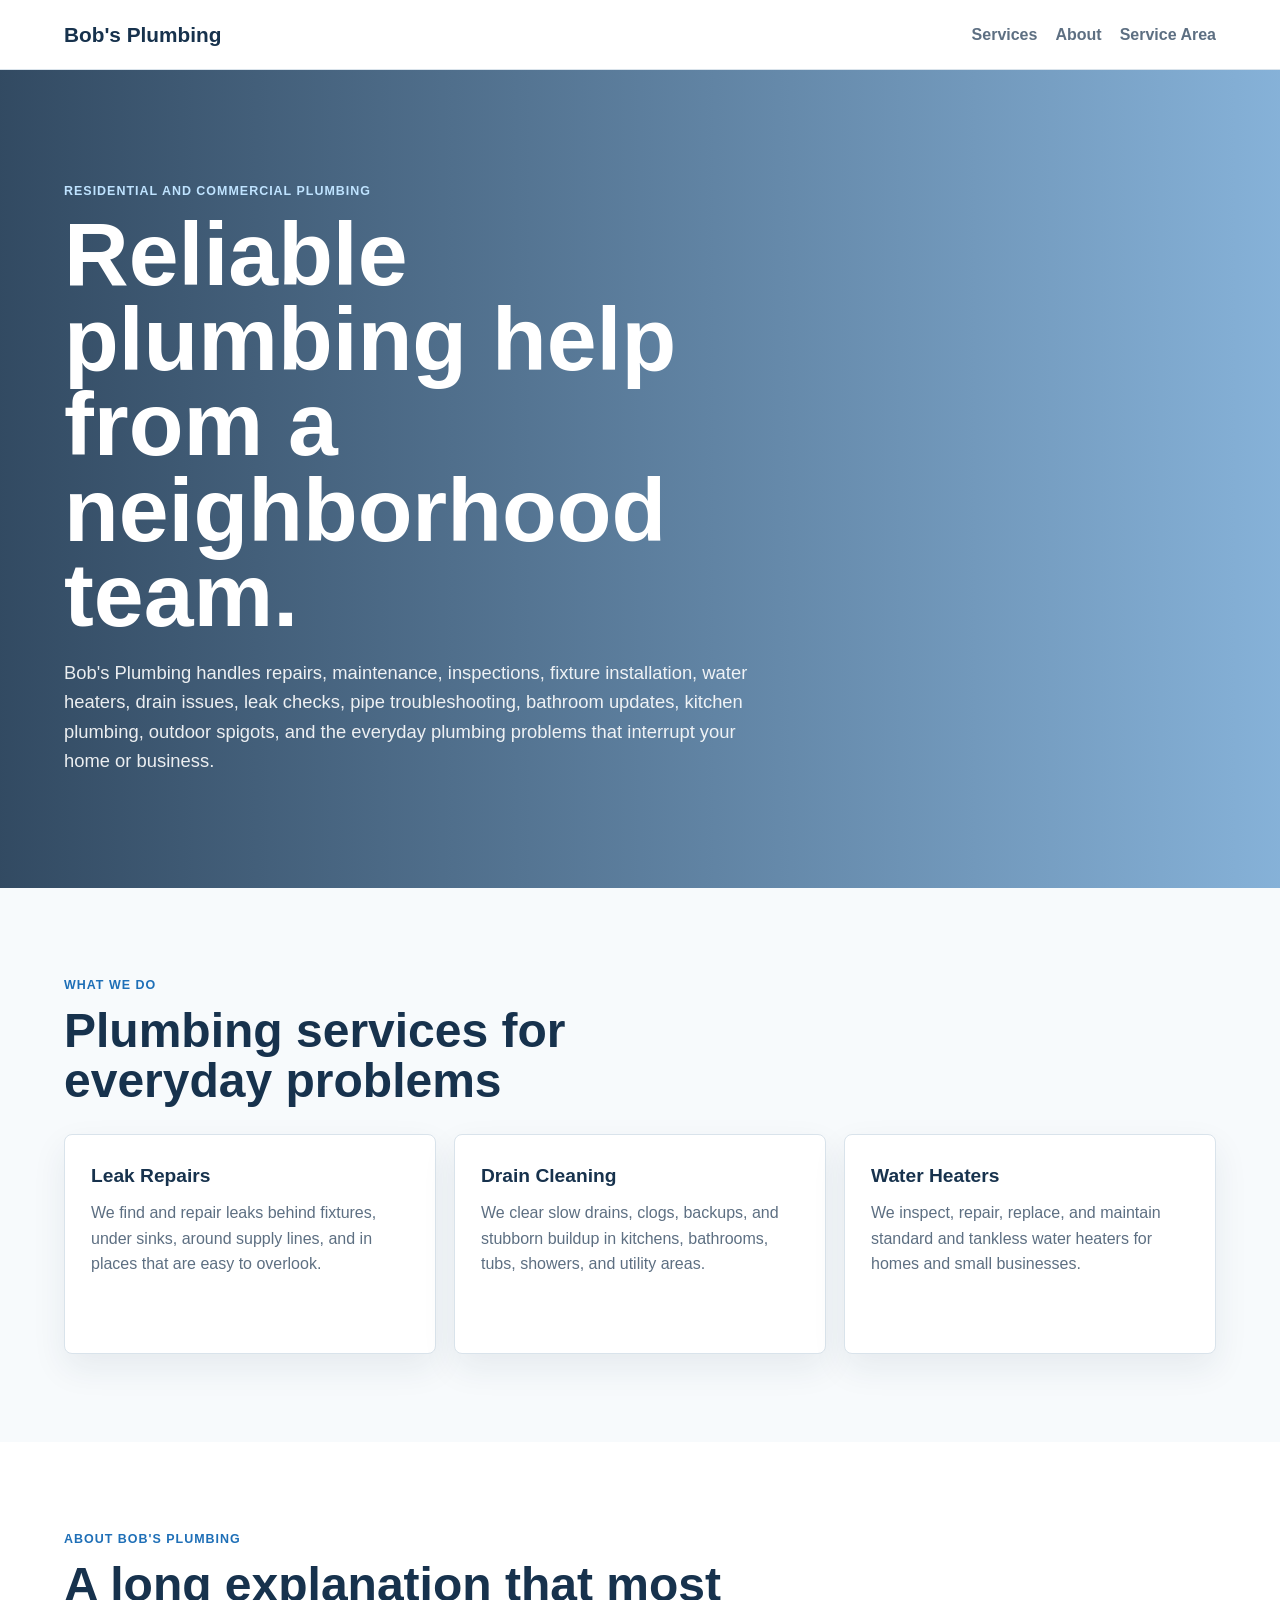
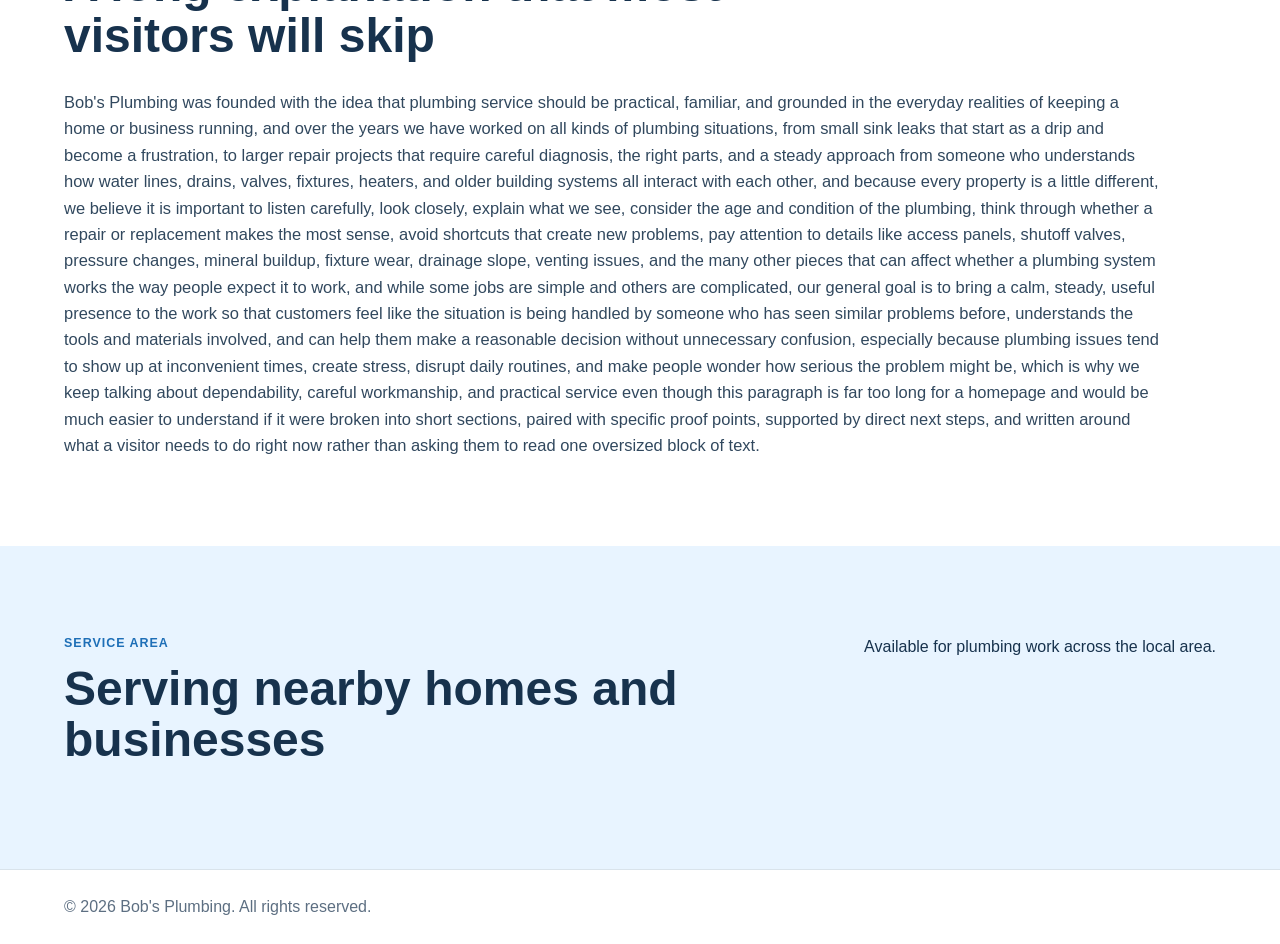
<file: bob-plumbing/broken/index.html>
<!DOCTYPE html>
<html lang="en">
<head>
  <meta charset="UTF-8">
  <meta name="viewport" content="width=device-width, initial-scale=1.0">
  <title>Bob's Plumbing</title>
  <link rel="stylesheet" href="styles.css">
</head>
<body>
  <header class="site-header">
    <a class="brand" href="#">Bob's Plumbing</a>
    <nav aria-label="Primary navigation">
      <a href="#services">Services</a>
      <a href="#about">About</a>
      <a href="#service-area">Service Area</a>
    </nav>
  </header>

  <main>
    <section class="hero">
      <div class="hero-content">
        <p class="eyebrow">Residential and commercial plumbing</p>
        <h1>Reliable plumbing help from a neighborhood team.</h1>
        <p class="lead">Bob's Plumbing handles repairs, maintenance, inspections, fixture installation, water heaters, drain issues, leak checks, pipe troubleshooting, bathroom updates, kitchen plumbing, outdoor spigots, and the everyday plumbing problems that interrupt your home or business.</p>
      </div>
    </section>

    <section class="section" id="services">
      <div class="section-heading">
        <p class="eyebrow">What we do</p>
        <h2>Plumbing services for everyday problems</h2>
      </div>

      <div class="service-grid">
        <article class="service-card">
          <h3>Leak Repairs</h3>
          <p>We find and repair leaks behind fixtures, under sinks, around supply lines, and in places that are easy to overlook.</p>
        </article>
        <article class="service-card">
          <h3>Drain Cleaning</h3>
          <p>We clear slow drains, clogs, backups, and stubborn buildup in kitchens, bathrooms, tubs, showers, and utility areas.</p>
        </article>
        <article class="service-card">
          <h3>Water Heaters</h3>
          <p>We inspect, repair, replace, and maintain standard and tankless water heaters for homes and small businesses.</p>
        </article>
      </div>
    </section>

    <section class="section about" id="about">
      <div class="section-heading">
        <p class="eyebrow">About Bob's Plumbing</p>
        <h2>A long explanation that most visitors will skip</h2>
      </div>

      <p class="wall-of-text">Bob's Plumbing was founded with the idea that plumbing service should be practical, familiar, and grounded in the everyday realities of keeping a home or business running, and over the years we have worked on all kinds of plumbing situations, from small sink leaks that start as a drip and become a frustration, to larger repair projects that require careful diagnosis, the right parts, and a steady approach from someone who understands how water lines, drains, valves, fixtures, heaters, and older building systems all interact with each other, and because every property is a little different, we believe it is important to listen carefully, look closely, explain what we see, consider the age and condition of the plumbing, think through whether a repair or replacement makes the most sense, avoid shortcuts that create new problems, pay attention to details like access panels, shutoff valves, pressure changes, mineral buildup, fixture wear, drainage slope, venting issues, and the many other pieces that can affect whether a plumbing system works the way people expect it to work, and while some jobs are simple and others are complicated, our general goal is to bring a calm, steady, useful presence to the work so that customers feel like the situation is being handled by someone who has seen similar problems before, understands the tools and materials involved, and can help them make a reasonable decision without unnecessary confusion, especially because plumbing issues tend to show up at inconvenient times, create stress, disrupt daily routines, and make people wonder how serious the problem might be, which is why we keep talking about dependability, careful workmanship, and practical service even though this paragraph is far too long for a homepage and would be much easier to understand if it were broken into short sections, paired with specific proof points, supported by direct next steps, and written around what a visitor needs to do right now rather than asking them to read one oversized block of text.</p>
    </section>

    <section class="section service-area" id="service-area">
      <div>
        <p class="eyebrow">Service area</p>
        <h2>Serving nearby homes and businesses</h2>
      </div>
      <p>Available for plumbing work across the local area.</p>
    </section>
  </main>

  <footer class="site-footer">
    <p>&copy; 2026 Bob's Plumbing. All rights reserved.</p>
  </footer>
</body>
</html>
</file>
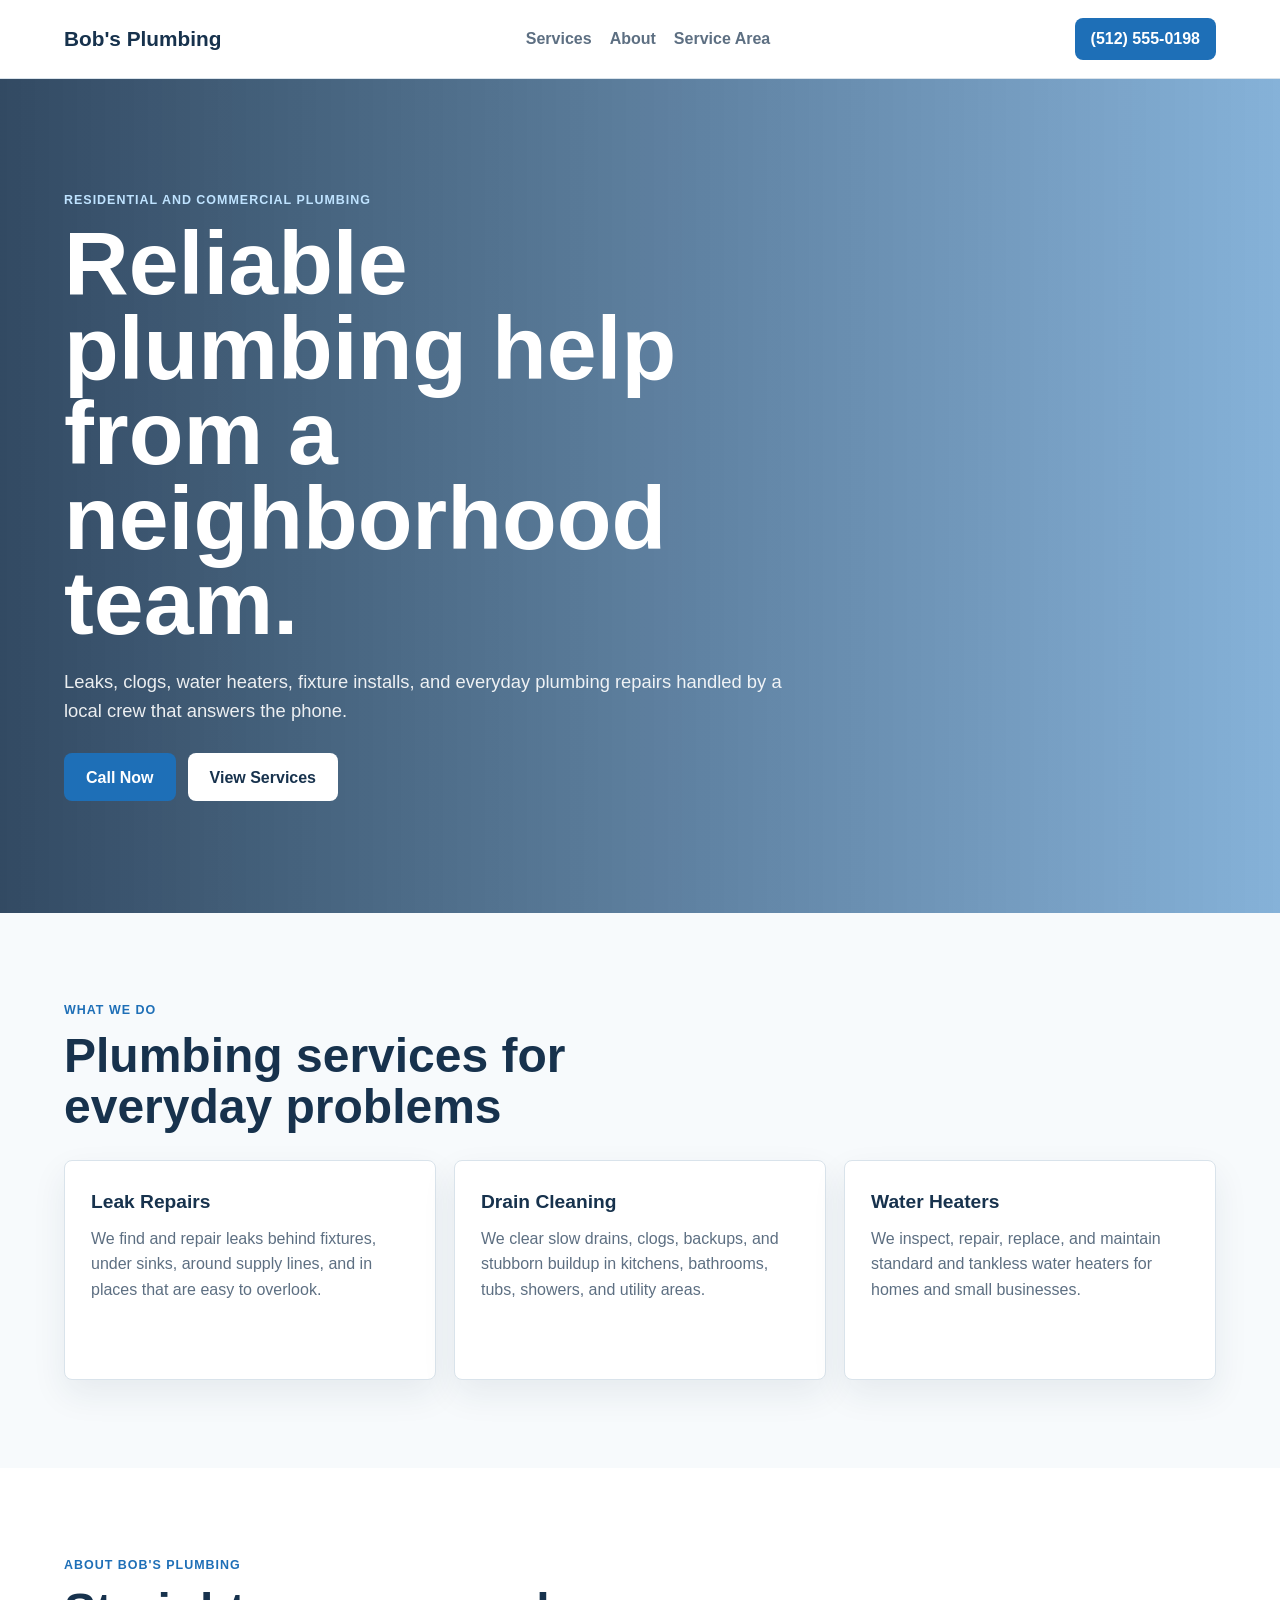
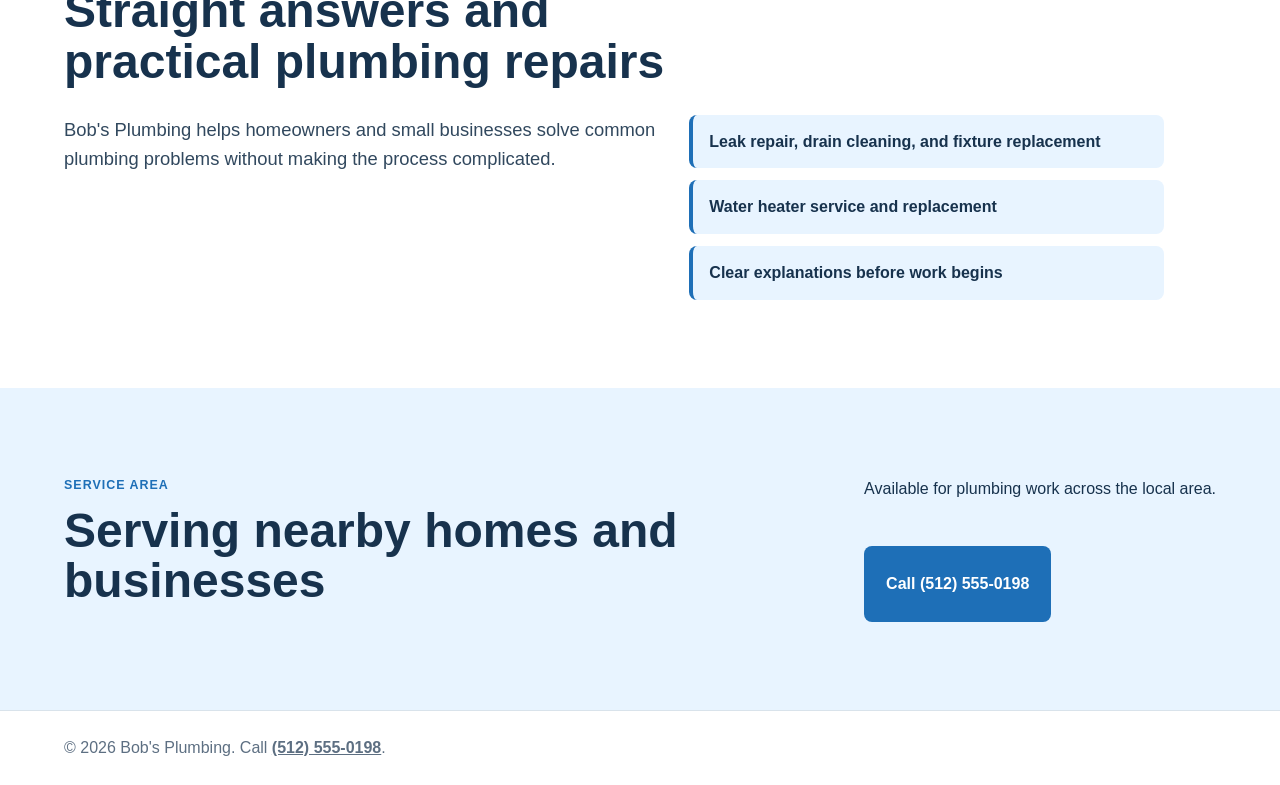
<file: bob-plumbing/fixed/index.html>
<!DOCTYPE html>
<html lang="en">
<head>
  <meta charset="UTF-8">
  <meta name="viewport" content="width=device-width, initial-scale=1.0">
  <title>Bob's Plumbing</title>
  <link rel="stylesheet" href="styles.css">
</head>
<body>
  <header class="site-header">
    <a class="brand" href="#">Bob's Plumbing</a>
    <nav aria-label="Primary navigation">
      <a href="#services">Services</a>
      <a href="#about">About</a>
      <a href="#service-area">Service Area</a>
    </nav>
    <a class="header-phone" href="tel:5125550198">(512) 555-0198</a>
  </header>

  <main>
    <section class="hero">
      <div class="hero-content">
        <p class="eyebrow">Residential and commercial plumbing</p>
        <h1>Reliable plumbing help from a neighborhood team.</h1>
        <p class="lead">Leaks, clogs, water heaters, fixture installs, and everyday plumbing repairs handled by a local crew that answers the phone.</p>
        <div class="hero-actions">
          <a class="button primary" href="tel:5125550198">Call Now</a>
          <a class="button secondary" href="#services">View Services</a>
        </div>
      </div>
    </section>

    <section class="section" id="services">
      <div class="section-heading">
        <p class="eyebrow">What we do</p>
        <h2>Plumbing services for everyday problems</h2>
      </div>

      <div class="service-grid">
        <article class="service-card">
          <h3>Leak Repairs</h3>
          <p>We find and repair leaks behind fixtures, under sinks, around supply lines, and in places that are easy to overlook.</p>
        </article>
        <article class="service-card">
          <h3>Drain Cleaning</h3>
          <p>We clear slow drains, clogs, backups, and stubborn buildup in kitchens, bathrooms, tubs, showers, and utility areas.</p>
        </article>
        <article class="service-card">
          <h3>Water Heaters</h3>
          <p>We inspect, repair, replace, and maintain standard and tankless water heaters for homes and small businesses.</p>
        </article>
      </div>
    </section>

    <section class="section about" id="about">
      <div class="section-heading">
        <p class="eyebrow">About Bob's Plumbing</p>
        <h2>Straight answers and practical plumbing repairs</h2>
      </div>

      <div class="about-grid">
        <p>Bob's Plumbing helps homeowners and small businesses solve common plumbing problems without making the process complicated.</p>
        <ul class="proof-list">
          <li>Leak repair, drain cleaning, and fixture replacement</li>
          <li>Water heater service and replacement</li>
          <li>Clear explanations before work begins</li>
        </ul>
      </div>
    </section>

    <section class="section service-area" id="service-area">
      <div>
        <p class="eyebrow">Service area</p>
        <h2>Serving nearby homes and businesses</h2>
      </div>
      <div class="contact-panel">
        <p>Available for plumbing work across the local area.</p>
        <a class="button primary" href="tel:5125550198">Call (512) 555-0198</a>
      </div>
    </section>
  </main>

  <footer class="site-footer">
    <p>&copy; 2026 Bob's Plumbing. Call <a href="tel:5125550198">(512) 555-0198</a>.</p>
  </footer>
</body>
</html>
</file>
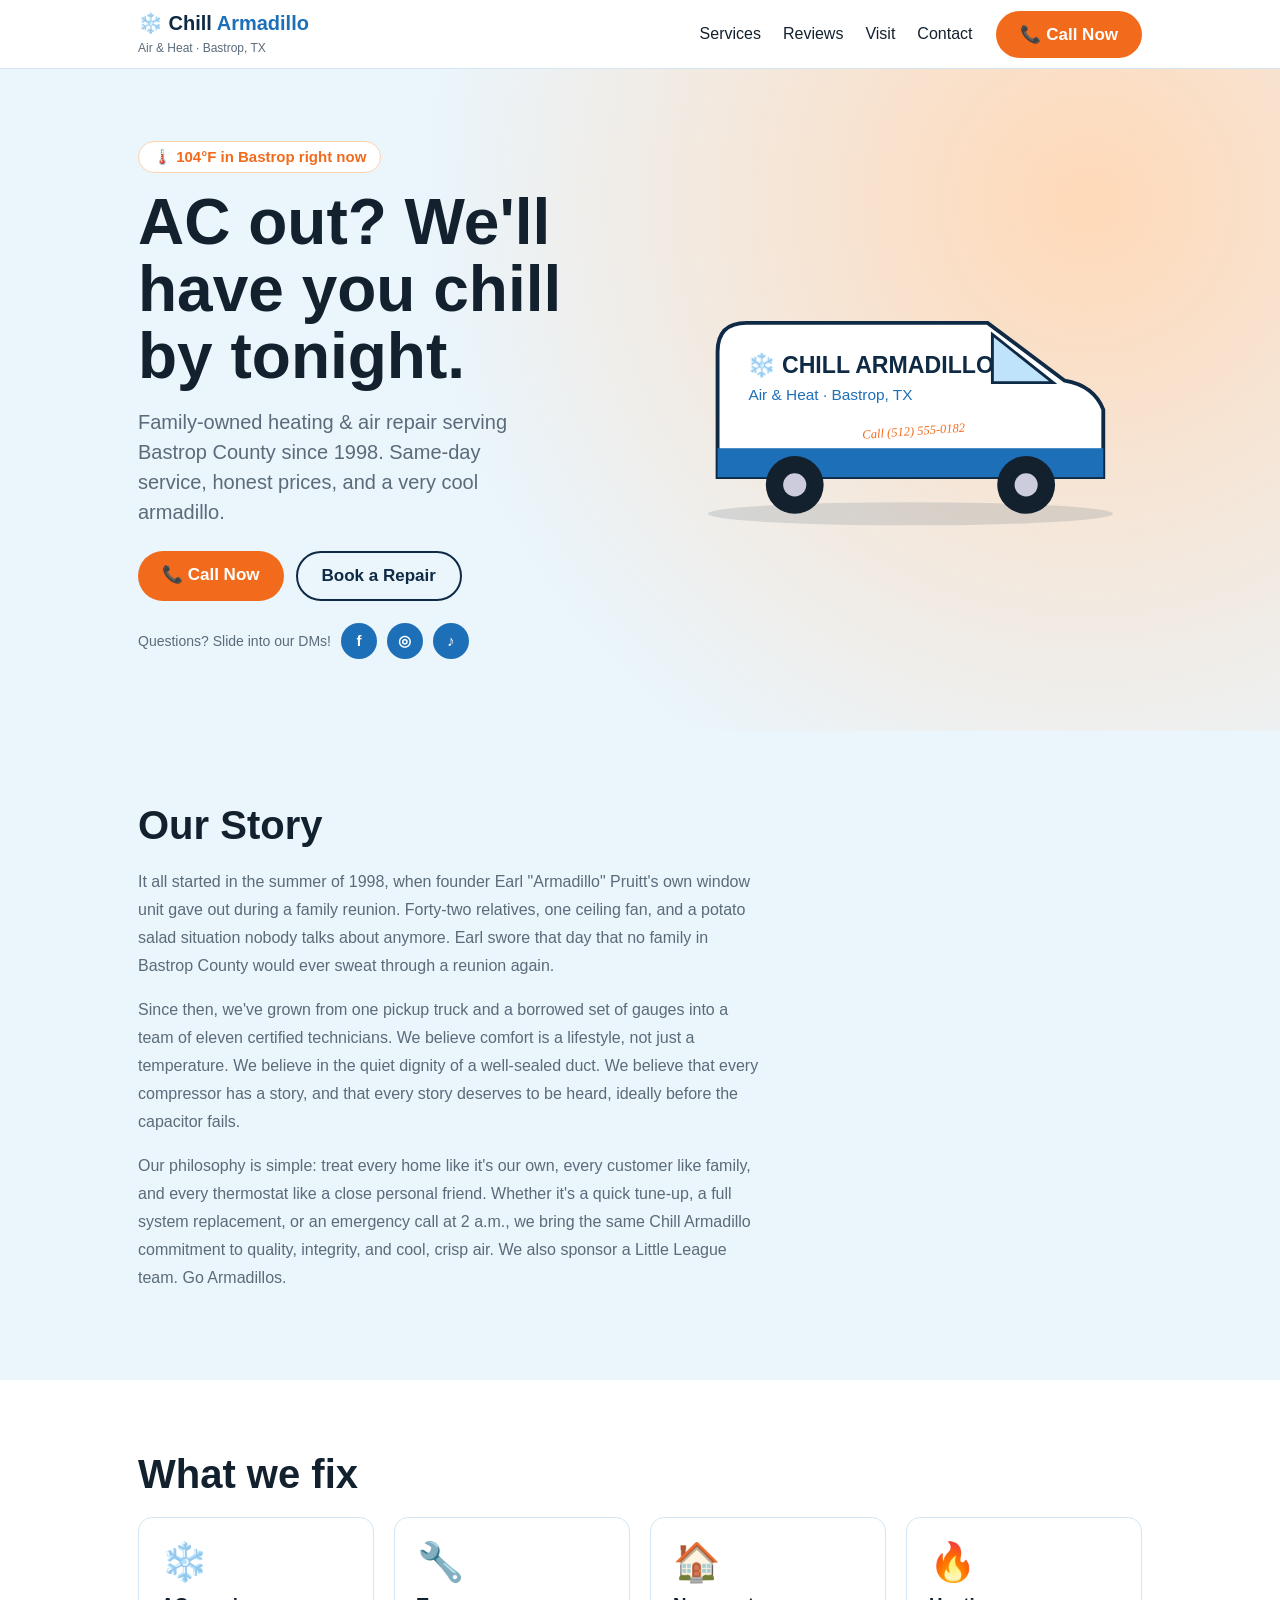
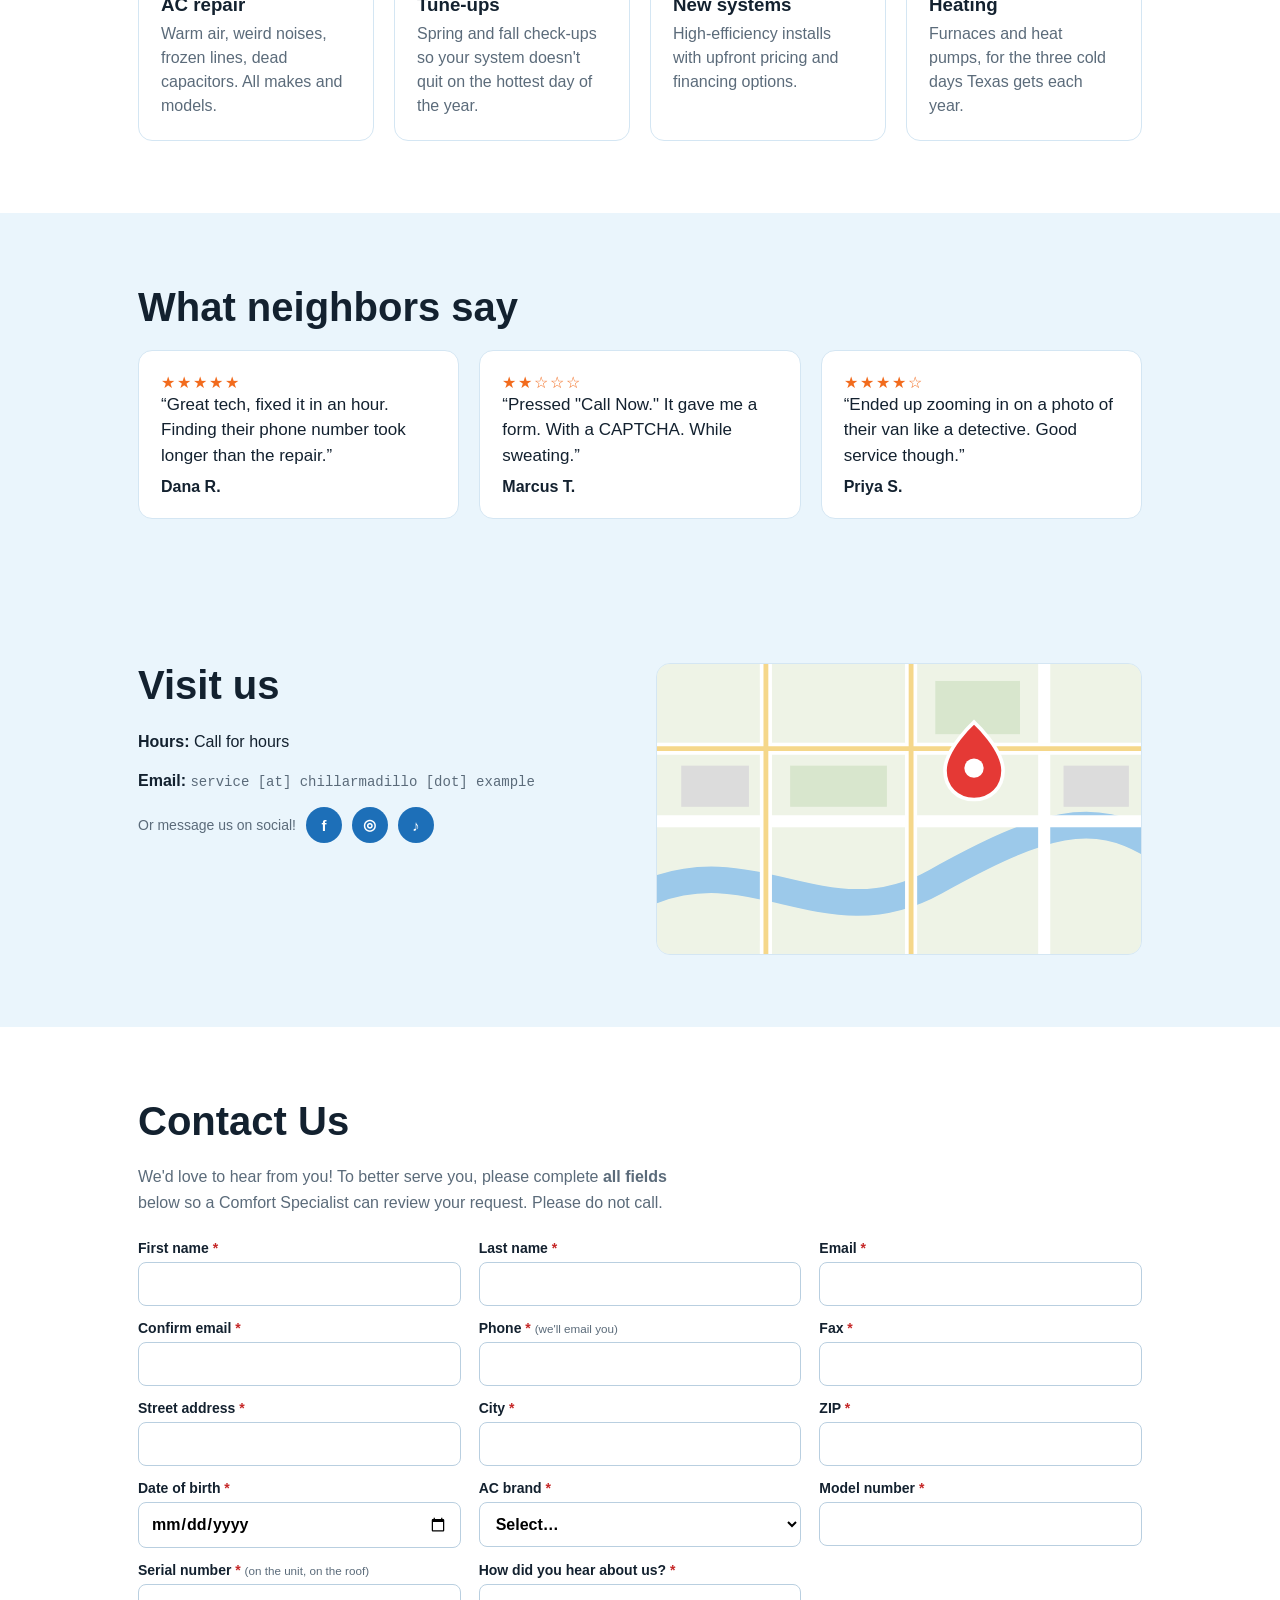
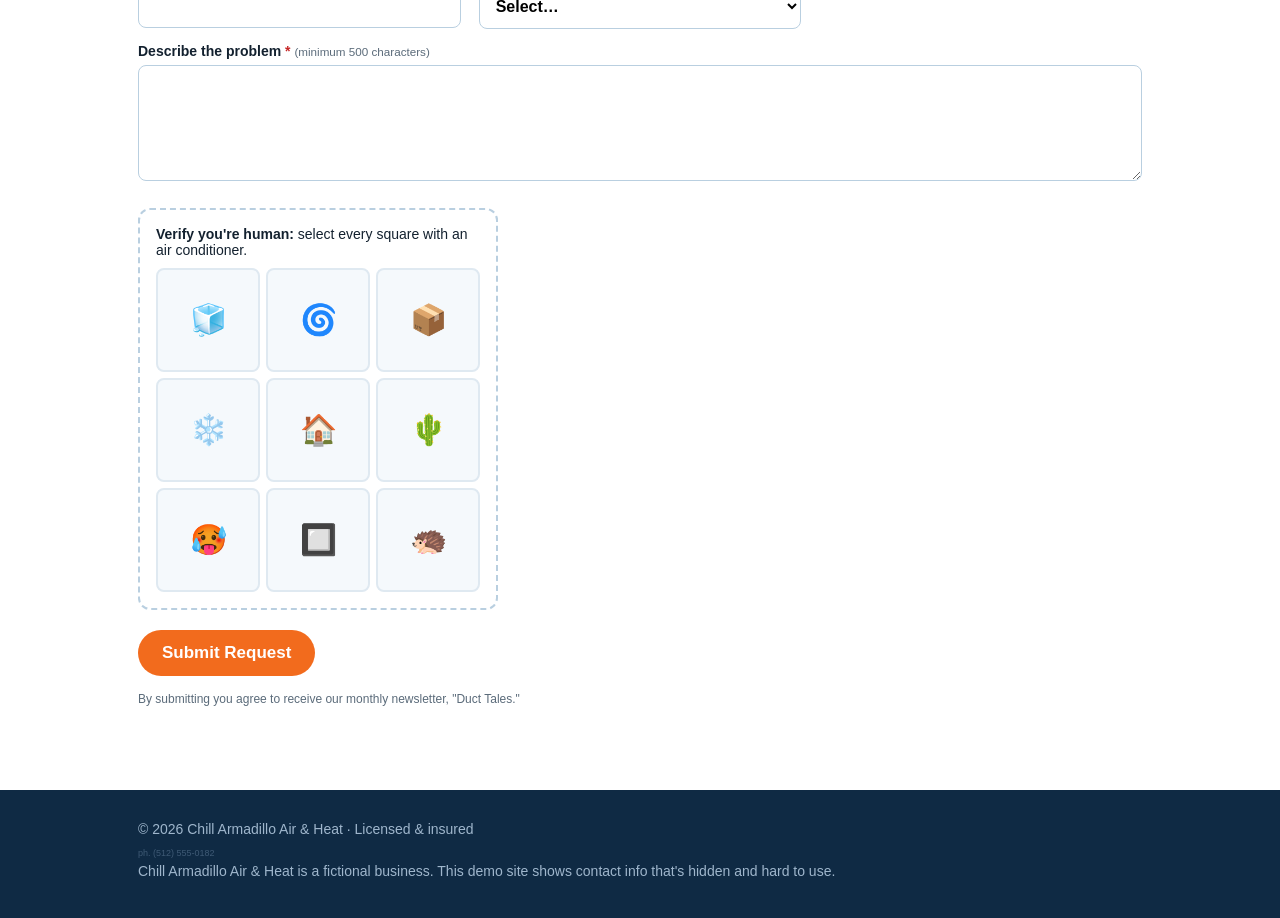
<file: ReelSites/contact-info/index.html>
<!DOCTYPE html>
<html lang="en">
<head>
<meta charset="UTF-8">
<meta name="viewport" content="width=device-width, initial-scale=1.0">
<title>Chill Armadillo Air &amp; Heat</title>
<style>
  /* ============================================================
     INTENTIONALLY BAD CONTACT INFO — DEMO ONLY
     The site looks fine. Actually reaching the business does not:
       - phone number only appears inside a picture (painted on the van, drawn in SVG)
       - the other copy of the number is tiny, low-contrast, canvas-drawn text in the footer
       - no tap-to-call anywhere: nothing can be tapped, selected, or copied
       - "Call Now" buttons are really links to the contact form
       - hours say "Call for hours" (with what number?)
       - address is only a static picture of a map, no text, no link
       - email obfuscated as "service [at] ... [dot] ..."
       - social icons offered as the main way to get in touch
       - contact section buried at the very bottom, after the long "Our Story" copy
       - the form has 15 required fields plus a CAPTCHA puzzle
       - submitting promises a reply in 3–5 business days (it's 104°F)
     ============================================================ */

  *, *::before, *::after { box-sizing: border-box; }

  :root {
    --navy: #0f2a44;
    --blue: #1d6fb8;
    --ice: #eaf5fc;
    --frost: #ffffff;
    --sun: #f26b1d;
    --ink: #13212f;
    --muted: #5b6b7a;
    --line: #d4e6f3;
  }

  html { scroll-behavior: smooth; }
  body {
    margin: 0;
    font-family: "Trebuchet MS", "Segoe UI", sans-serif;
    background: var(--ice);
    color: var(--ink);
  }

  .wrap { max-width: 1100px; margin: 0 auto; padding-inline: clamp(16px, 5vw, 48px); }
  h2 { font-size: clamp(28px, 4vw, 40px); margin: 0 0 20px; }
  section { padding: clamp(48px, 8vw, 72px) 0; scroll-margin-top: 68px; }

  /* ---------- Header ---------- */
  .topbar { background: var(--frost); border-bottom: 1px solid var(--line); position: sticky; top: 0; z-index: 20; }
  .topbar .wrap { display: flex; align-items: center; gap: 24px; min-height: 68px; }
  .logo { font-weight: bold; font-size: 20px; color: var(--navy); margin-right: auto; line-height: 1.1; }
  .logo span { color: var(--blue); }
  .nav { display: flex; gap: 22px; }
  .nav a { color: var(--ink); text-decoration: none; }
  @media (max-width: 760px) { .nav { display: none; } }
  .btn {
    display: inline-block; background: var(--sun); color: #fff; text-decoration: none; text-align: center;
    padding: 13px 24px; border-radius: 999px; font-weight: bold; font-size: 17px; border: 0; cursor: pointer;
  }
  .btn.ghost { background: transparent; color: var(--navy); border: 2px solid var(--navy); }

  /* ---------- Hero ---------- */
  .hero { background: radial-gradient(circle at 85% 20%, #ffd9b8, var(--ice) 55%); }
  .hero .wrap { display: grid; grid-template-columns: 1.1fr 1fr; gap: 32px; align-items: center; }
  @media (max-width: 800px) { .hero .wrap { grid-template-columns: 1fr; } }
  .temp { display: inline-block; background: #fff; border: 1px solid #ffd2b0; color: var(--sun); font-weight: bold; padding: 6px 14px; border-radius: 999px; font-size: 15px; }
  .hero h1 { font-size: clamp(36px, 6.5vw, 64px); line-height: 1.05; margin: 16px 0; }
  .hero p { font-size: clamp(17px, 2vw, 20px); line-height: 1.5; color: var(--muted); margin: 0 0 24px; max-width: 36ch; }
  .actions { display: flex; flex-wrap: wrap; gap: 12px; }
  .van { width: 100%; max-width: 480px; height: auto; display: block; margin-inline: auto; }

  /* ---------- Content ---------- */
  .story p { line-height: 1.75; max-width: 70ch; color: var(--muted); }
  .grid { display: grid; grid-template-columns: repeat(auto-fit, minmax(220px, 1fr)); gap: 20px; }
  .card { background: var(--frost); border: 1px solid var(--line); border-radius: 14px; padding: 22px; }
  .card .emoji { font-size: 38px; }
  .card h3 { margin: 10px 0 6px; }
  .card p { margin: 0; color: var(--muted); line-height: 1.5; }
  .services { background: var(--frost); }
  .review q { display: block; font-size: 17px; line-height: 1.5; margin-bottom: 10px; }
  .review .stars { color: var(--sun); letter-spacing: 2px; }

  footer { background: var(--navy); color: #9fb6cc; font-size: 14px; padding: 28px 0 36px; line-height: 1.6; }

  /* ============================================================
     THE BAD STUFF
     ============================================================ */
  .van text { user-select: none; -webkit-user-select: none; pointer-events: none; }   /* it's "just an image" */

  .social-only { display: flex; align-items: center; gap: 10px; font-size: 14px; color: var(--muted); flex-wrap: wrap; }
  .social-only a {
    width: 36px; height: 36px; border-radius: 50%; display: grid; place-items: center; text-decoration: none;
    color: #fff; font-weight: bold; font-size: 15px; background: var(--blue);
  }

  .visit .wrap { display: grid; grid-template-columns: repeat(auto-fit, minmax(260px, 1fr)); gap: 32px; align-items: start; }
  .visit p { line-height: 1.7; margin: 0 0 12px; }
  .map { border-radius: 14px; overflow: hidden; border: 1px solid var(--line); display: block; }
  .map svg { display: block; width: 100%; height: auto; }
  .obfuscated { font-family: monospace; font-size: 14px; color: var(--muted); }

  .contact { background: var(--frost); }
  .contact .intro { color: var(--muted); max-width: 60ch; line-height: 1.6; }
  .form-grid { display: grid; grid-template-columns: repeat(auto-fit, minmax(240px, 1fr)); gap: 14px 18px; margin: 24px 0; }
  .form-grid label { display: block; font-size: 14px; font-weight: bold; }
  .form-grid label small { font-weight: normal; color: var(--muted); }
  .form-grid input, .form-grid select, .form-grid textarea {
    width: 100%; margin-top: 6px; padding: 12px; font: inherit; font-size: 16px; border: 1px solid #b9cfe0; border-radius: 8px; background: #fff;
  }
  .form-grid .full { grid-column: 1 / -1; }
  .req { color: #c62828; }
  .captcha { border: 2px dashed #b9cfe0; border-radius: 12px; padding: 16px; max-width: 360px; }
  .captcha p { margin: 0 0 10px; font-size: 14px; }
  .tiles { display: grid; grid-template-columns: repeat(3, 1fr); gap: 6px; }
  .tiles button { font-size: 30px; aspect-ratio: 1; border: 2px solid #dfe9f1; border-radius: 8px; background: #f5f9fc; cursor: pointer; }
  .tiles button.on { border-color: var(--blue); background: #d6ebfa; }
  .fine { font-size: 12px; color: var(--muted); margin-top: 10px; }
  .result { display: none; margin-top: 18px; padding: 18px; border-radius: 12px; background: #fff4e5; border: 1px solid #ffd2b0; font-size: 17px; line-height: 1.5; }
  .result.show { display: block; }
  #footer-phone { display: block; margin-top: 6px; }
</style>
</head>
<body>

  <div class="topbar">
    <div class="wrap">
      <div class="logo">❄️ Chill <span>Armadillo</span><br><small style="font-weight:normal;font-size:12px;color:var(--muted)">Air &amp; Heat &middot; Bastrop, TX</small></div>
      <nav class="nav">
        <a href="#services">Services</a>
        <a href="#reviews">Reviews</a>
        <a href="#visit">Visit</a>
        <a href="#contact">Contact</a>
      </nav>
      <a class="btn" href="#contact">📞 Call Now</a>   <!-- not a phone link. it's the form. -->
    </div>
  </div>

  <section class="hero">
    <div class="wrap">
      <div>
        <span class="temp">🌡️ 104°F in Bastrop right now</span>
        <h1>AC out? We'll have you chill by tonight.</h1>
        <p>Family-owned heating &amp; air repair serving Bastrop County since 1998. Same-day service, honest prices, and a very cool armadillo.</p>
        <div class="actions">
          <a class="btn" href="#contact">📞 Call Now</a>
          <a class="btn ghost" href="#contact">Book a Repair</a>
        </div>
        <div class="social-only" style="margin-top:22px">
          Questions? Slide into our DMs!
          <a href="#" aria-label="Facebook">f</a><a href="#" aria-label="Instagram">◎</a><a href="#" aria-label="TikTok">♪</a>
        </div>
      </div>
      <!-- The ONLY readable phone number on the page... painted on a picture of the van. -->
      <svg class="van" viewBox="0 0 480 280" role="img" aria-label="Our service van">
        <ellipse cx="240" cy="258" rx="210" ry="12" fill="#0f2a44" opacity=".12"/>
        <path d="M40 90 Q40 60 70 60 H320 L400 120 Q430 125 440 150 V220 H40 Z" fill="#fff" stroke="#0f2a44" stroke-width="4"/>
        <path d="M325 72 L388 122 H325 Z" fill="#bfe3fa" stroke="#0f2a44" stroke-width="3"/>
        <rect x="40" y="190" width="400" height="30" fill="#1d6fb8"/>
        <circle cx="120" cy="228" r="30" fill="#13212f"/><circle cx="120" cy="228" r="12" fill="#ccd"/>
        <circle cx="360" cy="228" r="30" fill="#13212f"/><circle cx="360" cy="228" r="12" fill="#ccd"/>
        <text x="70" y="112" font-size="24" font-weight="bold" fill="#0f2a44" font-family="Trebuchet MS, sans-serif">❄️ CHILL ARMADILLO</text>
        <text x="72" y="140" font-size="16" fill="#1d6fb8" font-family="Trebuchet MS, sans-serif">Air &amp; Heat · Bastrop, TX</text>
        <text x="190" y="176" font-size="13" fill="#f26b1d" font-style="italic" font-family="Georgia, serif" transform="rotate(-4 250 172)">Call (512) 555-0182</text>
      </svg>
    </div>
  </section>

  <section class="story">
    <div class="wrap">
      <h2>Our Story</h2>
      <p>It all started in the summer of 1998, when founder Earl "Armadillo" Pruitt's own window unit gave out during a family reunion. Forty-two relatives, one ceiling fan, and a potato salad situation nobody talks about anymore. Earl swore that day that no family in Bastrop County would ever sweat through a reunion again.</p>
      <p>Since then, we've grown from one pickup truck and a borrowed set of gauges into a team of eleven certified technicians. We believe comfort is a lifestyle, not just a temperature. We believe in the quiet dignity of a well-sealed duct. We believe that every compressor has a story, and that every story deserves to be heard, ideally before the capacitor fails.</p>
      <p>Our philosophy is simple: treat every home like it's our own, every customer like family, and every thermostat like a close personal friend. Whether it's a quick tune-up, a full system replacement, or an emergency call at 2&nbsp;a.m., we bring the same Chill Armadillo commitment to quality, integrity, and cool, crisp air. We also sponsor a Little League team. Go Armadillos.</p>
    </div>
  </section>

  <section class="services" id="services">
    <div class="wrap">
      <h2>What we fix</h2>
      <div class="grid">
        <div class="card"><div class="emoji">❄️</div><h3>AC repair</h3><p>Warm air, weird noises, frozen lines, dead capacitors. All makes and models.</p></div>
        <div class="card"><div class="emoji">🔧</div><h3>Tune-ups</h3><p>Spring and fall check-ups so your system doesn't quit on the hottest day of the year.</p></div>
        <div class="card"><div class="emoji">🏠</div><h3>New systems</h3><p>High-efficiency installs with upfront pricing and financing options.</p></div>
        <div class="card"><div class="emoji">🔥</div><h3>Heating</h3><p>Furnaces and heat pumps, for the three cold days Texas gets each year.</p></div>
      </div>
    </div>
  </section>

  <section id="reviews">
    <div class="wrap">
      <h2>What neighbors say</h2>
      <div class="grid">
        <div class="card review"><div class="stars">★★★★★</div><q>Great tech, fixed it in an hour. Finding their phone number took longer than the repair.</q><b>Dana R.</b></div>
        <div class="card review"><div class="stars">★★☆☆☆</div><q>Pressed "Call Now." It gave me a form. With a CAPTCHA. While sweating.</q><b>Marcus T.</b></div>
        <div class="card review"><div class="stars">★★★★☆</div><q>Ended up zooming in on a photo of their van like a detective. Good service though.</q><b>Priya S.</b></div>
      </div>
    </div>
  </section>

  <section class="visit" id="visit">
    <div class="wrap">
      <div>
        <h2>Visit us</h2>
        <p><b>Hours:</b> Call for hours</p>
        <p><b>Email:</b> <span class="obfuscated">service [at] chillarmadillo [dot] example</span></p>
        <div class="social-only">Or message us on social! <a href="#" aria-label="Facebook">f</a><a href="#" aria-label="Instagram">◎</a><a href="#" aria-label="TikTok">♪</a></div>
      </div>
      <!-- A picture of a map. No address, no link, no directions. -->
      <div class="map" aria-hidden="true">
        <svg viewBox="0 0 400 240">
          <rect width="400" height="240" fill="#eef3e6"/>
          <path d="M-10 190 C 80 150, 140 230, 230 180 S 360 120, 410 150" stroke="#9cc9ea" stroke-width="22" fill="none"/>
          <path d="M0 70 H400 M0 130 H400 M90 0 V240 M210 0 V240 M320 0 V240" stroke="#fff" stroke-width="10"/>
          <path d="M0 70 H400 M90 0 V240 M210 0 V240" stroke="#f5d78a" stroke-width="4"/>
          <rect x="110" y="84" width="80" height="34" fill="#d8e6cd"/><rect x="230" y="14" width="70" height="44" fill="#d8e6cd"/>
          <rect x="336" y="84" width="54" height="34" fill="#dcdcdc"/><rect x="20" y="84" width="56" height="34" fill="#dcdcdc"/>
          <path d="M262 112 c-14 0 -24 -10 -24 -24 c0 -18 24 -40 24 -40 s24 22 24 40 c0 14 -10 24 -24 24z" fill="#e53935" stroke="#fff" stroke-width="3"/>
          <circle cx="262" cy="86" r="8" fill="#fff"/>
        </svg>
      </div>
    </div>
  </section>

  <section class="contact" id="contact">
    <div class="wrap">
      <h2>Contact Us</h2>
      <p class="intro">We'd love to hear from you! To better serve you, please complete <b>all fields</b> below so a Comfort Specialist can review your request. Please do not call.</p>
      <form id="form" novalidate>
        <div class="form-grid">
          <label>First name <span class="req">*</span><input required></label>
          <label>Last name <span class="req">*</span><input required></label>
          <label>Email <span class="req">*</span><input type="email" required></label>
          <label>Confirm email <span class="req">*</span><input type="email" required></label>
          <label>Phone <span class="req">*</span> <small>(we'll email you)</small><input type="tel" required></label>
          <label>Fax <span class="req">*</span><input type="tel" required></label>
          <label>Street address <span class="req">*</span><input required></label>
          <label>City <span class="req">*</span><input required></label>
          <label>ZIP <span class="req">*</span><input inputmode="numeric" required></label>
          <label>Date of birth <span class="req">*</span><input type="date" required></label>
          <label>AC brand <span class="req">*</span><select required><option>Select…</option><option>Carrier</option><option>Trane</option><option>Lennox</option><option>No idea, it's in the attic</option></select></label>
          <label>Model number <span class="req">*</span><input required></label>
          <label>Serial number <span class="req">*</span> <small>(on the unit, on the roof)</small><input required></label>
          <label>How did you hear about us? <span class="req">*</span><select required><option>Select…</option><option>Our van</option><option>A friend</option><option>Desperation</option></select></label>
          <label class="full">Describe the problem <span class="req">*</span> <small>(minimum 500 characters)</small><textarea rows="5" required></textarea></label>
        </div>
        <div class="captcha">
          <p><b>Verify you're human:</b> select every square with an air conditioner.</p>
          <div class="tiles" id="tiles">
            <button type="button">🧊</button><button type="button">🌀</button><button type="button">📦</button>
            <button type="button">❄️</button><button type="button">🏠</button><button type="button">🌵</button>
            <button type="button">🥵</button><button type="button">🔲</button><button type="button">🦔</button>
          </div>
        </div>
        <p style="margin-top:20px"><button class="btn" type="submit">Submit Request</button></p>
        <p class="fine">By submitting you agree to receive our monthly newsletter, "Duct Tales."</p>
        <div class="result" id="result">✅ <b>Thanks!</b> A Comfort Specialist will get back to you in <b>3–5 business days</b>.<br>Stay cool out there! 🥵</div>
      </form>
    </div>
  </section>

  <footer>
    <div class="wrap">
      &copy; 2026 Chill Armadillo Air &amp; Heat &middot; Licensed &amp; insured
      <canvas id="footer-phone" width="150" height="14" aria-hidden="true"></canvas>
      Chill Armadillo Air &amp; Heat is a fictional business. This demo site shows contact info that's hidden and hard to use.
    </div>
  </footer>

<script>
  // Everything below makes getting in touch harder. Demo only.

  // The footer phone number is drawn on a canvas: tiny, dim, and impossible to tap, select, or copy.
  const c = document.getElementById('footer-phone');
  const dpr = window.devicePixelRatio || 1;
  c.width = 150 * dpr; c.height = 14 * dpr;
  c.style.width = '150px'; c.style.height = '14px';
  const ctx = c.getContext('2d');
  ctx.scale(dpr, dpr);
  ctx.font = '9px "Trebuchet MS", sans-serif';
  ctx.fillStyle = '#3f5a75';
  ctx.fillText('ph. (512) 555-0182', 0, 10);

  // CAPTCHA tiles toggle. None of them is really an AC unit.
  document.querySelectorAll('#tiles button').forEach(b => b.onclick = () => b.classList.toggle('on'));

  // Submitting does... this.
  document.getElementById('form').addEventListener('submit', e => {
    e.preventDefault();
    const r = document.getElementById('result');
    r.classList.add('show');
    r.scrollIntoView({ behavior: 'smooth', block: 'center' });
  });
</script>

</body>
</html>
</file>
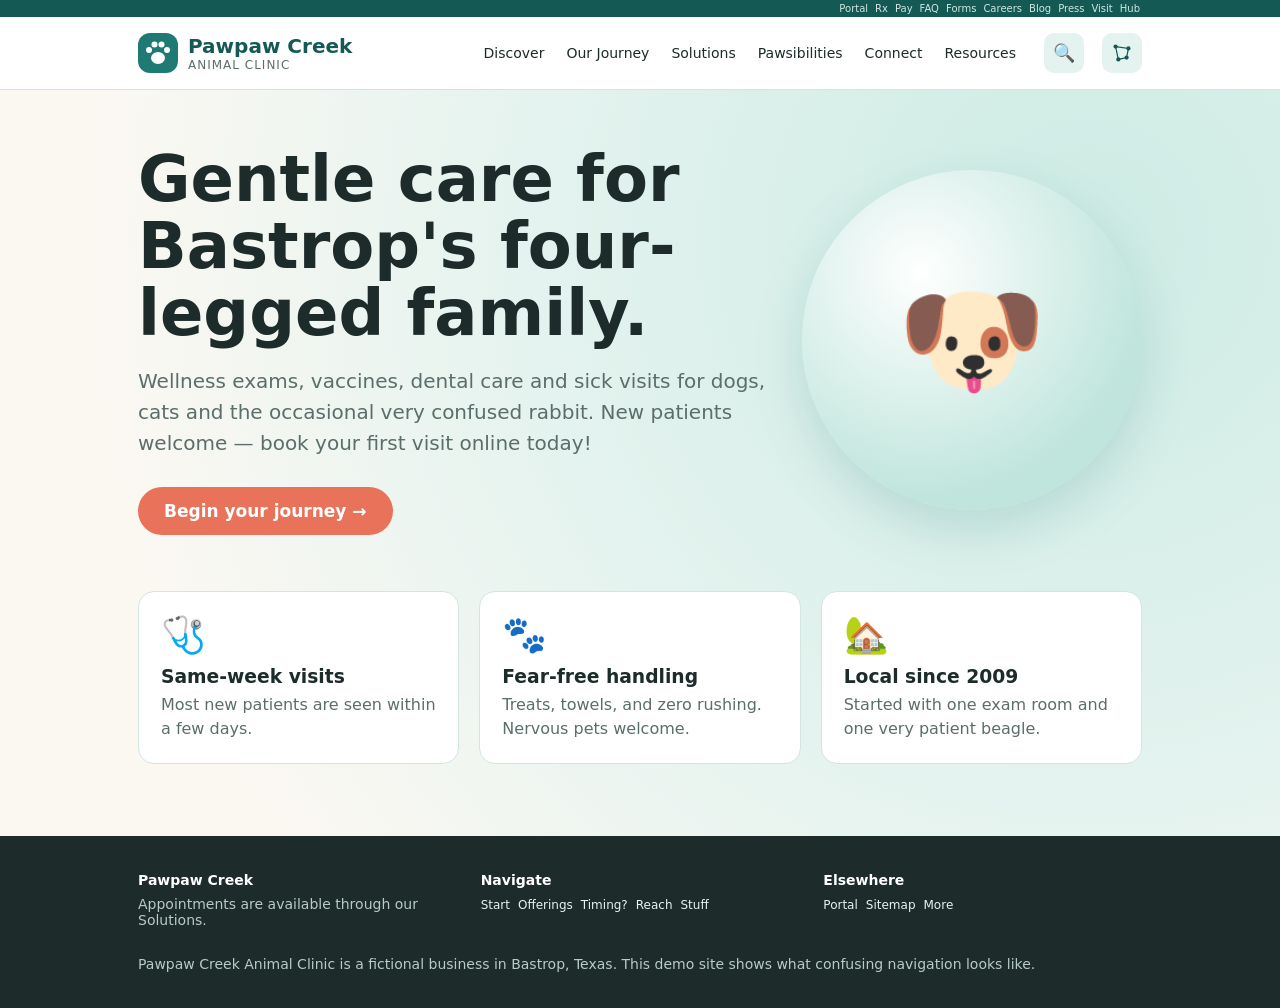
<file: ReelSites/navigation/index.html>
<!DOCTYPE html>
<html lang="en">
<head>
<meta charset="UTF-8">
<meta name="viewport" content="width=device-width, initial-scale=1.0">
<title>Pawpaw Creek Animal Clinic</title>
<style>
  /* ============================================================
     INTENTIONALLY BAD NAVIGATION — DEMO ONLY
     The pages are fine. Finding them is not:
       - unlabeled "mystery" icon menu, even on desktop
       - vague, clever labels: Discover, Our Journey, Solutions, Pawsibilities, Connect, Resources
       - "Book appointment" is buried: Solutions > Wellness > Services > Scheduling
       - hover-only mega menu, 3 levels deep, closes the instant the mouse slips off
       - clicking a top-level label goes to "Coming soon" instead of opening its menu
       - three menus (top, side drawer, footer) with different, contradicting labels
       - side drawer submenus only open from a tiny caret; tapping the label dead-ends
       - logo doesn't go home (it goes to "Our Journey"), and no "Home" link up top
       - no current-page indicator, no URL change, Back button leaves the site
       - hero button says "Begin your journey" and goes to... the history page
       - a row of tiny, packed-together utility links that all lead to "Coming soon"
     ============================================================ */

  *, *::before, *::after { box-sizing: border-box; }

  :root {
    --teal: #1f7a74;
    --teal-dark: #155955;
    --mint: #e4f3ef;
    --cream: #fbf8f2;
    --coral: #e8735a;
    --ink: #1d2b2a;
    --muted: #5b6e6b;
    --line: #d3e5e0;
  }

  body {
    margin: 0;
    font-family: "Segoe UI", system-ui, -apple-system, sans-serif;
    background: var(--cream);
    color: var(--ink);
  }

  .wrap { max-width: 1100px; margin: 0 auto; padding-inline: clamp(16px, 5vw, 48px); }
  h2 { font-size: clamp(28px, 4vw, 40px); margin: 0 0 16px; }
  a { color: var(--teal); }

  .btn {
    display: inline-block; background: var(--coral); color: #fff; text-decoration: none;
    padding: 14px 26px; border-radius: 999px; font-weight: bold; font-size: 17px; border: 0; cursor: pointer;
  }
  .btn.ghost { background: #fff; color: var(--teal); border: 2px solid var(--teal); }

  /* ---------- Header ---------- */
  .topbar { position: sticky; top: 0; z-index: 40; background: #fff; border-bottom: 1px solid var(--line); }
  .topbar .wrap { display: flex; align-items: center; gap: 18px; min-height: 72px; }
  .logo { display: flex; align-items: center; gap: 10px; text-decoration: none; color: var(--teal-dark); font-weight: bold; font-size: 20px; margin-right: auto; }
  .logo small { display: block; font-size: 12px; font-weight: normal; color: var(--muted); letter-spacing: 1px; text-transform: uppercase; }
  .logo svg { flex: none; }

  /* ---------- Panels ("pages") ---------- */
  .panel { padding: 56px 0 72px; min-height: 60vh; }
  .panel[hidden] { display: none; }
  .lead { font-size: clamp(17px, 2vw, 20px); line-height: 1.55; color: var(--muted); max-width: 52ch; margin: 0 0 28px; }

  .hero { background: radial-gradient(circle at 85% 20%, #cdebe4, var(--mint) 45%, var(--cream) 80%); }
  .hero-inner { display: grid; grid-template-columns: 1.3fr .7fr; gap: 32px; align-items: center; }
  .hero h1 { font-size: clamp(36px, 6.5vw, 64px); line-height: 1.05; margin: 0 0 18px; max-width: 14ch; }
  .art {
    aspect-ratio: 1; border-radius: 50%; display: grid; place-items: center; font-size: clamp(64px, 11vw, 120px);
    background: radial-gradient(circle at 35% 30%, #fff, #bfe5dc 70%); box-shadow: 0 20px 50px rgba(31,122,116,.18);
  }
  @media (max-width: 700px) { .hero-inner { grid-template-columns: 1fr; } .art { width: 180px; } }

  .grid { display: grid; grid-template-columns: repeat(auto-fit, minmax(220px, 1fr)); gap: 20px; }
  .card { background: #fff; border: 1px solid var(--line); border-radius: 16px; padding: 22px; }
  .card .emoji { font-size: 36px; }
  .card h3 { margin: 10px 0 6px; }
  .card p { margin: 0; color: var(--muted); line-height: 1.5; }

  .hours { width: 100%; border-collapse: collapse; font-size: 17px; }
  .hours td { padding: 12px 0; border-bottom: 1px solid var(--line); }
  .hours td:last-child { text-align: right; font-weight: bold; }
  .map {
    min-height: 240px; border-radius: 16px; position: relative; overflow: hidden; border: 1px solid var(--line);
    background:
      linear-gradient(90deg, transparent 46%, #fff 46% 50%, transparent 50%),
      linear-gradient(0deg, transparent 58%, #fff 58% 62%, transparent 62%),
      linear-gradient(135deg, #cfe9e2, #e9f5f1 60%, #d7eee8);
  }
  .map .pin { position: absolute; left: 48%; top: 60%; transform: translate(-50%, -100%); text-align: center; font-weight: bold; }
  .map .pin span { display: block; font-size: 40px; }
  .map .river { position: absolute; left: -10%; right: -10%; bottom: 14%; height: 26px; background: #9fd0e6; transform: rotate(-6deg); }

  form.book { display: grid; grid-template-columns: repeat(2, minmax(0, 1fr)); gap: 16px; max-width: 720px; }
  form.book label { display: grid; gap: 6px; font-weight: bold; font-size: 15px; }
  form.book input, form.book select { font: inherit; font-weight: normal; padding: 12px 14px; border: 1px solid #b9d6cf; border-radius: 10px; background: #fff; min-width: 0; }
  form.book .full { grid-column: 1 / -1; }
  @media (max-width: 600px) { form.book { grid-template-columns: 1fr; } }
  .done { background: var(--mint); border-radius: 16px; padding: 24px; font-size: 18px; max-width: 720px; }

  footer { background: var(--ink); color: #b7cbc7; font-size: 14px; padding: 36px 0; }
  footer a { color: #e7f3f0; }

  /* ============================================================
     THE BAD STUFF
     ============================================================ */

  /* Tiny, packed utility links */
  .util { background: var(--teal-dark); }
  .util .wrap { display: flex; justify-content: flex-end; flex-wrap: wrap; gap: 0 3px; padding-block: 2px; }
  .util a { color: #cfe7e2; font-size: 10px; text-decoration: none; padding: 1px 2px; }

  /* Hover-only mega menu */
  .mega ul { list-style: none; margin: 0; padding: 0; }
  .mega > ul { display: flex; gap: 2px; }
  .mega li { position: relative; }
  .mega a { display: block; padding: 8px 10px; font-size: 14px; color: var(--ink); text-decoration: none; white-space: nowrap; cursor: pointer; }
  .mega .sub {
    display: none; position: absolute; left: 0; top: 100%; min-width: 150px; background: #fff;
    border: 1px solid var(--line); box-shadow: 0 10px 24px rgba(0,0,0,.12); z-index: 50;
  }
  .mega .sub .sub { left: 100%; top: -1px; }
  .mega li.open > .sub { display: block; }
  .mega .sub a { font-size: 12px; padding: 5px 10px; }
  .mega .sub .more > a::after { content: " ›"; color: var(--muted); }
  .mega .sub a:hover { background: var(--mint); }
  @media (max-width: 900px) { .mega { display: none; } }

  /* Unlabeled icon buttons */
  .icon-btn { width: 40px; height: 40px; border: 0; border-radius: 10px; background: var(--mint); color: var(--teal-dark); display: grid; place-items: center; cursor: pointer; font-size: 18px; }

  /* Side drawer with *different* labels */
  .scrim { position: fixed; inset: 0; background: rgba(15, 30, 28, .45); z-index: 60; display: none; }
  .drawer {
    position: fixed; top: 0; right: 0; bottom: 0; width: min(300px, 86vw); background: #fff; z-index: 70;
    padding: 34px 18px 18px; overflow: auto; transform: translateX(calc(100% + 40px)); transition: transform .25s ease;
    box-shadow: -10px 0 30px rgba(0,0,0,.2);
  }
  body.drawer-open .drawer { transform: none; }
  body.drawer-open .scrim { display: block; }
  .drawer-x { position: absolute; top: 6px; right: 8px; border: 0; background: none; font-size: 13px; color: #aaa; cursor: pointer; padding: 0; }
  .drawer ul { list-style: none; margin: 0; padding: 0; }
  .drawer ul ul { display: none; padding-left: 12px; border-left: 2px solid var(--mint); margin: 2px 0 4px 4px; }
  .drawer li.open > ul { display: block; }
  .drawer .row { display: flex; align-items: center; }
  .drawer a { display: block; padding: 5px 0; font-size: 14px; color: var(--ink); text-decoration: none; cursor: pointer; }
  .drawer ul ul a { font-size: 12px; padding: 3px 0; }
  .caret { border: 0; background: none; color: var(--muted); font-size: 10px; width: 16px; height: 16px; padding: 0; cursor: pointer; margin-left: 2px; }
  .drawer li.open > .row .caret { transform: rotate(90deg); }

  .crumbs { font-size: 13px; color: var(--muted); margin: 0 0 12px; }
  .soon { text-align: center; }
  .soon .emoji { font-size: 72px; }

  .fgrid { display: grid; grid-template-columns: repeat(auto-fit, minmax(200px, 1fr)); gap: 24px; }
  .fgrid b { color: #fff; display: block; margin-bottom: 8px; }
  .fgrid a { margin-right: 8px; font-size: 12px; }
  footer .fine { margin: 28px 0 0; }
</style>
</head>
<body>

  <!-- ============ Tiny utility links (all dead ends) ============ -->
  <div class="util">
    <div class="wrap">
      <a data-go="soon">Portal</a><a data-go="soon">Rx</a><a data-go="soon">Pay</a><a data-go="soon">FAQ</a><a data-go="soon">Forms</a><a data-go="soon">Careers</a><a data-go="soon">Blog</a><a data-go="soon">Press</a><a data-go="soon">Visit</a><a data-go="soon">Hub</a>
    </div>
  </div>

  <!-- ============ Header ============ -->
  <header class="topbar">
    <div class="wrap">
      <!-- Logo goes to "Our Journey", not home -->
      <a class="logo" data-go="journey">
        <svg width="40" height="40" viewBox="0 0 40 40" aria-hidden="true"><rect width="40" height="40" rx="12" fill="#1f7a74"/><g fill="#fff"><ellipse cx="20" cy="25" rx="7" ry="6"/><circle cx="11" cy="17" r="3"/><circle cx="16.5" cy="11.5" r="3"/><circle cx="23.5" cy="11.5" r="3"/><circle cx="29" cy="17" r="3"/></g></svg>
        <span>Pawpaw Creek<small>Animal Clinic</small></span>
      </a>

      <nav class="mega">
        <ul>
          <li><a data-go="soon">Discover</a>
            <ul class="sub">
              <li><a data-go="hours">Where &amp; When</a></li>
              <li><a data-go="journey">Meet the Pack</a></li>
              <li><a data-go="soon">Our Philosophy</a></li>
            </ul>
          </li>
          <li><a data-go="journey">Our Journey</a></li>
          <li><a data-go="soon">Solutions</a>
            <ul class="sub">
              <li class="more"><a data-go="services">Wellness</a>
                <ul class="sub">
                  <li><a data-go="soon">Preventive</a></li>
                  <li class="more"><a data-go="services">Services</a>
                    <ul class="sub">
                      <li><a data-go="services">Vaccines</a></li>
                      <li><a data-go="services">Dental</a></li>
                      <li><a data-go="book" id="scheduling">Scheduling</a></li>
                    </ul>
                  </li>
                  <li><a data-go="soon">Holistic</a></li>
                </ul>
              </li>
              <li class="more"><a data-go="soon">Specialty</a>
                <ul class="sub">
                  <li><a data-go="services">Surgery</a></li>
                  <li><a data-go="soon">Imaging</a></li>
                </ul>
              </li>
              <li class="more"><a data-go="soon">Beyond</a>
                <ul class="sub"><li><a data-go="soon">Coming soon</a></li></ul>
              </li>
            </ul>
          </li>
          <li><a data-go="soon">Pawsibilities</a>
            <ul class="sub">
              <li><a data-go="soon">Pet Portal</a></li>
              <li><a data-go="soon">Pawdcast</a></li>
              <li><a data-go="soon">Merch</a></li>
            </ul>
          </li>
          <li><a data-go="soon">Connect</a></li>
          <li><a data-go="soon">Resources</a>
            <ul class="sub">
              <li><a data-go="soon">FAQ</a></li>
              <li><a data-go="soon">Forms</a></li>
              <li><a data-go="soon">Blog</a></li>
            </ul>
          </li>
        </ul>
      </nav>

      <button class="icon-btn" data-go="soon">🔍</button>
      <!-- Mystery icon. What is it? Nobody knows. -->
      <button class="icon-btn" id="mystery" onclick="openDrawer()">
        <svg width="22" height="22" viewBox="0 0 24 24" aria-hidden="true"><path d="M5 5L19 7L17 17L8 19Z" fill="none" stroke="currentColor" stroke-width="1.3"/><g fill="currentColor"><circle cx="5" cy="5" r="2.3"/><circle cx="19" cy="7" r="2.3"/><circle cx="8" cy="19" r="2.3"/><circle cx="17" cy="17" r="2.3"/></g></svg>
      </button>
    </div>
  </header>

  <!-- ============ Side drawer: a second menu, different labels ============ -->
  <div class="scrim" onclick="closeDrawer()"></div>
  <aside class="drawer" id="drawer">
    <button class="drawer-x" onclick="closeDrawer()">✕</button>
    <ul>
      <li><a data-go="home">Hub</a></li>
      <li class="more"><div class="row"><a data-go="soon">Explore</a><button class="caret">▶</button></div>
        <ul>
          <li><a data-go="hours">Where &amp; When</a></li>
          <li><a data-go="journey">The Pack</a></li>
        </ul>
      </li>
      <li class="more"><div class="row"><a data-go="soon">Care Solutions</a><button class="caret" id="d-solutions">▶</button></div>
        <ul>
          <li class="more"><div class="row"><a data-go="soon">Wellness</a><button class="caret" id="d-wellness">▶</button></div>
            <ul>
              <li><a data-go="soon">Preventive</a></li>
              <li class="more"><div class="row"><a data-go="services">Services</a><button class="caret" id="d-services">▶</button></div>
                <ul>
                  <li><a data-go="services">Vaccines</a></li>
                  <li><a data-go="book" id="d-scheduling">Scheduling</a></li>
                </ul>
              </li>
            </ul>
          </li>
          <li><a data-go="soon">Specialty</a></li>
        </ul>
      </li>
      <li><a data-go="contact">Get in Touch</a></li>
      <li class="more"><div class="row"><a data-go="soon">Pawsibilities</a><button class="caret">▶</button></div>
        <ul>
          <li><a data-go="soon">Pet Portal</a></li>
          <li><a data-go="soon">Pawdcast</a></li>
        </ul>
      </li>
      <li><a data-go="soon">Resources Hub</a></li>
    </ul>
  </aside>

  <main>
    <!-- HOME -->
    <section class="panel hero" id="p-home">
      <div class="wrap hero-inner">
        <div>
          <h1>Gentle care for Bastrop's four-legged family.</h1>
          <p class="lead">Wellness exams, vaccines, dental care and sick visits for dogs, cats and the occasional very confused rabbit. New patients welcome &mdash; book your first visit online today!</p>
          <a class="btn" data-go="journey">Begin your journey &rarr;</a>
        </div>
        <div class="art" aria-hidden="true">🐶</div>
      </div>
      <div class="wrap" style="margin-top:56px">
        <div class="grid">
          <div class="card"><div class="emoji">🩺</div><h3>Same-week visits</h3><p>Most new patients are seen within a few days.</p></div>
          <div class="card"><div class="emoji">🐾</div><h3>Fear-free handling</h3><p>Treats, towels, and zero rushing. Nervous pets welcome.</p></div>
          <div class="card"><div class="emoji">🏡</div><h3>Local since 2009</h3><p>Started with one exam room and one very patient beagle.</p></div>
        </div>
      </div>
    </section>

    <!-- OUR JOURNEY (about) -->
    <section class="panel" id="p-journey" hidden>
      <div class="wrap">
        <h2>Our Journey</h2>
        <p class="lead">It started in 2009 with one exam room, one borrowed stethoscope, and a beagle named Biscuit who refused to leave. Dr. Marisol Pruitt has been caring for Bastrop's pets ever since, now with a team of four vets and a clinic cat named Invoice.</p>
        <p class="lead">Our mission is to pawsitively reimagine the pet-care journey. (You were probably looking for something else.)</p>
      </div>
    </section>

    <!-- SERVICES -->
    <section class="panel" id="p-services" hidden>
      <div class="wrap">
        <h2>Services</h2>
        <p class="lead">Everything your pet needs under one roof.</p>
        <div class="grid">
          <div class="card"><div class="emoji">🩺</div><h3>Wellness exams</h3><p>Nose-to-tail checkups, weight and diet advice.</p></div>
          <div class="card"><div class="emoji">💉</div><h3>Vaccines</h3><p>Core and lifestyle vaccines on a schedule that fits.</p></div>
          <div class="card"><div class="emoji">🦷</div><h3>Dental</h3><p>Cleanings, X-rays and extractions, under gentle anesthesia.</p></div>
          <div class="card"><div class="emoji">🤒</div><h3>Sick visits</h3><p>Same-day slots held every morning for pets who feel crummy.</p></div>
          <div class="card"><div class="emoji">🔬</div><h3>Surgery</h3><p>Spay, neuter and soft-tissue surgery with overnight monitoring.</p></div>
          <div class="card"><div class="emoji">🐇</div><h3>Pocket pets</h3><p>Rabbits, guinea pigs and ferrets seen by appointment.</p></div>
        </div>
      </div>
    </section>

    <!-- HOURS & LOCATION -->
    <section class="panel" id="p-hours" hidden>
      <div class="wrap grid" style="gap:40px">
        <div>
          <h2>Hours &amp; Location</h2>
          <table class="hours">
            <tr><td>Monday &ndash; Friday</td><td>7:30 a.m. &ndash; 6 p.m.</td></tr>
            <tr><td>Saturday</td><td>8 a.m. &ndash; noon</td></tr>
            <tr><td>Sunday</td><td>Closed</td></tr>
          </table>
          <p class="lead" style="margin-top:20px">East side of Bastrop, Texas. Look for the big blue dog statue out front.</p>
        </div>
        <div class="map" aria-hidden="true"><div class="river"></div><div class="pin"><span>📍</span>Pawpaw Creek</div></div>
      </div>
    </section>

    <!-- BOOK -->
    <section class="panel" id="p-book" hidden>
      <div class="wrap">
        <p class="crumbs">Solutions &rsaquo; Wellness &rsaquo; Services &rsaquo; Scheduling</p>
        <h2>Book an appointment</h2>
        <p class="lead">Tell us a little about your pet and we'll call you to confirm a time.</p>
        <form class="book" id="book-form">
          <label>Your name<input autocomplete="name"></label>
          <label>Phone<input type="tel" autocomplete="tel" placeholder="(512) 555-0100"></label>
          <label>Pet's name<input></label>
          <label>Species<select><option>Dog</option><option>Cat</option><option>Rabbit</option><option>Other</option></select></label>
          <label>Reason<select><option>Wellness exam</option><option>Vaccines</option><option>Sick visit</option><option>Dental</option><option>Something else</option></select></label>
          <label>Preferred day<input type="date"></label>
          <div class="full"><button class="btn">Request appointment</button></div>
        </form>
        <div class="done" id="book-done" hidden>✅ <b>Request sent!</b> We'll call you within one business day to confirm your time.</div>
      </div>
    </section>

    <!-- CONTACT -->
    <section class="panel" id="p-contact" hidden>
      <div class="wrap">
        <h2>Contact</h2>
        <div class="grid">
          <div class="card"><div class="emoji">📞</div><h3>Call or text</h3><p>(512) 555-0162</p></div>
          <div class="card"><div class="emoji">✉️</div><h3>Email</h3><p>hello@pawpawcreek.example</p></div>
          <div class="card"><div class="emoji">🚨</div><h3>After-hours emergency</h3><p>(512) 555-0199, answered 24/7</p></div>
        </div>
      </div>
    </section>

    <!-- COMING SOON (where most links go) -->
    <section class="panel soon" id="p-soon" hidden>
      <div class="wrap">
        <div class="emoji">🚧</div>
        <h2>Pawsibly coming soon!</h2>
        <p class="lead" style="margin-inline:auto">This part of our digital journey is still being reimagined. In the meantime, feel free to Discover more Solutions.</p>
      </div>
    </section>
  </main>

  <!-- ============ Footer: a third menu, with yet more labels ============ -->
  <footer>
    <div class="wrap">
      <div class="fgrid">
        <div><b>Pawpaw Creek</b>Appointments are available through our Solutions.</div>
        <div><b>Navigate</b><a data-go="home">Start</a><a data-go="services">Offerings</a><a data-go="hours">Timing?</a><a data-go="soon">Reach</a><a data-go="soon">Stuff</a></div>
        <div><b>Elsewhere</b><a data-go="soon">Portal</a><a data-go="soon">Sitemap</a><a data-go="soon">More</a></div>
      </div>
      <p class="fine">Pawpaw Creek Animal Clinic is a fictional business in Bastrop, Texas. This demo site shows what confusing navigation looks like.</p>
    </div>
  </footer>

<script>
  // Everything below "works". It just doesn't help. Demo only.

  const panels = document.querySelectorAll('.panel');

  // Swap "pages" without touching the URL, so Back leaves the site.
  function go(id) {
    panels.forEach(p => (p.hidden = p.id !== 'p-' + id));
    document.querySelectorAll('.mega li.open').forEach(li => li.classList.remove('open'));
    closeDrawer();
    window.scrollTo(0, 0);
  }
  document.addEventListener('click', e => {
    const link = e.target.closest('[data-go]');
    if (!link) return;
    e.preventDefault();
    go(link.dataset.go);
  });

  // Hover-only mega menu. No delay: slip off by one pixel and it's gone.
  document.querySelectorAll('.mega li').forEach(li => {
    if (!li.querySelector(':scope > .sub')) return;
    li.addEventListener('mouseenter', () => li.classList.add('open'));
    li.addEventListener('mouseleave', () => li.classList.remove('open'));
  });

  // Drawer: submenus only open from the tiny caret. Tap the label and you leave.
  function openDrawer() { document.body.classList.add('drawer-open'); }
  function closeDrawer() { document.body.classList.remove('drawer-open'); }
  document.querySelectorAll('.drawer .caret').forEach(c =>
    c.addEventListener('click', () => c.closest('li').classList.toggle('open'))
  );

  document.getElementById('book-form').addEventListener('submit', e => {
    e.preventDefault();
    e.target.hidden = true;
    document.getElementById('book-done').hidden = false;
  });
</script>

</body>
</html>
</file>
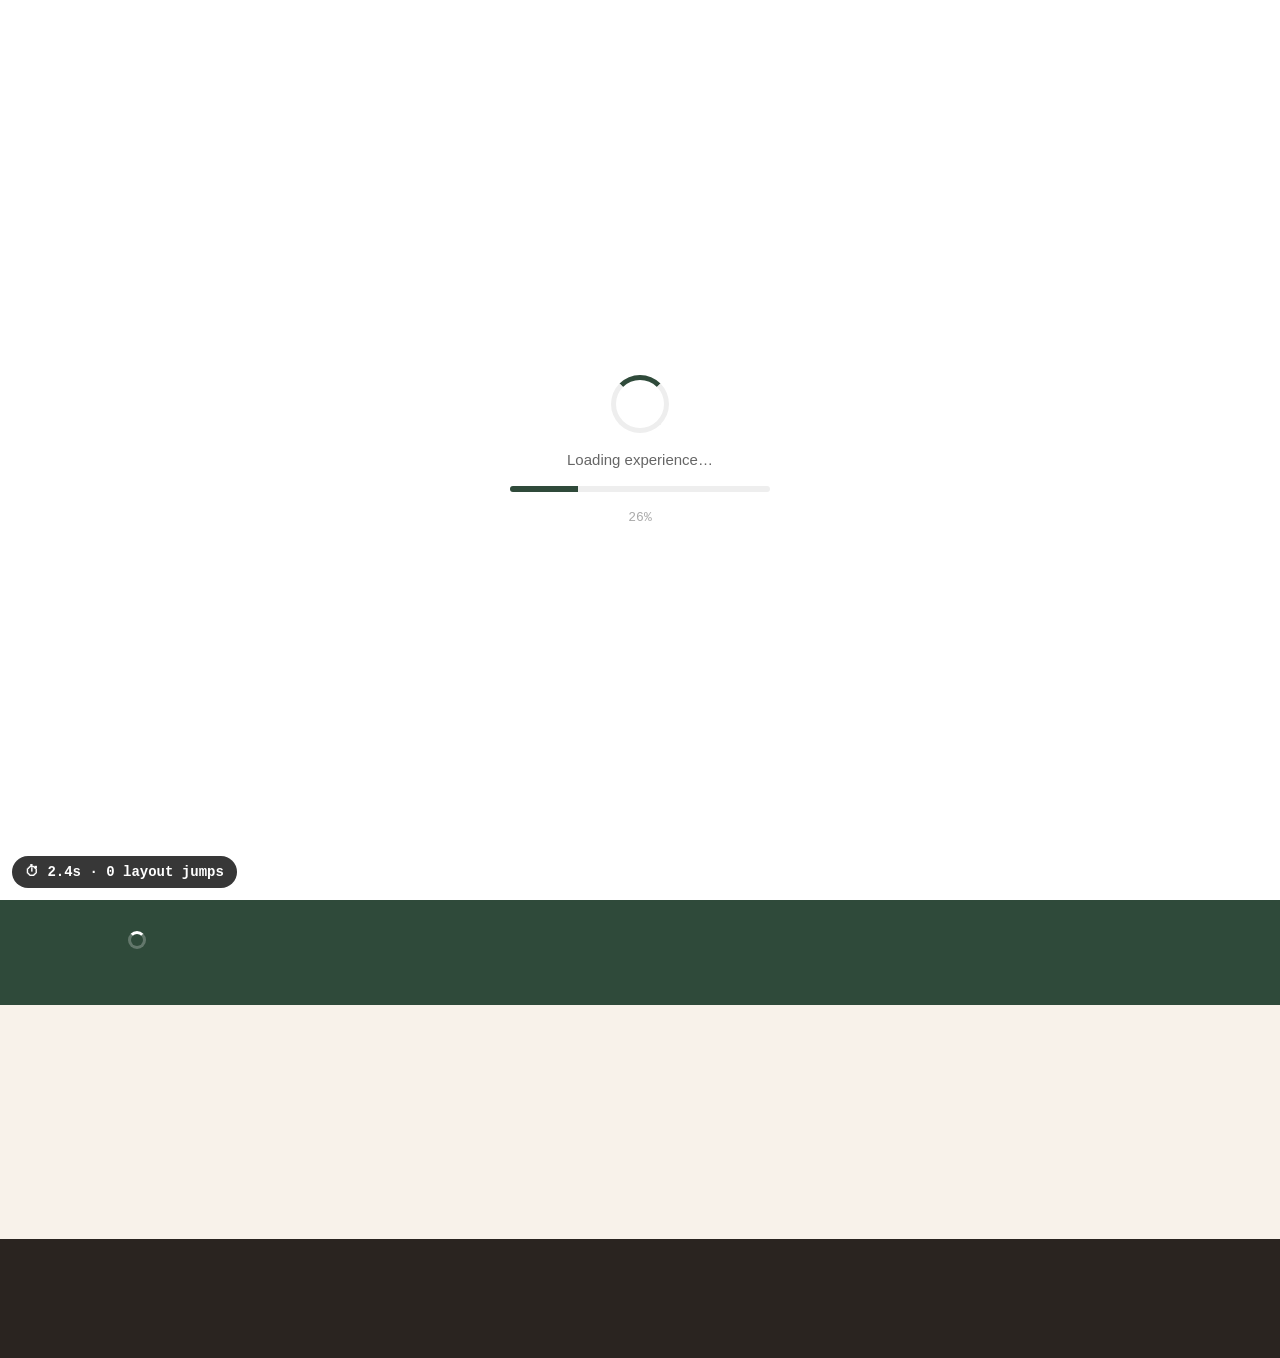
<file: ReelSites/page-speed/index.html>
<!DOCTYPE html>
<html lang="en" class="blank foit">
<head>
<meta charset="UTF-8">
<meta name="viewport" content="width=device-width, initial-scale=1.0">
<title>Loblolly &amp; Lace Boutique</title>
<style>
  /* ============================================================
     INTENTIONALLY BAD PAGE SPEED & LAYOUT SHIFT — DEMO ONLY
     The design is fine. The way it loads is not (simulated with JS
     so it plays out the same on every refresh, ~11 seconds):
       - page hidden until a giant "render-blocking" script finishes
       - that script freezes the tab (synchronous busy-wait)
       - full-screen "Loading experience..." splash that sticks at 99%
       - invisible text while the "web font" loads (FOIT, font-display: block)
       - hero image has no width/height, so it pops in and shoves everything down
       - images paint top-to-bottom, blurry, one at a time
       - a sponsored banner injects above "Shop now" right as you tap it
       - product photos with no reserved space push the grid around
       - the carousel loads last and pushes the footer down again
     ============================================================ */

  *, *::before, *::after { box-sizing: border-box; }

  :root {
    --cream: #f8f2ea;
    --linen: #fffaf4;
    --pine: #2f4a3a;
    --blush: #e9b8a8;
    --clay: #b8643f;
    --mustard: #d9a441;
    --ink: #2a2420;
    --muted: #7a6d62;
    --line: #eadfd2;
  }

  html { background: #fff; }
  body {
    margin: 0;
    font-family: -apple-system, BlinkMacSystemFont, "Segoe UI", Roboto, Helvetica, Arial, sans-serif;
    background: var(--cream);
    color: var(--ink);
  }
  h1, h2, h3, .logo { font-family: "Didot", "Bodoni 72", Georgia, "Times New Roman", serif; }

  .wrap { max-width: 1120px; margin: 0 auto; padding-inline: clamp(16px, 5vw, 48px); }

  /* ---------- Header ---------- */
  .topbar { background: var(--linen); border-bottom: 1px solid var(--line); }
  .topbar .wrap { display: flex; align-items: center; gap: 24px; min-height: 64px; }
  .logo { font-size: 22px; font-weight: bold; color: var(--pine); margin-right: auto; }
  .logo span { color: var(--clay); font-style: italic; }
  .nav { display: flex; gap: 22px; }
  .nav a { color: var(--ink); text-decoration: none; }
  .bag { color: var(--pine); font-weight: bold; text-decoration: none; white-space: nowrap; }
  @media (max-width: 640px) { .nav { display: none; } }

  /* ---------- Hero ---------- */
  .hero { padding: 20px 0 48px; }
  .hero-img {
    border-radius: 20px; overflow: hidden; aspect-ratio: 16 / 9;
    background: #efe2d6;
  }
  .hero-img svg { display: block; width: 100%; height: 100%; }
  .hero-copy { padding-top: 24px; }
  .eyebrow { text-transform: uppercase; letter-spacing: 2px; font-size: 13px; font-weight: bold; color: var(--clay); margin: 0 0 10px; }
  .hero h1 { font-size: clamp(36px, 6vw, 60px); line-height: 1.05; margin: 0 0 14px; max-width: 18ch; }
  .lede { font-size: clamp(16px, 2vw, 20px); line-height: 1.5; color: var(--muted); max-width: 46ch; margin: 0 0 24px; }
  .cta { display: flex; gap: 12px; flex-wrap: wrap; }
  .btn {
    display: inline-block; background: var(--pine); color: #fff; text-decoration: none;
    padding: 15px 28px; border-radius: 999px; font-weight: bold; font-size: 17px; border: 0; cursor: pointer;
  }
  .btn.ghost { background: transparent; color: var(--pine); box-shadow: inset 0 0 0 2px var(--pine); }
  @media (min-width: 800px) {
    .hero-img { aspect-ratio: 4 / 1; }
    .hero h1 { max-width: none; }
    .lede { max-width: 62ch; }
  }

  /* ---------- Products ---------- */
  .section { padding: 56px 0; }
  .section h2 { font-size: clamp(28px, 4vw, 40px); margin: 0 0 6px; }
  .sub { color: var(--muted); margin: 0 0 24px; line-height: 1.5; }
  .grid { display: grid; grid-template-columns: repeat(2, minmax(0, 1fr)); gap: 16px; }
  @media (min-width: 800px) { .grid { grid-template-columns: repeat(3, minmax(0, 1fr)); gap: 24px; } }
  .card { background: var(--linen); border: 1px solid var(--line); border-radius: 16px; overflow: hidden; }
  .pic { aspect-ratio: 4 / 5; background: #efe2d6; }
  .art { width: 100%; height: 100%; display: grid; place-items: center; font-size: clamp(56px, 13vw, 104px); }
  .info { padding: 12px 14px 16px; }
  .info h3 { font-size: 17px; margin: 0 0 4px; }
  .price { color: var(--clay); font-weight: bold; }
  .p1 { background: linear-gradient(160deg, #f6d6ca, #e9a994); }
  .p2 { background: linear-gradient(160deg, #cfdccf, #7f9f86); }
  .p3 { background: linear-gradient(160deg, #f5e3bd, #d9a441); }
  .p4 { background: linear-gradient(160deg, #e6cdb8, #9c6a4a); }
  .p5 { background: linear-gradient(160deg, #d9e2ea, #8ea3b5); }
  .p6 { background: linear-gradient(160deg, #f3d0d6, #c9727f); }

  /* ---------- Lookbook carousel ---------- */
  .lookbook { background: var(--pine); color: var(--linen); }
  .lookbook .sub { color: #c9d6cc; }
  .track {
    display: flex; gap: 16px; overflow-x: auto; scroll-snap-type: x mandatory;
    scrollbar-width: none; padding-bottom: 4px;
  }
  .track::-webkit-scrollbar { display: none; }
  .slide {
    flex: 0 0 min(78%, 340px); scroll-snap-align: start; aspect-ratio: 4 / 3; border-radius: 18px;
    padding: 18px; display: flex; flex-direction: column; color: var(--ink);
  }
  .slide .em { font-size: 60px; margin-bottom: auto; }
  .slide b { font-family: Georgia, serif; font-size: 22px; }
  .slide span { font-size: 14px; color: #5b4f46; }
  .s1 { background: linear-gradient(135deg, #f8e0a8, #e9b27a); }
  .s2 { background: linear-gradient(135deg, #f3d6cb, #d98f7e); }
  .s3 { background: linear-gradient(135deg, #d8e4d3, #93b39a); }
  .s4 { background: linear-gradient(135deg, #f7ccb4, #e08e5f); }
  .s5 { background: linear-gradient(135deg, #e0d7ee, #a894c9); }

  /* ---------- Visit + footer ---------- */
  .visit .wrap { display: grid; grid-template-columns: repeat(auto-fit, minmax(220px, 1fr)); gap: 28px; }
  .visit h2 { font-size: 26px; margin: 0 0 10px; color: var(--pine); }
  .visit p { margin: 0; line-height: 1.7; }
  .visit a { color: var(--clay); font-weight: bold; }
  footer { background: var(--ink); color: #bfb2a5; font-size: 14px; padding: 28px 0 70px; line-height: 1.5; }

  /* ---------- Demo stopwatch (same in both files) ---------- */
  .clock {
    position: fixed; left: 12px; bottom: 12px; z-index: 1000; pointer-events: none;
    font: 600 14px/1 ui-monospace, Menlo, Consolas, monospace; color: #fff;
    background: rgba(20, 20, 20, .85); padding: 9px 13px; border-radius: 999px;
  }

  /* ============================================================
     THE BAD STUFF
     ============================================================ */

  /* Nothing paints until the "render-blocking" bundle is done */
  html.blank body { visibility: hidden; }

  /* FOIT: text is invisible until the "web font" arrives */
  html.foit .site * { color: transparent !important; }

  /* Images have no reserved dimensions: they take up 0px until they "load" */
  .hero-img, .pic { display: none; }
  .hero-img.loaded, .pic.loaded { display: block; }
  .scan { animation: scan 1.1s steps(7, end) both, sharpen 1.5s ease-out both; }
  @keyframes scan { from { clip-path: inset(0 0 100% 0); } to { clip-path: inset(0 0 0 0); } }
  @keyframes sharpen { from { filter: blur(12px) saturate(.3); } 70% { filter: blur(4px) saturate(.8); } to { filter: none; } }

  /* Carousel isn't there at all until the very end */
  .track { display: none; }
  .track.loaded { display: flex; }
  .wait { display: flex; align-items: center; gap: 10px; color: #c9d6cc; font-size: 15px; }
  .wait[hidden] { display: none; }
  .mini-spin { width: 18px; height: 18px; border-radius: 50%; border: 3px solid rgba(255,255,255,.25); border-top-color: #fff; animation: spin .8s linear infinite; }

  /* Full-screen splash */
  .splash {
    position: fixed; inset: 0; z-index: 500; background: #fff; display: none;
    flex-direction: column; align-items: center; justify-content: center; gap: 18px; color: #666; font-size: 15px;
  }
  .splash.show { display: flex; }
  .splash .spinner { width: 58px; height: 58px; border-radius: 50%; border: 5px solid #eee; border-top-color: var(--pine); animation: spin .8s linear infinite; }
  .splash .bar { width: min(260px, 70vw); height: 6px; background: #eee; border-radius: 6px; overflow: hidden; }
  .splash .bar i { display: block; height: 100%; width: 0; background: var(--pine); transition: width .25s; }
  .splash .pct { font: 13px ui-monospace, Menlo, Consolas, monospace; color: #aaa; }
  @keyframes spin { to { transform: rotate(360deg); } }

  /* The late ad that lands exactly where "Shop now" was */
  .ad {
    display: flex; align-items: center; gap: 12px; margin: 0 0 16px; min-height: 100px; padding: 14px 16px;
    border-radius: 14px; border: 2px dashed #c99a00; cursor: pointer; text-decoration: none; color: #3a2e00;
    background: repeating-linear-gradient(45deg, #fff4c2 0 14px, #ffe98a 14px 28px); animation: adIn .15s ease-out;
  }
  .ad .tag { display: block; font-size: 11px; letter-spacing: 1px; color: #8a7300; }
  .ad .get { margin-left: auto; background: #1a73e8; color: #fff; border-radius: 999px; padding: 10px 16px; font-weight: bold; white-space: nowrap; }
  @keyframes adIn { from { opacity: .3; } to { opacity: 1; } }

  /* Simulated thumb going for the button */
  .finger {
    position: fixed; z-index: 900; font-size: 46px; line-height: 1; pointer-events: none; opacity: 0;
    transform: translate(40px, 140px); transition: transform .45s ease-out, opacity .25s;
  }
  .finger.go { opacity: 1; transform: translate(-16px, -2px); }
  .ripple {
    position: fixed; z-index: 899; width: 26px; height: 26px; margin: -13px 0 0 -13px; border-radius: 50%;
    background: rgba(26, 115, 232, .45); pointer-events: none; animation: ripple .6s ease-out forwards;
  }
  @keyframes ripple { to { transform: scale(3.2); opacity: 0; } }
  .toast {
    position: fixed; left: 50%; bottom: 64px; transform: translateX(-50%); z-index: 950; width: max-content;
    max-width: calc(100% - 32px); background: #222; color: #fff; padding: 12px 16px; border-radius: 12px;
    font-size: 15px; line-height: 1.4; opacity: 0; transition: opacity .2s; pointer-events: none;
  }
  .toast.show { opacity: 1; }
  .clock.done { background: #b3261e; }
</style>
<script>
  // Pretend this is "tag-manager-bundle.js" (2.3 MB), loaded without async/defer.
</script>
</head>
<body>

<div class="site">
  <header class="topbar">
    <div class="wrap">
      <div class="logo">Loblolly <span>&amp;</span> Lace</div>
      <nav class="nav">
        <a href="#new">New in</a>
        <a href="#lookbook">Lookbook</a>
        <a href="#visit">Visit</a>
      </nav>
      <a class="bag" href="#">🛍 Bag (0)</a>
    </div>
  </header>

  <section class="hero">
    <div class="wrap">
      <div class="hero-img" id="heroImg" role="img" aria-label="A clothing rack of fall dresses under the Lost Pines">
        <svg class="art" viewBox="0 0 1200 500" preserveAspectRatio="xMidYMid slice" aria-hidden="true">
          <defs>
            <linearGradient id="sky" x1="0" y1="0" x2="0" y2="1"><stop offset="0" stop-color="#f7e1d2"/><stop offset="1" stop-color="#e6ae97"/></linearGradient>
            <symbol id="pine" viewBox="0 0 100 200"><path d="M50 0 80 60H65l25 60H72l28 60H56v20H44v-20H0l28-60H10l25-60H20Z"/></symbol>
          </defs>
          <rect width="1200" height="500" fill="url(#sky)"/>
          <circle cx="930" cy="120" r="70" fill="#fcefe2"/>
          <g fill="#6f8b76" opacity=".6"><use href="#pine" x="-10" y="200" width="120" height="260"/><use href="#pine" x="180" y="230" width="100" height="230"/><use href="#pine" x="960" y="210" width="110" height="250"/><use href="#pine" x="1110" y="240" width="100" height="220"/></g>
          <g fill="#2f4a3a"><use href="#pine" x="70" y="170" width="140" height="300"/><use href="#pine" x="1010" y="180" width="140" height="290"/></g>
          <rect y="455" width="1200" height="45" fill="#c98a6b"/>
          <g stroke="#3b2f28" stroke-width="10" stroke-linecap="round" fill="none"><path d="M390 150H810M410 150 385 455M790 150 815 455"/></g>
          <g stroke="#3b2f28" stroke-width="4" fill="none"><path d="M460 150v14M430 184l30-20 30 20M550 150v14M520 184l30-20 30 20M640 150v14M610 184l30-20 30 20M730 150v14M700 184l30-20 30 20"/></g>
          <path d="M434 184h52l-6 56 38 160H402l38-160Z" fill="#b8643f"/>
          <path d="M520 184h60l30 36-15 15-13-15v100h-64V220l-13 15-15-15Z" fill="#fffaf4"/>
          <path d="M614 184h52l-6 56 30 120H590l30-120Z" fill="#2f4a3a"/>
          <path d="M700 184h60l30 36-15 15-13-15v120h-64V220l-13 15-15-15Z" fill="#d9a441"/>
        </svg>
      </div>
      <div class="hero-copy" id="heroCopy">
        <p class="eyebrow">New for fall · Main Street, Bastrop</p>
        <h1>Fall looks, fresh off the rack.</h1>
        <p class="lede">A tiny boutique in Bastrop, Texas with soft flannels, easy dresses, and boots made for Main Street. New pieces every Thursday.</p>
        <div class="cta" id="cta">
          <a class="btn" id="shopNow" href="#new">Shop now</a>
          <a class="btn ghost" href="#visit">Visit the shop</a>
        </div>
      </div>
    </div>
  </section>

  <section class="section" id="new">
    <div class="wrap">
      <h2>New this week</h2>
      <p class="sub">Small batches, so when it's gone, it's gone.</p>
      <div class="grid">
        <div class="card"><div class="pic"><div class="art p1">👗</div></div><div class="info"><h3>Riverwalk Midi Dress</h3><span class="price">$68</span></div></div>
        <div class="card"><div class="pic"><div class="art p2">🧥</div></div><div class="info"><h3>Lost Pines Shacket</h3><span class="price">$54</span></div></div>
        <div class="card"><div class="pic"><div class="art p3">👒</div></div><div class="info"><h3>Wide-Brim Felt Hat</h3><span class="price">$42</span></div></div>
        <div class="card"><div class="pic"><div class="art p4">👢</div></div><div class="info"><h3>Main Street Boots</h3><span class="price">$128</span></div></div>
        <div class="card"><div class="pic"><div class="art p5">👜</div></div><div class="info"><h3>Colorado River Tote</h3><span class="price">$36</span></div></div>
        <div class="card"><div class="pic"><div class="art p6">🧣</div></div><div class="info"><h3>Firefly Knit Scarf</h3><span class="price">$24</span></div></div>
      </div>
    </div>
  </section>

  <section class="section lookbook" id="lookbook">
    <div class="wrap">
      <h2>The Lookbook</h2>
      <p class="sub">How Bastrop wears it. Swipe for ideas.</p>
      <div class="wait" id="wait"><span class="mini-spin"></span> Loading lookbook…</div>
      <div class="track" id="track">
        <div class="slide s1"><div class="em">🌻</div><b>Sunday on Main</b><span>Midi dress + felt hat</span></div>
        <div class="slide s2"><div class="em">🧺</div><b>River park picnic</b><span>Shacket + scarf</span></div>
        <div class="slide s3"><div class="em">🏈</div><b>Friday night lights</b><span>Flannel + boots</span></div>
        <div class="slide s4"><div class="em">🍑</div><b>Farmers market run</b><span>Tote + everything</span></div>
        <div class="slide s5"><div class="em">🎬</div><b>Drive-in date night</b><span>Knit + midi</span></div>
      </div>
    </div>
  </section>

  <section class="section visit" id="visit">
    <div class="wrap">
      <div><h2>Hours</h2><p>Tue&ndash;Sat &nbsp;10 a.m. &ndash; 6 p.m.<br>Sun &nbsp;12 &ndash; 4 p.m.<br>Closed Mondays</p></div>
      <div><h2>Find us</h2><p>On Main Street in Bastrop, TX.<br>Look for the pink door and the dog on the porch.</p></div>
      <div><h2>Call</h2><p><a href="tel:+15125550138">(512) 555-0138</a><br>We'll hold anything for 24 hours.</p></div>
    </div>
  </section>

  <footer>
    <div class="wrap">Loblolly &amp; Lace is a fictional business. This demo site shows what a slow-loading page with layout shift feels like.</div>
  </footer>
</div>

<!-- ============ Demo overlays ============ -->
<div class="splash" id="splash">
  <div class="spinner"></div>
  <div id="splashMsg">Loading experience…</div>
  <div class="bar"><i id="splashBar"></i></div>
  <div class="pct" id="splashPct">0%</div>
</div>
<div class="finger" id="finger">👆</div>
<div class="toast" id="toast"></div>
<div class="clock" id="clock">⏱ 0.0s</div>

<script>
  // Everything below exists to make loading worse. Demo only.
  // performance.now() counts from navigation start, so the timeline is the same on every refresh.
  const $ = id => document.getElementById(id);
  const root = document.documentElement;
  let jumps = 0;

  function at(ms, fn) {
    setTimeout(() => { try { fn(); } catch (err) { console.error(err); } }, Math.max(0, ms - performance.now()));
  }
  function jumpText() { return jumps + (jumps === 1 ? ' layout jump' : ' layout jumps'); }
  function secs() { return (performance.now() / 1000).toFixed(1) + 's'; }

  // Stopwatch
  const clock = $('clock');
  const tick = setInterval(() => { clock.textContent = '⏱ ' + secs() + ' · ' + jumpText(); }, 100);

  let toastTimer;
  function toast(msg) {
    const t = $('toast');
    t.textContent = msg;
    t.classList.add('show');
    clearTimeout(toastTimer);
    toastTimer = setTimeout(() => t.classList.remove('show'), 2800);
  }

  // 0.3s: the render-blocking bundle "executes" and freezes the tab on a white screen.
  at(300, () => {
    const until = 1850;
    while (performance.now() < until) { /* parsing 2.3 MB of tracking scripts */ }
  });

  // 2.0s: finally something paints... a splash screen.
  at(2000, () => {
    root.classList.remove('blank');
    $('splash').classList.add('show');
    const bar = setInterval(() => {
      const t = performance.now();
      const pct = Math.min(99, Math.round((t - 2000) / 1500 * 99));
      $('splashBar').style.width = pct + '%';
      $('splashPct').textContent = pct + '%';
      $('splashMsg').textContent = t > 3900 ? 'Still almost there…' : t > 3000 ? 'Optimizing your experience…' : 'Loading experience…';
      if (t > 4600) clearInterval(bar);
    }, 100);
  });

  // 4.5s: splash goes away, but the text is invisible (waiting on the web font).
  at(4500, () => $('splash').classList.remove('show'));

  // 6.0s: font "arrives", text appears.
  at(6000, () => root.classList.remove('foit'));

  // 6.8s: hero image pops in with no reserved space. Everything jumps down.
  at(6800, () => { $('heroImg').classList.add('loaded', 'scan'); jumps++; });

  // 7.8s: you go to tap "Shop now"...
  let target = null;
  at(7800, () => {
    const r = $('shopNow').getBoundingClientRect();
    if (r.top < 0 || r.bottom > innerHeight) return;           // button not on screen, skip the gag
    target = { x: r.left + Math.min(60, r.width / 2), y: r.top + r.height / 2 };
    const f = $('finger');
    f.style.left = target.x + 'px';
    f.style.top = target.y + 'px';
    requestAnimationFrame(() => f.classList.add('go'));
  });

  // 8.3s: ...and a sponsored banner injects right above it.
  function adClick(e) { e.preventDefault(); toast('🙃 Oops, you tapped an ad. Opening App Store…'); }
  at(8300, () => {
    const ad = document.createElement('a');
    ad.className = 'ad';
    ad.href = '#';
    ad.innerHTML = '<span style="font-size:34px">📲</span><span><span class="tag">SPONSORED</span><b>15% OFF</b> your first order in the Loblolly app!</span><span class="get">GET APP</span>';
    ad.addEventListener('click', adClick);
    $('cta').before(ad);
    jumps++;
  });

  // 8.45s: the tap lands on whatever is there now.
  at(8450, () => {
    if (!target) return;
    const dot = document.createElement('div');
    dot.className = 'ripple';
    dot.style.left = target.x + 'px';
    dot.style.top = target.y + 'px';
    document.body.appendChild(dot);
    setTimeout(() => dot.remove(), 700);
    const hit = document.elementFromPoint(target.x, target.y);
    if (hit && hit.closest('.ad')) toast('🙃 Oops, you tapped an ad. Opening App Store…');
  });
  at(9300, () => $('finger').classList.remove('go'));

  // 9.0s+: product photos trickle in one at a time, each one shoving the grid around.
  document.querySelectorAll('.pic').forEach((pic, i) => {
    at(9000 + i * 300, () => { pic.classList.add('loaded', 'scan'); jumps++; });
  });

  // 11.0s: the carousel loads dead last and pushes the page down again.
  at(11000, () => {
    $('wait').hidden = true;
    $('track').classList.add('loaded');
    jumps++;
    startCarousel();
  });

  // 11.3s: "fully loaded"
  at(11300, () => {
    clearInterval(tick);
    root.classList.remove('blank', 'foit');
    $('splash').classList.remove('show');
    clock.textContent = '🐢 Loaded in ' + secs() + ' · ' + jumpText();
    clock.classList.add('done');
  });

  // Lookbook auto-advance (same as the fixed version)
  function startCarousel() {
    const track = $('track');
    setInterval(() => {
      const slide = track.querySelector('.slide');
      const step = slide.offsetWidth + 16;
      const atEnd = track.scrollLeft + track.clientWidth >= track.scrollWidth - 4;
      track.scrollTo({ left: atEnd ? 0 : track.scrollLeft + step, behavior: 'smooth' });
    }, 3000);
  }
</script>

</body>
</html>
</file>
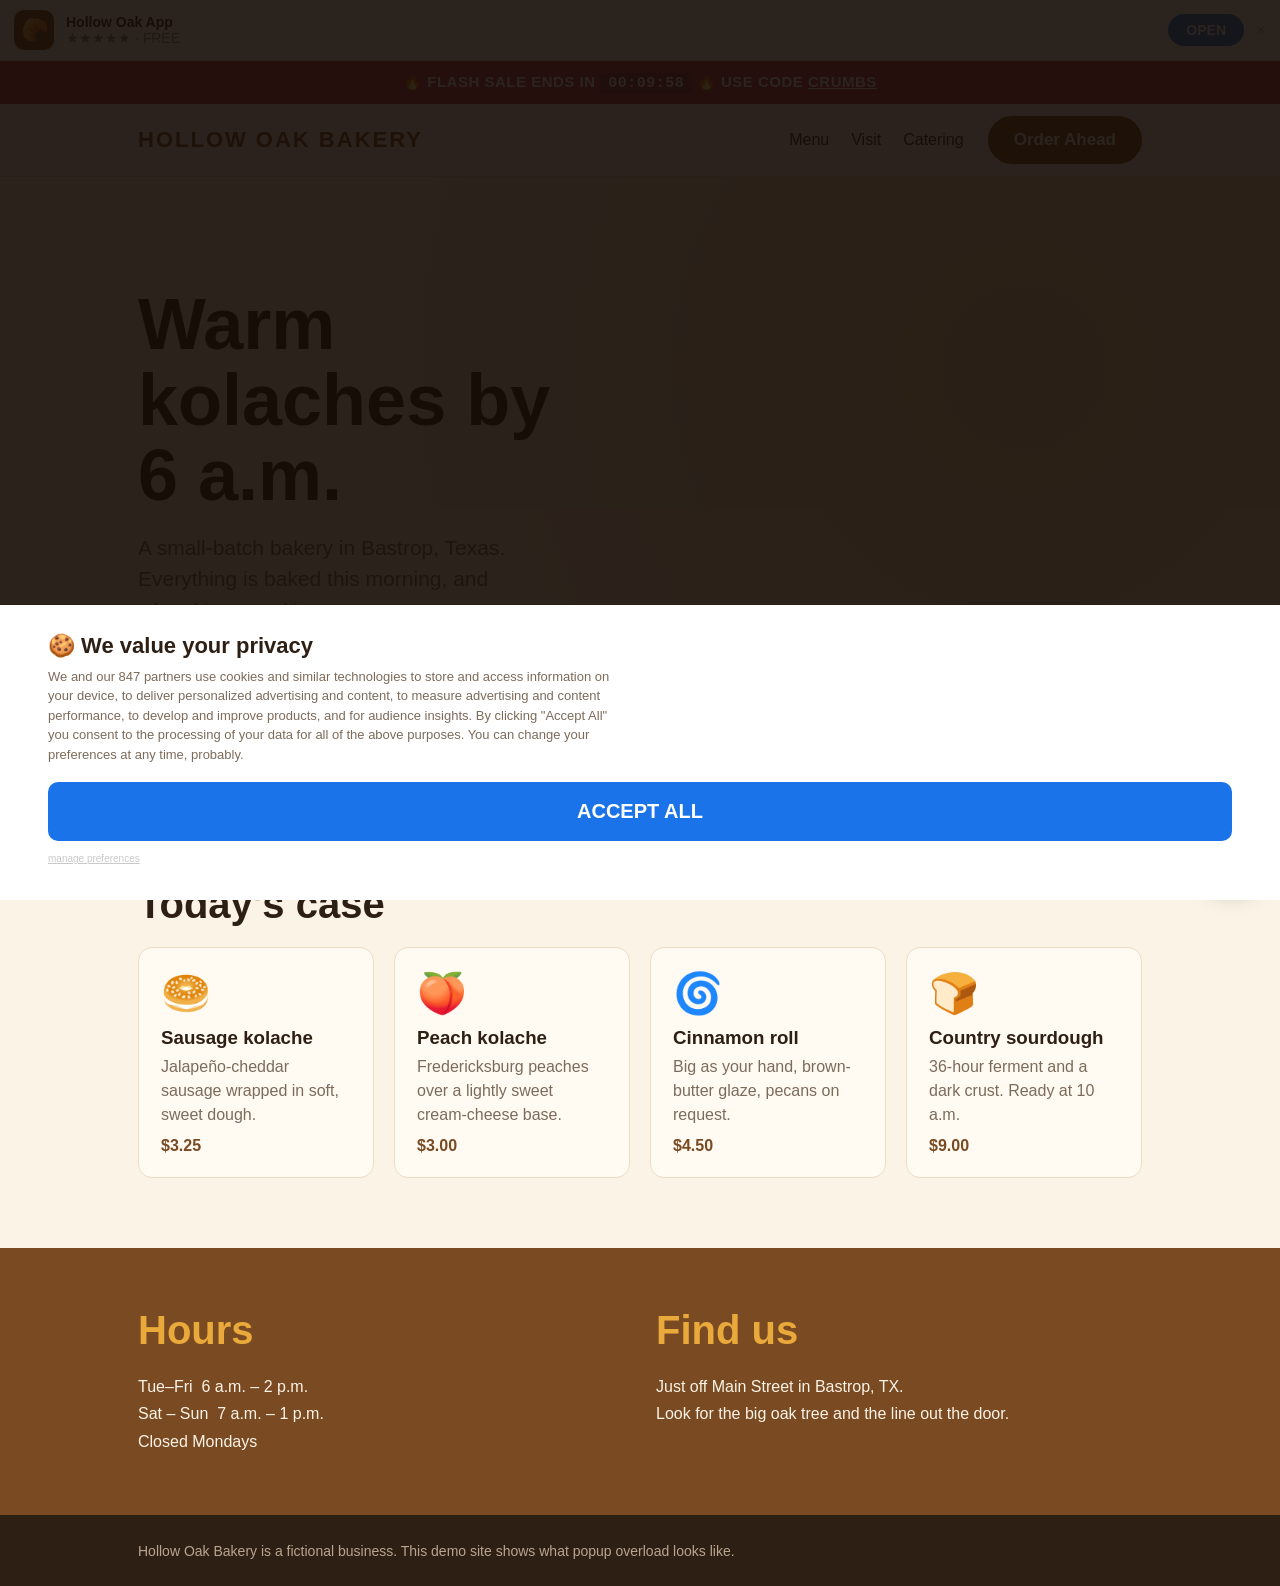
<file: ReelSites/popups/index.html>
<!DOCTYPE html>
<html lang="en">
<head>
<meta charset="UTF-8">
<meta name="viewport" content="width=device-width, initial-scale=1.0">
<title>Hollow Oak Bakery</title>
<style>
  /* ============================================================
     INTENTIONALLY BAD POPUPS — DEMO ONLY
     The page underneath is fine. Everything on top of it is not:
       - full-screen cookie wall with a giant "Accept" and a hidden "manage" link
       - app-download banner + sticky promo bar eating the top of the screen
       - newsletter modal on a timer, with a delayed, tiny close button
       - confirmshaming "No thanks" copy
       - spin-to-win wheel right after you close the newsletter
       - fake-urgency countdown
       - chat widget that bounces, auto-opens, and covers the Order button
       - notification permission nag
       - exit-intent "Leaving so soon?!" modal
       - popups queue up so closing one just reveals the next
     ============================================================ */

  *, *::before, *::after { box-sizing: border-box; }

  :root {
    --crust: #7a4a22;
    --dough: #fbf3e6;
    --flour: #fffaf2;
    --honey: #e9a93b;
    --berry: #b8324f;
    --ink: #2e1f14;
    --muted: #7d6b5a;
  }

  body {
    margin: 0;
    font-family: "Trebuchet MS", "Segoe UI", sans-serif;
    background: var(--dough);
    color: var(--ink);
  }
  body.locked { overflow: hidden; }   /* scroll lock whenever anything is open */

  .wrap { max-width: 1100px; margin: 0 auto; padding-inline: clamp(16px, 5vw, 48px); }
  h2 { font-size: clamp(28px, 4vw, 40px); margin: 0 0 20px; }

  /* ---------- The actual (fine) site ---------- */
  .topbar { background: var(--flour); border-bottom: 1px solid #ecdcc4; }
  .topbar .wrap { display: flex; align-items: center; gap: 24px; min-height: 72px; flex-wrap: wrap; }
  .logo { font-weight: bold; font-size: 22px; letter-spacing: 2px; color: var(--crust); margin-right: auto; }
  .nav { display: flex; gap: 22px; }
  .nav a { color: var(--ink); text-decoration: none; }
  @media (max-width: 640px) { .nav { display: none; } }

  .hero { padding: clamp(48px, 10vw, 110px) 0; background: radial-gradient(circle at 80% 30%, #f6d9a8, var(--dough) 60%); }
  .hero h1 { font-size: clamp(38px, 7vw, 72px); line-height: 1.05; margin: 0 0 18px; max-width: 12ch; }
  .hero p { font-size: clamp(17px, 2vw, 21px); line-height: 1.5; max-width: 34ch; margin: 0 0 28px; color: var(--muted); }
  .btn {
    display: inline-block; background: var(--crust); color: #fff; text-decoration: none;
    padding: 14px 26px; border-radius: 999px; font-weight: bold; font-size: 17px; border: 0; cursor: pointer;
  }

  .menu { padding: 70px 0; }
  .grid { display: grid; grid-template-columns: repeat(auto-fit, minmax(220px, 1fr)); gap: 20px; }
  .item { background: var(--flour); border-radius: 14px; padding: 22px; border: 1px solid #ecdcc4; }
  .item .emoji { font-size: 40px; }
  .item h3 { margin: 10px 0 6px; }
  .item p { margin: 0 0 10px; color: var(--muted); line-height: 1.5; }
  .item b { color: var(--crust); }

  .visit { background: var(--crust); color: var(--dough); padding: 60px 0; }
  .visit .wrap { display: grid; grid-template-columns: repeat(auto-fit, minmax(240px, 1fr)); gap: 32px; }
  .visit h2 { color: var(--honey); }
  .visit p { line-height: 1.7; margin: 0; }

  footer { background: var(--ink); color: #b9a58f; font-size: 14px; padding: 28px 0; }

  /* ============================================================
     THE BAD STUFF
     ============================================================ */

  /* App banner + promo bar, both stuck to the top */
  .stack-top { position: sticky; top: 0; z-index: 50; }
  .app-banner {
    display: flex; align-items: center; gap: 12px; background: #fff; padding: 10px 14px;
    border-bottom: 1px solid #ddd; font-size: 14px;
  }
  .app-banner .icon { width: 40px; height: 40px; border-radius: 10px; background: var(--crust); color: #fff; display: grid; place-items: center; font-size: 22px; }
  .app-banner .open { margin-left: auto; background: #1a73e8; color: #fff; border-radius: 999px; padding: 8px 18px; font-weight: bold; text-decoration: none; }
  .app-banner .x { color: #bbb; font-size: 12px; cursor: pointer; }
  .promo-bar {
    background: var(--berry); color: #fff; text-align: center; font-weight: bold;
    padding: 12px 14px; font-size: 15px; letter-spacing: .5px;
  }
  .promo-bar .timer { font-family: monospace; background: rgba(0,0,0,.25); padding: 2px 8px; border-radius: 4px; }

  /* Generic overlay/modal */
  .overlay {
    position: fixed; inset: 0; background: rgba(20, 12, 6, .72); z-index: 100;
    display: none; align-items: center; justify-content: center; padding: 16px;
  }
  .overlay.show { display: flex; animation: pop .25s ease-out; }
  @keyframes pop { from { opacity: 0; transform: scale(.94); } to { opacity: 1; transform: none; } }
  .modal {
    position: relative; background: #fff; border-radius: 16px; width: min(460px, 100%);
    padding: 34px 28px 24px; text-align: center; box-shadow: 0 30px 80px rgba(0,0,0,.4);
  }
  .modal h2 { font-size: clamp(26px, 6vw, 36px); margin-bottom: 10px; }
  .modal p { color: var(--muted); line-height: 1.5; }
  .modal input { width: 100%; padding: 14px; font-size: 16px; border: 2px solid #ddd; border-radius: 8px; margin: 10px 0; }
  .modal .big { width: 100%; background: var(--berry); color: #fff; font-size: 19px; padding: 16px; }
  .tiny-x {
    position: absolute; top: 6px; right: 10px; font-size: 11px; color: #d6d6d6;
    cursor: pointer; visibility: hidden;          /* shows up "eventually" */
  }
  .shame { display: block; margin-top: 14px; font-size: 12px; color: #aaa; text-decoration: underline; cursor: pointer; }

  /* Cookie wall: covers everything, can't scroll past it */
  #cookie { z-index: 300; background: rgba(20, 12, 6, .9); align-items: flex-end; padding: 0; }
  #cookie .sheet { background: #fff; width: 100%; padding: 28px clamp(16px, 5vw, 48px) 34px; }
  #cookie h3 { margin: 0 0 8px; font-size: 22px; }
  #cookie p { margin: 0 0 18px; color: var(--muted); font-size: 13px; line-height: 1.5; max-width: 80ch; }
  #cookie .accept { width: 100%; background: #1a73e8; color: #fff; font-size: 20px; padding: 18px; border-radius: 10px; border: 0; font-weight: bold; cursor: pointer; }
  #cookie .manage { display: inline-block; margin-top: 12px; font-size: 10px; color: #c9c9c9; }

  /* Spin to win */
  .wheel {
    width: 220px; height: 220px; border-radius: 50%; margin: 10px auto 18px; border: 6px solid var(--ink);
    background: conic-gradient(var(--berry) 0 45deg, var(--honey) 45deg 90deg, var(--crust) 90deg 135deg, #f6d9a8 135deg 180deg,
                               var(--berry) 180deg 225deg, var(--honey) 225deg 270deg, var(--crust) 270deg 315deg, #f6d9a8 315deg 360deg);
    transition: transform 3s cubic-bezier(.2,.8,.2,1);
  }

  /* Notification nag */
  .notify {
    position: fixed; top: 12px; left: 50%; transform: translateX(-50%); z-index: 150;
    width: min(380px, calc(100% - 24px)); background: #fff; border-radius: 12px; padding: 16px;
    box-shadow: 0 12px 40px rgba(0,0,0,.35); display: none; font-size: 15px;
  }
  .notify.show { display: block; animation: pop .25s ease-out; }
  .notify .row { display: flex; gap: 10px; justify-content: flex-end; margin-top: 12px; }
  .notify button { border: 0; border-radius: 6px; padding: 8px 14px; cursor: pointer; font-weight: bold; }
  .notify .yes { background: #1a73e8; color: #fff; }
  .notify .later { background: none; color: #999; }

  /* Chat widget */
  .chat-bubble {
    position: fixed; right: 16px; bottom: 16px; z-index: 90; width: 64px; height: 64px; border-radius: 50%;
    background: #1a73e8; color: #fff; display: grid; place-items: center; font-size: 30px; cursor: pointer;
    box-shadow: 0 8px 24px rgba(0,0,0,.3); animation: bounce 1s infinite;
  }
  .chat-bubble .badge {
    position: absolute; top: -2px; right: -2px; background: red; color: #fff; font-size: 13px; font-weight: bold;
    width: 24px; height: 24px; border-radius: 50%; display: grid; place-items: center;
  }
  @keyframes bounce { 0%, 100% { transform: translateY(0); } 50% { transform: translateY(-10px); } }
  .chat-panel {
    position: fixed; right: 16px; bottom: 92px; z-index: 90; width: min(340px, calc(100% - 32px)); height: 420px;
    background: #fff; border-radius: 16px; box-shadow: 0 16px 50px rgba(0,0,0,.35); display: none; flex-direction: column; overflow: hidden;
  }
  .chat-panel.show { display: flex; animation: pop .25s ease-out; }
  .chat-panel header { background: #1a73e8; color: #fff; padding: 14px 16px; font-weight: bold; display: flex; }
  .chat-panel header span { margin-left: auto; cursor: pointer; font-size: 12px; opacity: .6; }
  .chat-panel .msgs { flex: 1; padding: 14px; background: #f3f5f8; display: flex; flex-direction: column; gap: 10px; overflow: auto; }
  .chat-panel .msg { background: #fff; border-radius: 12px; padding: 10px 12px; max-width: 85%; font-size: 14px; line-height: 1.4; box-shadow: 0 1px 2px rgba(0,0,0,.08); }
  .chat-panel input { border: 0; border-top: 1px solid #ddd; padding: 14px; font-size: 15px; }
</style>
</head>
<body class="locked">

  <!-- ============ Sticky junk at the top ============ -->
  <div class="stack-top">
    <div class="app-banner">
      <div class="icon">🥐</div>
      <div><b>Hollow Oak App</b><br><span style="color:#888">★★★★★ &middot; FREE</span></div>
      <a class="open" href="#">OPEN</a>
      <span class="x" onclick="this.parentNode.remove()">✕</span>
    </div>
    <div class="promo-bar">
      🔥 FLASH SALE ENDS IN <span class="timer" id="countdown">00:09:59</span> 🔥 USE CODE <u>CRUMBS</u>
    </div>
  </div>

  <!-- ============ The actual site (perfectly fine) ============ -->
  <div class="topbar">
    <div class="wrap">
      <div class="logo">HOLLOW OAK BAKERY</div>
      <nav class="nav">
        <a href="#menu">Menu</a>
        <a href="#visit">Visit</a>
        <a href="#">Catering</a>
      </nav>
      <a class="btn" href="#">Order Ahead</a>
    </div>
  </div>

  <section class="hero">
    <div class="wrap">
      <h1>Warm kolaches by 6&nbsp;a.m.</h1>
      <p>A small-batch bakery in Bastrop, Texas. Everything is baked this morning, and when it's gone, it's gone.</p>
      <a class="btn" href="#">Order for pickup</a>
    </div>
  </section>

  <section class="menu" id="menu">
    <div class="wrap">
      <h2>Today's case</h2>
      <div class="grid">
        <div class="item"><div class="emoji">🥯</div><h3>Sausage kolache</h3><p>Jalapeño-cheddar sausage wrapped in soft, sweet dough.</p><b>$3.25</b></div>
        <div class="item"><div class="emoji">🍑</div><h3>Peach kolache</h3><p>Fredericksburg peaches over a lightly sweet cream-cheese base.</p><b>$3.00</b></div>
        <div class="item"><div class="emoji">🌀</div><h3>Cinnamon roll</h3><p>Big as your hand, brown-butter glaze, pecans on request.</p><b>$4.50</b></div>
        <div class="item"><div class="emoji">🍞</div><h3>Country sourdough</h3><p>36-hour ferment and a dark crust. Ready at 10 a.m.</p><b>$9.00</b></div>
      </div>
    </div>
  </section>

  <section class="visit" id="visit">
    <div class="wrap">
      <div><h2>Hours</h2><p>Tue&ndash;Fri &nbsp;6 a.m. &ndash; 2 p.m.<br>Sat &ndash; Sun &nbsp;7 a.m. &ndash; 1 p.m.<br>Closed Mondays</p></div>
      <div><h2>Find us</h2><p>Just off Main Street in Bastrop, TX.<br>Look for the big oak tree and the line out the door.</p></div>
    </div>
  </section>

  <footer>
    <div class="wrap">Hollow Oak Bakery is a fictional business. This demo site shows what popup overload looks like.</div>
  </footer>

  <!-- ============ Overlays ============ -->

  <!-- 1. Cookie wall -->
  <div class="overlay show" id="cookie">
    <div class="sheet">
      <h3>🍪 We value your privacy</h3>
      <p>We and our 847 partners use cookies and similar technologies to store and access information on your device, to deliver personalized advertising and content, to measure advertising and content performance, to develop and improve products, and for audience insights. By clicking "Accept All" you consent to the processing of your data for all of the above purposes. You can change your preferences at any time, probably.</p>
      <button class="accept" onclick="closeCookie()">ACCEPT ALL</button>
      <a class="manage" href="#">manage preferences</a>
    </div>
  </div>

  <!-- 2. Newsletter modal -->
  <div class="overlay" id="newsletter">
    <div class="modal">
      <span class="tiny-x" onclick="closeModal('newsletter')">✕</span>
      <div style="font-size:48px">🥐</div>
      <h2>WAIT! Don't go hungry!</h2>
      <p>Join 12,000+ bread lovers and get <b>10% OFF</b> your first order, plus daily emails about bread.</p>
      <input type="email" placeholder="Enter your email">
      <button class="btn big" onclick="closeModal('newsletter')">GIVE ME 10% OFF</button>
      <span class="shame" onclick="closeModal('newsletter')">No thanks, I don't like fresh bread.</span>
    </div>
  </div>

  <!-- 3. Spin to win -->
  <div class="overlay" id="spin">
    <div class="modal">
      <span class="tiny-x" onclick="closeModal('spin')">✕</span>
      <h2>🎉 You've been selected!</h2>
      <p>Spin the wheel for a chance to win a FREE dozen kolaches!*</p>
      <div class="wheel" id="wheel"></div>
      <button class="btn big" id="spin-btn">SPIN NOW</button>
      <span class="shame" onclick="closeModal('spin')">I'd rather pay full price.</span>
      <p style="font-size:10px;margin:14px 0 0">*Requires email, phone number, and app download. Prize odds not disclosed.</p>
    </div>
  </div>

  <!-- 4. Exit intent -->
  <div class="overlay" id="exit">
    <div class="modal">
      <span class="tiny-x" style="visibility:visible" onclick="closeModal('exit')">✕</span>
      <div style="font-size:48px">😢</div>
      <h2>Leaving so soon?!</h2>
      <p>Your cart is lonely. Here's <b>15% OFF</b> if you stay. This offer will never come back (until your next visit).</p>
      <button class="btn big" onclick="closeModal('exit')">OK I'LL STAY</button>
      <span class="shame" onclick="closeModal('exit')">No, I want to miss out.</span>
    </div>
  </div>

  <!-- Notification nag -->
  <div class="notify" id="notify">
    🔔 <b>Hollow Oak Bakery</b> wants to send you notifications about fresh bread, sales, and more bread.
    <div class="row">
      <button class="later" onclick="nagAgain()">Later</button>
      <button class="yes" onclick="this.closest('.notify').classList.remove('show')">Allow</button>
    </div>
  </div>

  <!-- Chat widget -->
  <div class="chat-bubble" onclick="toggleChat()">💬<span class="badge">3</span></div>
  <div class="chat-panel" id="chat">
    <header>Crumbs, your Bread Assistant 🤖 <span onclick="toggleChat()">minimize</span></header>
    <div class="msgs" id="msgs"></div>
    <input placeholder="Type a message...">
  </div>

<script>
  // Everything below exists to make the visit worse. Demo only.

  // Countdown that just resets itself when it hits zero.
  let secs = 599;
  setInterval(() => {
    secs = secs > 0 ? secs - 1 : 599;
    const m = String(Math.floor(secs / 60)).padStart(2, '0');
    const s = String(secs % 60).padStart(2, '0');
    document.getElementById('countdown').textContent = `00:${m}:${s}`;
  }, 1000);

  const open = new Set(['cookie']);
  function lock() { document.body.classList.toggle('locked', open.size > 0); }

  function showModal(id) {
    const el = document.getElementById(id);
    el.classList.add('show');
    open.add(id);
    lock();
    // The close button only appears after a few seconds, and it's tiny.
    const x = el.querySelector('.tiny-x');
    if (x && id !== 'exit') setTimeout(() => (x.style.visibility = 'visible'), 4000);
  }

  // Closing one popup just queues up the next.
  const next = { newsletter: 'spin' };
  function closeModal(id) {
    document.getElementById(id).classList.remove('show');
    open.delete(id);
    lock();
    if (next[id]) setTimeout(() => showModal(next[id]), 1200);
    if (id === 'spin') setTimeout(openChat, 1500);
  }

  function closeCookie() {
    document.getElementById('cookie').classList.remove('show');
    open.delete('cookie');
    lock();
    setTimeout(() => document.getElementById('notify').classList.add('show'), 600);
    setTimeout(() => showModal('newsletter'), 2500);
  }

  // "Later" means "in 8 seconds".
  function nagAgain() {
    const n = document.getElementById('notify');
    n.classList.remove('show');
    setTimeout(() => n.classList.add('show'), 8000);
  }

  // Spin the wheel... which always lands on "try again".
  document.getElementById('spin-btn').onclick = function () {
    document.getElementById('wheel').style.transform = 'rotate(1800deg)';
    this.disabled = true;
    setTimeout(() => {
      this.textContent = 'SO CLOSE! Enter email to spin again';
      this.disabled = false;
      this.onclick = () => closeModal('spin');
    }, 3100);
  };

  // Chat auto-opens and types at you.
  const lines = [
    'Hi there! 👋',
    "I'm Crumbs, the Hollow Oak Bread Assistant!",
    'Can I help you find the perfect loaf today? 🍞',
    'Hello?? Are you still there? 😊',
  ];
  let chatOpened = false;
  function openChat() {
    if (chatOpened) return;
    chatOpened = true;
    document.getElementById('chat').classList.add('show');
    lines.forEach((t, i) => setTimeout(() => {
      const m = document.createElement('div');
      m.className = 'msg';
      m.textContent = t;
      document.getElementById('msgs').appendChild(m);
    }, 900 * (i + 1) + (i === 3 ? 4000 : 0)));
  }
  function toggleChat() { document.getElementById('chat').classList.toggle('show'); chatOpened = true; }
  setTimeout(openChat, 20000); // opens on its own even if you never close the others

  // Exit intent: mouse heads toward the tabs/address bar.
  let exitShown = false;
  document.addEventListener('mouseout', e => {
    if (!e.relatedTarget && e.clientY < 10 && !exitShown && !open.has('cookie')) {
      exitShown = true;
      showModal('exit');
    }
  });
</script>

</body>
</html>
</file>
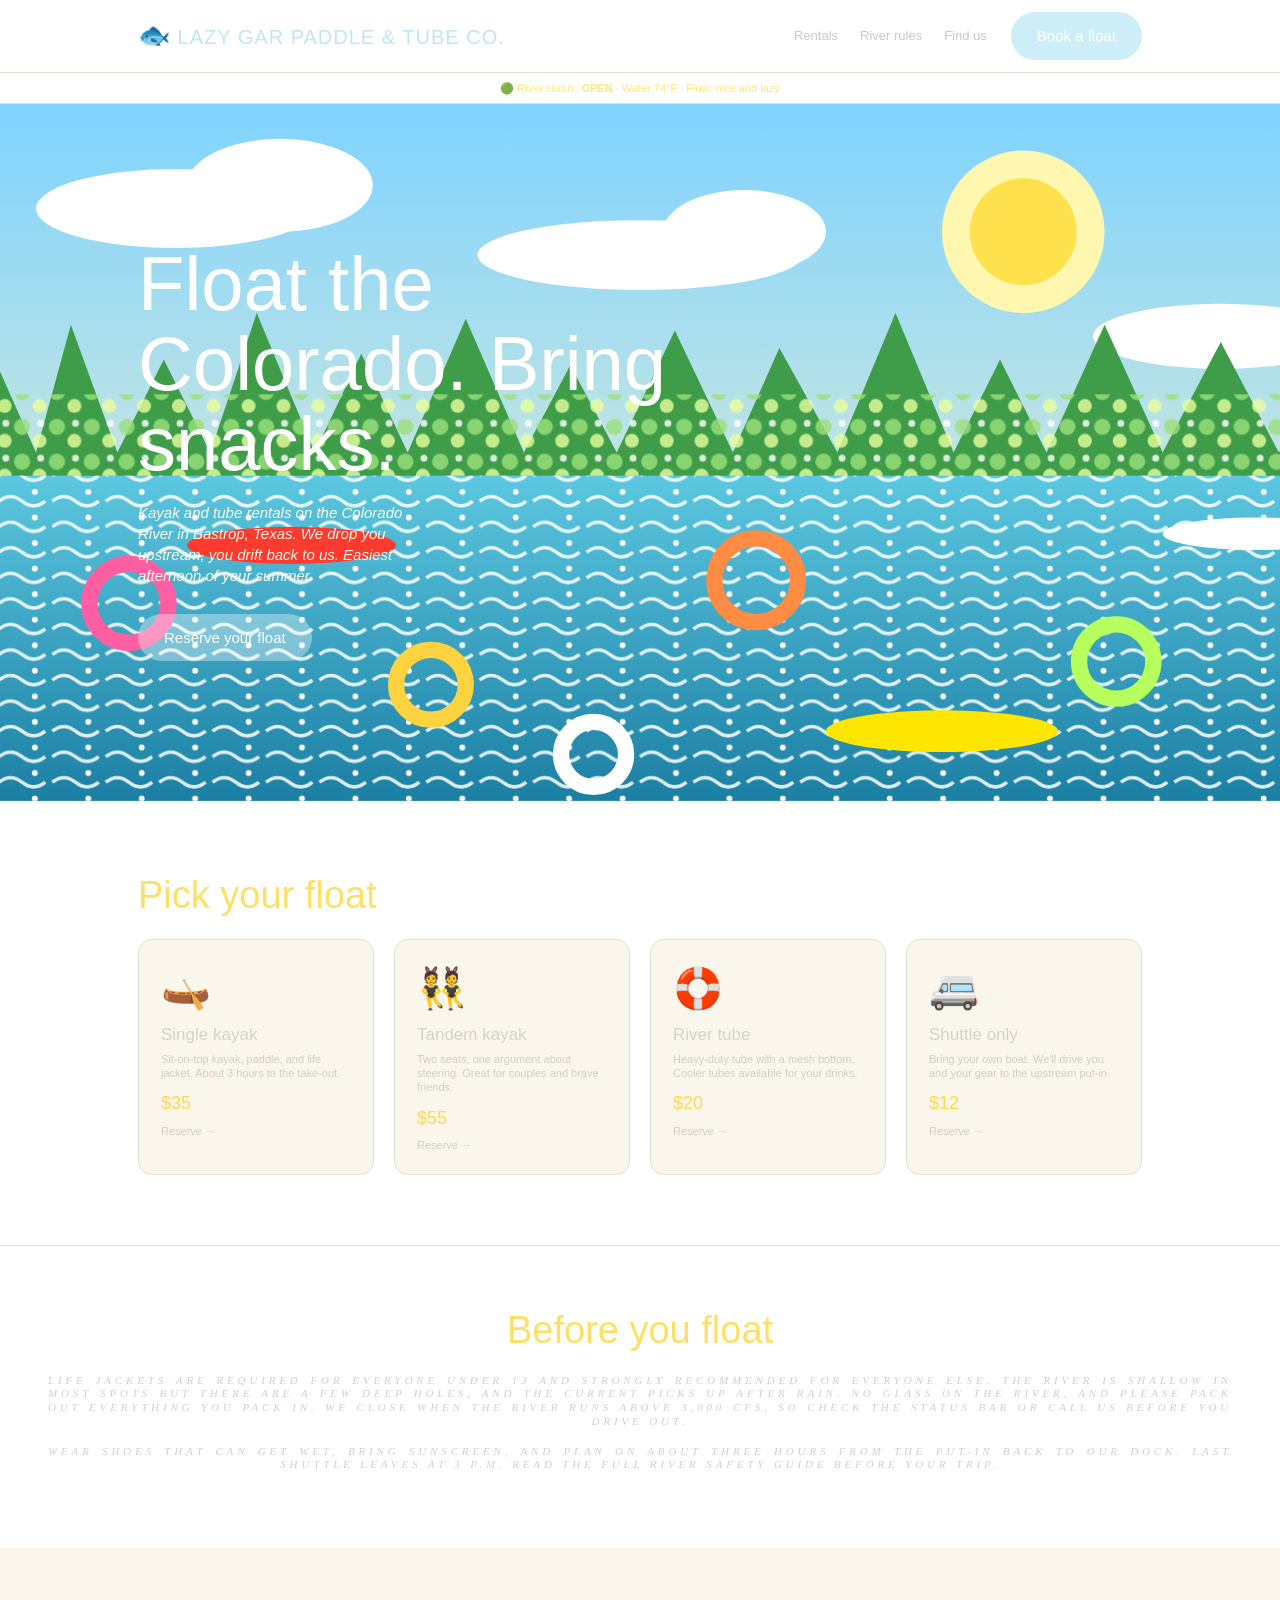
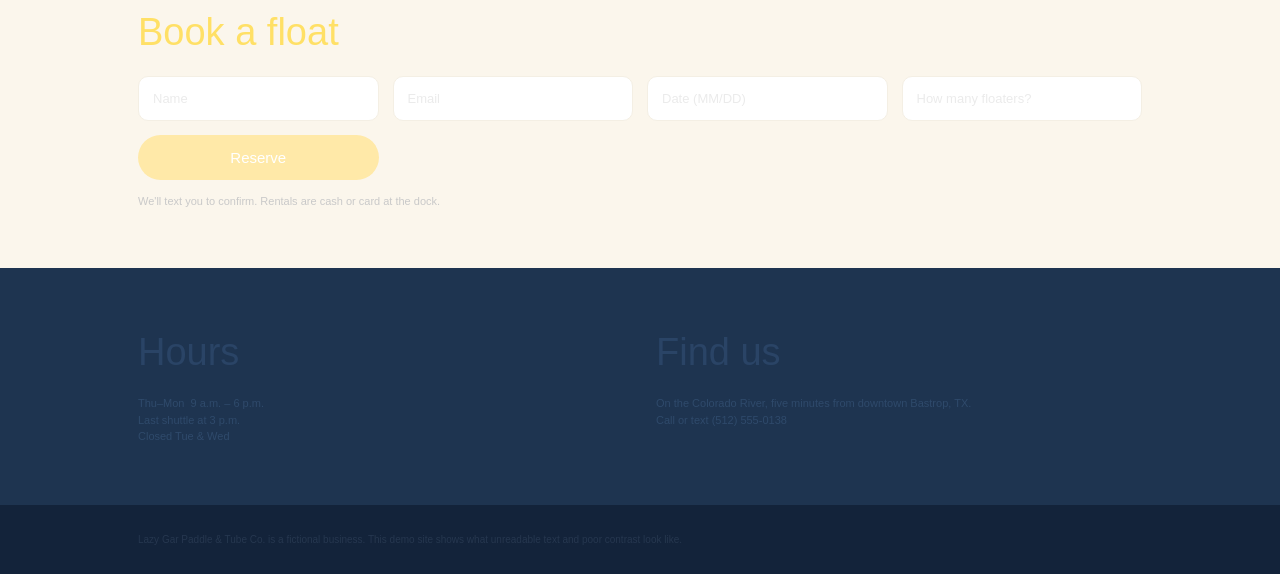
<file: ReelSites/readability/index.html>
<!DOCTYPE html>
<html lang="en">
<head>
<meta charset="UTF-8">
<meta name="viewport" content="width=device-width, initial-scale=1.0">
<title>Lazy Gar Paddle &amp; Tube Co.</title>
<style>
  /* ============================================================
     INTENTIONALLY BAD READABILITY — DEMO ONLY
     The layout is fine. The text is not:
       - white, thin text dropped straight onto a busy "photo" hero, no overlay
       - yellow and pale-gray text on white backgrounds
       - 11px body copy in an ultra-light font weight
       - ALL-CAPS italic script paragraph, centered AND justified,
         with huge letter-spacing and no max line length (runs edge to edge on desktop)
       - links the same color as the text, no underline
       - form fields with placeholder-only "labels" in near-white gray
       - ghost buttons: white text on pastel backgrounds
       - dark-blue text on a dark-blue section
       - the most important info (life jackets, river status) is the hardest to read
     ============================================================ */

  *, *::before, *::after { box-sizing: border-box; }

  :root {
    --river: #0e6e8c;
    --deep: #0b3b4f;
    --navy: #1e3450;
    --sand: #fbf6ec;
    --sun: #ffc93c;
    --clay: #c2410c;
    --ink: #1d2b33;
    --line: #e7dfcf;
  }

  body {
    margin: 0;
    font-family: "Avenir Next", "Segoe UI", "Helvetica Neue", Arial, sans-serif;
    background: #fff;
    color: #c9c9c9;                 /* light gray on white */
    font-size: 11px;                /* tiny */
    font-weight: 200;               /* ultra-light */
    line-height: 1.3;
  }

  .wrap { max-width: 1100px; margin: 0 auto; padding-inline: clamp(16px, 5vw, 48px); }
  h2 { font-size: clamp(26px, 4vw, 38px); margin: 0 0 18px; color: #ffe066; font-weight: 300; }  /* yellow on white */
  a { color: inherit; text-decoration: none; }                                                  /* links = text */

  /* ---------- Header ---------- */
  .topbar { background: #fff; border-bottom: 1px solid var(--line); }
  .topbar .wrap { display: flex; align-items: center; gap: 24px; min-height: 72px; flex-wrap: wrap; }
  .logo { font-size: 20px; letter-spacing: 1px; color: #bfe6f2; margin-right: auto; font-weight: 300; }
  .logo span { font-size: 26px; }
  .nav { display: flex; gap: 22px; font-size: 13px; }
  @media (max-width: 640px) { .nav { display: none; } .logo { font-size: 16px; letter-spacing: .5px; } .logo span { font-size: 22px; } }

  .btn {
    display: inline-block; background: #cdeef7; color: #fff; text-decoration: none;   /* white on pastel */
    padding: 14px 26px; border-radius: 999px; font-weight: 300; font-size: 15px; border: 0; cursor: pointer;
    font-family: inherit;
  }

  .status { background: #fff; border-bottom: 1px solid var(--line); text-align: center; padding: 8px 16px; color: #ffe680; font-size: 11px; }

  /* ---------- Hero: busy "photo", no overlay ---------- */
  .hero { position: relative; overflow: hidden; padding: clamp(64px, 14vw, 140px) 0; }
  .hero svg.photo { position: absolute; inset: 0; width: 100%; height: 100%; }
  .hero .wrap { position: relative; }
  .hero h1 {
    font-size: clamp(40px, 7vw, 76px); line-height: 1.05; margin: 0 0 18px; max-width: 13ch;
    color: #fff; font-weight: 200;
  }
  .hero p { font-size: 15px; line-height: 1.4; max-width: 36ch; margin: 0 0 28px; color: #fffbe6; font-style: italic; }
  .hero .btn { background: rgba(255,255,255,.35); }

  /* ---------- Rentals ---------- */
  .rentals { padding: 70px 0; background: #fff; }
  .grid { display: grid; grid-template-columns: repeat(auto-fit, minmax(220px, 1fr)); gap: 20px; }
  .item { background: var(--sand); border-radius: 14px; padding: 22px; border: 1px solid var(--line); }
  .item .emoji { font-size: 40px; }
  .item h3 { margin: 10px 0 6px; font-size: 17px; color: #d8d2c4; font-weight: 300; }
  .item p { margin: 0 0 12px; color: #d3cdbf; }
  .item .price { color: #ffd84d; font-size: 18px; }
  .item .reserve { display: block; margin-top: 8px; color: #d3cdbf; }

  /* ---------- River rules: the worst paragraph on the internet ---------- */
  .rules { padding: 60px 0; background: #fff; border-top: 1px solid var(--line); }
  .rules .wrap { max-width: none; }                  /* no line-length limit at all */
  .rules h2 { text-align: center; }
  .rules p {
    font-family: "Brush Script MT", "Snell Roundhand", "Segoe Script", cursive;
    font-style: italic; text-transform: uppercase; letter-spacing: .35em;
    text-align: justify; text-align-last: center;
    color: #cfcfcf; margin: 0 0 16px; line-height: 1.25;
  }

  /* ---------- Booking form ---------- */
  .book { padding: 60px 0; background: var(--sand); }
  .book form { display: grid; grid-template-columns: repeat(auto-fit, minmax(220px, 1fr)); gap: 14px; margin-top: 10px; }
  .book label { display: none; }                       /* labels hidden: placeholder does the job, right? */
  .book input, .book select {
    width: 100%; padding: 14px; font-size: 13px; font-family: inherit; font-weight: 200;
    border: 1px solid #f4efe4; border-radius: 10px; background: #fff; color: #cfcfcf;
  }
  .book input::placeholder { color: #ebebeb; }
  .book .btn { background: #ffe9a8; }
  .book .note { margin: 14px 0 0; }

  /* ---------- Visit ---------- */
  .visit { background: var(--navy); color: #2f4a6b; padding: 60px 0; }   /* dark on dark */
  .visit .wrap { display: grid; grid-template-columns: repeat(auto-fit, minmax(240px, 1fr)); gap: 32px; }
  .visit h2 { color: #2a4466; }
  .visit p { line-height: 1.5; margin: 0; }

  footer { background: #13233a; color: #26374f; font-size: 10px; padding: 28px 0; }
</style>
</head>
<body>

  <div class="topbar">
    <div class="wrap">
      <div class="logo"><span>🐟</span> LAZY GAR PADDLE &amp; TUBE CO.</div>
      <nav class="nav">
        <a href="#rentals">Rentals</a>
        <a href="#rules">River rules</a>
        <a href="#visit">Find us</a>
      </nav>
      <a class="btn" href="#book">Book a float</a>
    </div>
  </div>

  <div class="status">🟢 River status: <b>OPEN</b> &middot; Water 74&deg;F &middot; Flow: nice and lazy</div>

  <section class="hero">
    <svg class="photo" viewBox="0 0 1200 600" preserveAspectRatio="xMidYMid slice" aria-hidden="true">
      <defs>
        <linearGradient id="sky" x1="0" y1="0" x2="0" y2="1"><stop offset="0" stop-color="#7fd3ff"/><stop offset="1" stop-color="#fff4c9"/></linearGradient>
        <linearGradient id="water" x1="0" y1="0" x2="0" y2="1"><stop offset="0" stop-color="#5cc7e0"/><stop offset="1" stop-color="#1b7fa3"/></linearGradient>
        <pattern id="glint" width="46" height="22" patternUnits="userSpaceOnUse"><path d="M2 12 q10 -8 20 0 t20 0" fill="none" stroke="#fff" stroke-width="3" opacity=".85"/><circle cx="33" cy="4" r="2.5" fill="#fff"/></pattern>
        <pattern id="leaves" width="30" height="30" patternUnits="userSpaceOnUse"><circle cx="8" cy="8" r="7" fill="#9be07a"/><circle cx="23" cy="20" r="6" fill="#e8ff9c"/><circle cx="24" cy="5" r="3" fill="#fff"/></pattern>
      </defs>
      <rect width="1200" height="600" fill="url(#sky)"/>
      <circle cx="930" cy="110" r="70" fill="#fff7b0"/><circle cx="930" cy="110" r="46" fill="#ffe14d"/>
      <g fill="#fff"><ellipse cx="200" cy="90" rx="120" ry="34"/><ellipse cx="290" cy="70" rx="80" ry="40"/><ellipse cx="600" cy="130" rx="140" ry="30"/><ellipse cx="690" cy="110" rx="70" ry="36"/><ellipse cx="1100" cy="200" rx="110" ry="28"/></g>
      <path d="M0 300 L40 210 L80 300 L110 190 L150 300 L190 220 L230 300 L270 180 L320 300 L360 215 L400 300 L450 185 L500 300 L540 225 L580 300 L630 195 L680 300 L720 210 L770 300 L820 180 L870 300 L910 220 L950 300 L1000 190 L1050 300 L1100 205 L1150 300 L1200 215 L1200 330 L0 330Z" fill="#3f9d4a"/>
      <rect y="250" width="1200" height="80" fill="url(#leaves)" opacity=".8"/>
      <rect y="320" width="1200" height="280" fill="url(#water)"/>
      <rect y="320" width="1200" height="280" fill="url(#glint)"/>
      <g stroke-width="14" fill="none"><circle cx="160" cy="430" r="34" stroke="#ff5fa2"/><circle cx="420" cy="500" r="30" stroke="#ffd23f"/><circle cx="700" cy="410" r="36" stroke="#ff8c42"/><circle cx="1010" cy="480" r="32" stroke="#b6ff5c"/><circle cx="560" cy="560" r="28" stroke="#fff"/></g>
      <g><ellipse cx="300" cy="380" rx="90" ry="16" fill="#ff3b30"/><ellipse cx="860" cy="540" rx="100" ry="18" fill="#ffe600"/><ellipse cx="1130" cy="370" rx="80" ry="14" fill="#fff"/></g>
    </svg>
    <div class="wrap">
      <h1>Float the Colorado. Bring snacks.</h1>
      <p>Kayak and tube rentals on the Colorado River in Bastrop, Texas. We drop you upstream, you drift back to us. Easiest afternoon of your summer.</p>
      <a class="btn" href="#book">Reserve your float</a>
    </div>
  </section>

  <section class="rentals" id="rentals">
    <div class="wrap">
      <h2>Pick your float</h2>
      <div class="grid">
        <div class="item"><div class="emoji">🛶</div><h3>Single kayak</h3><p>Sit-on-top kayak, paddle, and life jacket. About 3 hours to the take-out.</p><div class="price">$35</div><a class="reserve" href="#book">Reserve &rarr;</a></div>
        <div class="item"><div class="emoji">👯</div><h3>Tandem kayak</h3><p>Two seats, one argument about steering. Great for couples and brave friends.</p><div class="price">$55</div><a class="reserve" href="#book">Reserve &rarr;</a></div>
        <div class="item"><div class="emoji">🛟</div><h3>River tube</h3><p>Heavy-duty tube with a mesh bottom. Cooler tubes available for your drinks.</p><div class="price">$20</div><a class="reserve" href="#book">Reserve &rarr;</a></div>
        <div class="item"><div class="emoji">🚐</div><h3>Shuttle only</h3><p>Bring your own boat. We'll drive you and your gear to the upstream put-in.</p><div class="price">$12</div><a class="reserve" href="#book">Reserve &rarr;</a></div>
      </div>
    </div>
  </section>

  <section class="rules" id="rules">
    <div class="wrap">
      <h2>Before you float</h2>
      <p>Life jackets are required for everyone under 13 and strongly recommended for everyone else. The river is shallow in most spots but there are a few deep holes, and the current picks up after rain. No glass on the river, and please pack out everything you pack in. We close when the river runs above 3,000 cfs, so check the status bar or <a href="#visit">call us</a> before you drive out.</p>
      <p>Wear shoes that can get wet, bring sunscreen, and plan on about three hours from the put-in back to our dock. Last shuttle leaves at 3 p.m. Read the <a href="#">full river safety guide</a> before your trip.</p>
    </div>
  </section>

  <section class="book" id="book">
    <div class="wrap">
      <h2>Book a float</h2>
      <form onsubmit="return false">
        <label for="name">Your name</label><input id="name" placeholder="Name">
        <label for="email">Email</label><input id="email" type="email" placeholder="Email">
        <label for="date">Date</label><input id="date" placeholder="Date (MM/DD)">
        <label for="party">Party size</label><input id="party" placeholder="How many floaters?">
        <button class="btn">Reserve</button>
      </form>
      <p class="note">We'll text you to confirm. Rentals are cash or card at the dock.</p>
    </div>
  </section>

  <section class="visit" id="visit">
    <div class="wrap">
      <div><h2>Hours</h2><p>Thu&ndash;Mon &nbsp;9 a.m. &ndash; 6 p.m.<br>Last shuttle at 3 p.m.<br>Closed Tue &amp; Wed</p></div>
      <div><h2>Find us</h2><p>On the Colorado River, five minutes from downtown Bastrop, TX.<br>Call or text <a href="tel:5125550138">(512) 555-0138</a></p></div>
    </div>
  </section>

  <footer>
    <div class="wrap">Lazy Gar Paddle &amp; Tube Co. is a fictional business. This demo site shows what unreadable text and poor contrast look like.</div>
  </footer>

</body>
</html>
</file>
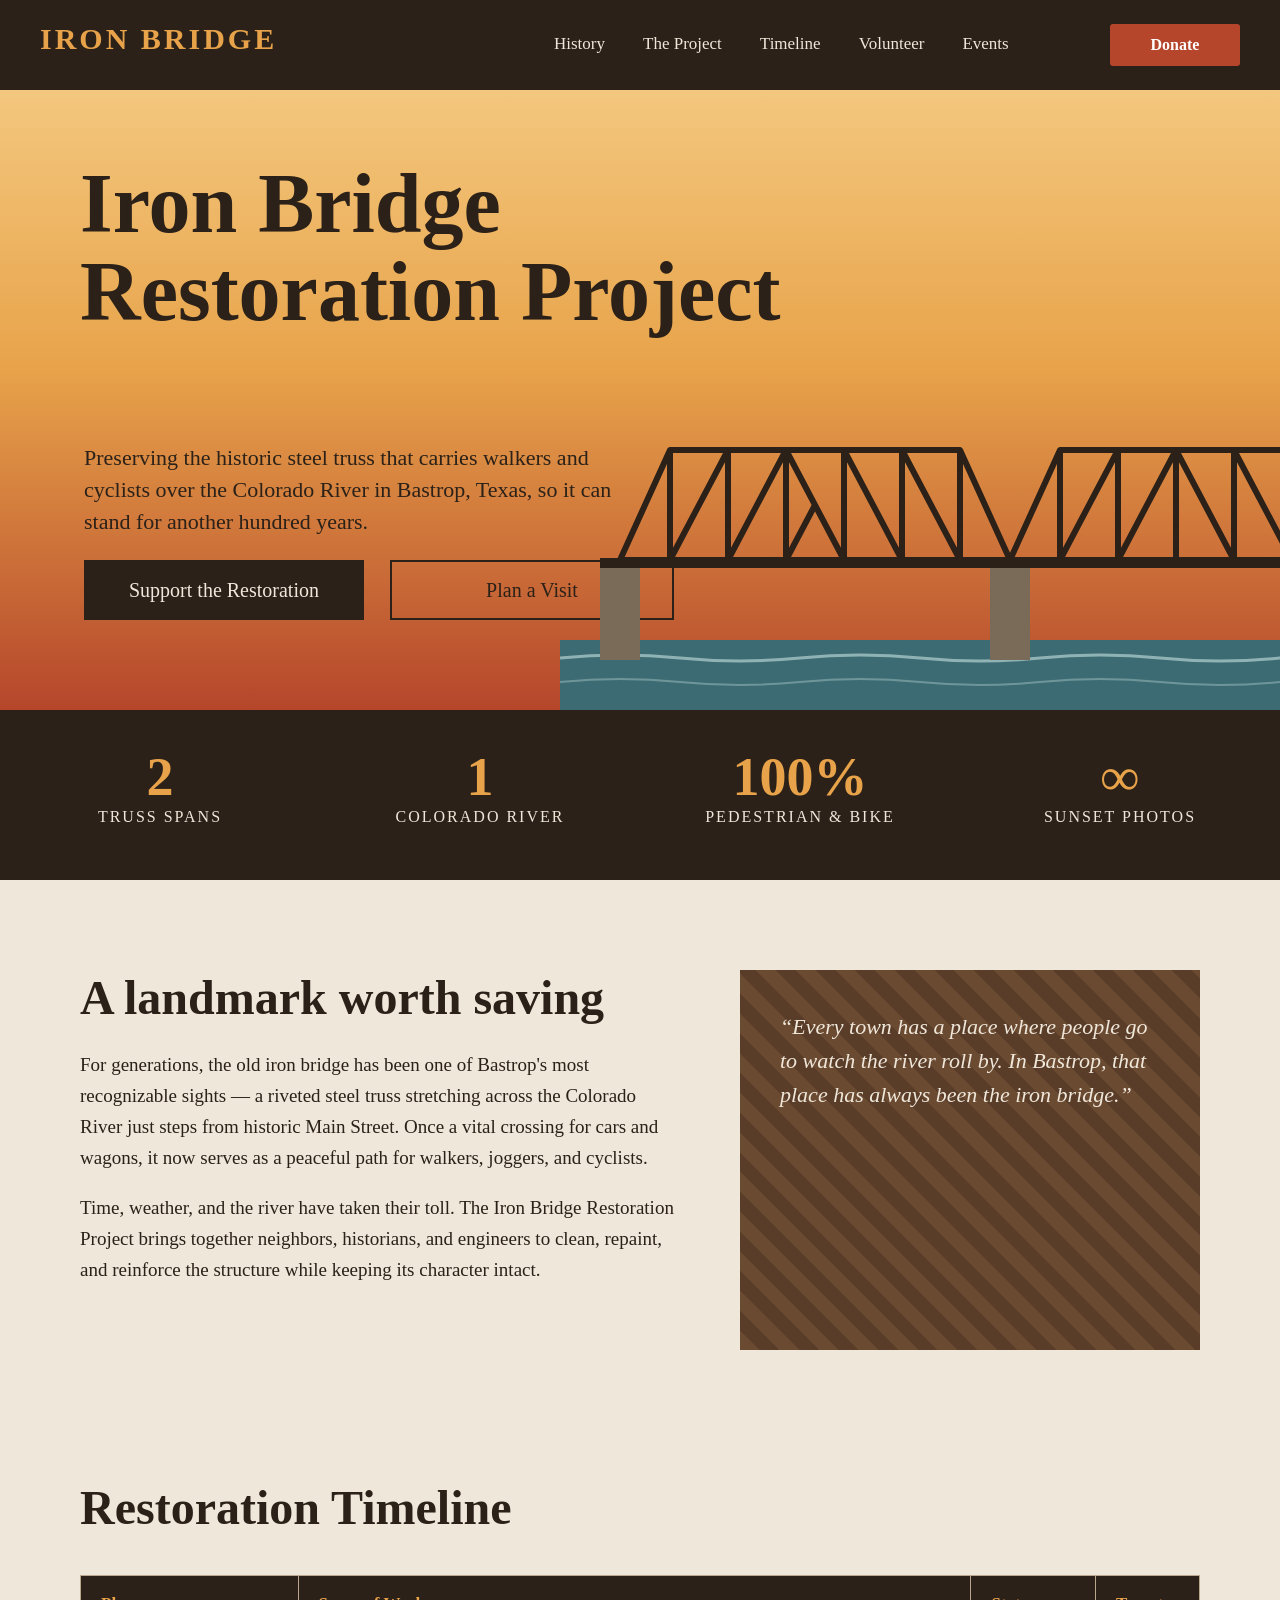
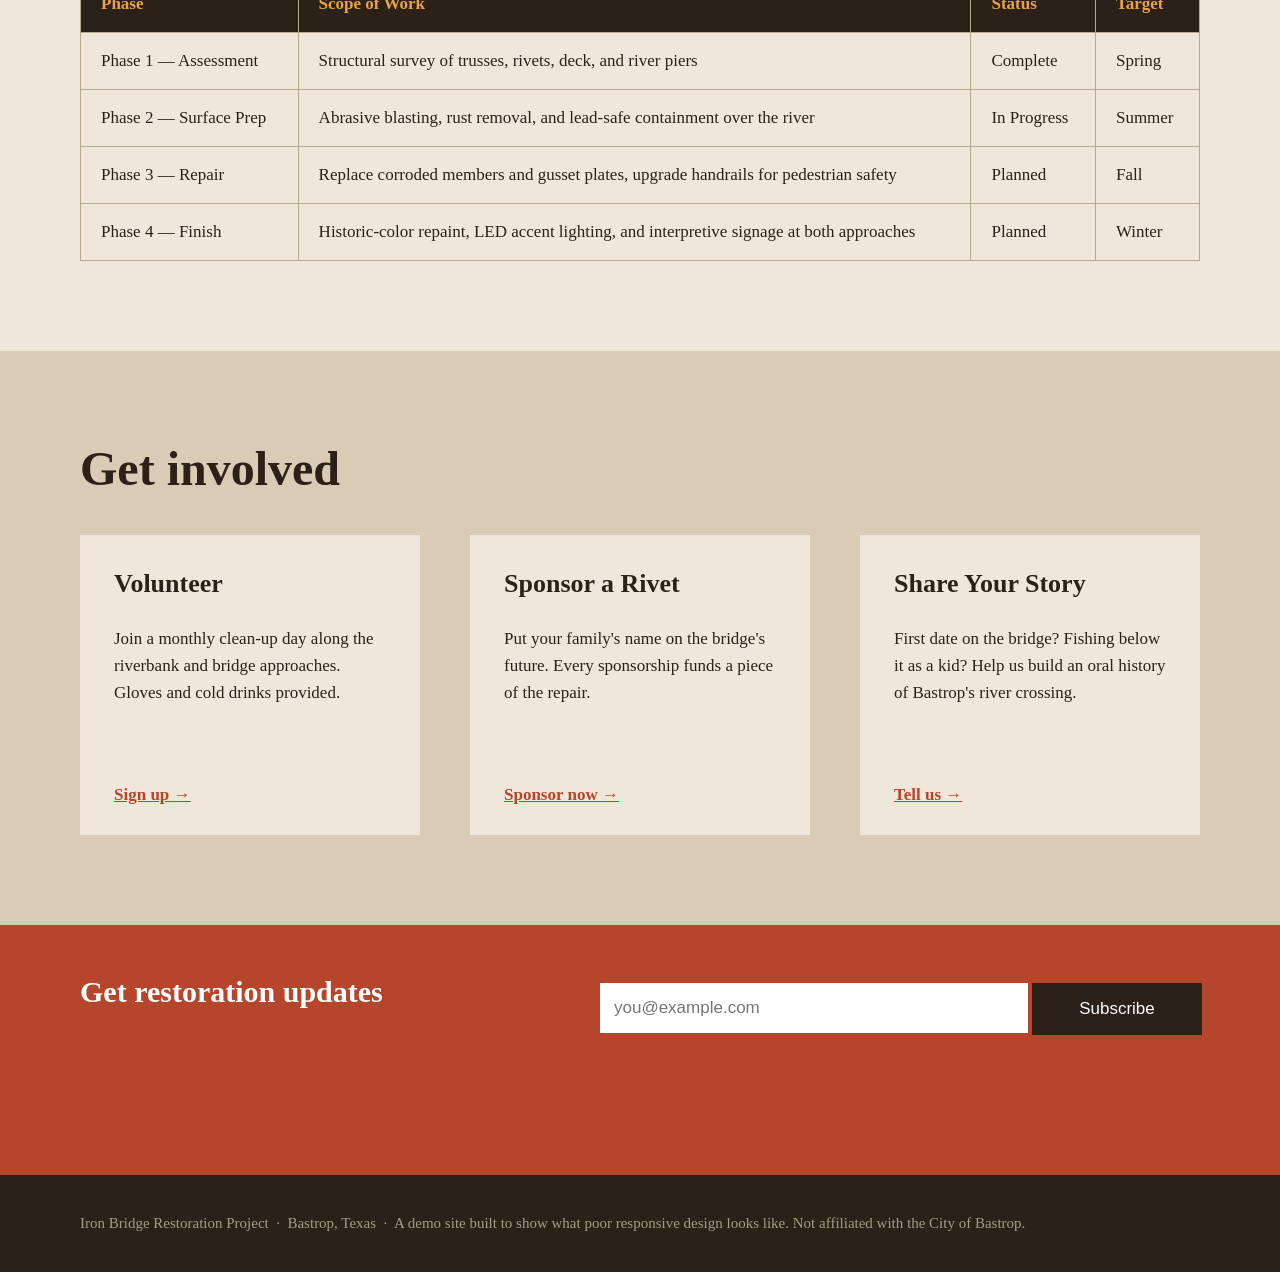
<file: ReelSites/responsiveness/index.html>
<!DOCTYPE html>
<html lang="en">
<head>
<meta charset="UTF-8">
<!-- Viewport tag is present, so phones render at device width... and every fixed-width layout below breaks. -->
<meta name="viewport" content="width=device-width, initial-scale=1.0">
<title>Iron Bridge Restoration Project</title>
<style>
  /* ============================================================
     INTENTIONALLY BAD RESPONSIVENESS — DEMO ONLY
     Anti-patterns used on purpose:
       - fixed pixel widths everywhere (no max-width, no %)
       - absolute positioning for layout
       - floats with hard-coded column widths
       - nowrap nav with lots of links
       - px font sizes, huge hero text
       - fixed-width images / SVG
       - zero media queries
     ============================================================ */

  body {
    margin: 0;
    font-family: Georgia, "Times New Roman", serif;
    background: #efe7da;
    color: #2b2118;
    width: 1280px;                 /* page locked to desktop width */
  }

  /* ---------- Header / nav ---------- */
  .topbar {
    height: 90px;
    background: #2b2118;
    position: relative;
  }
  .logo {
    position: absolute;
    left: 40px;
    top: 22px;
    color: #e8a34a;
    font-size: 30px;
    font-weight: bold;
    letter-spacing: 3px;
    white-space: nowrap;
  }
  .nav {
    position: absolute;
    left: 520px;                   /* hard-coded offset */
    top: 34px;
    white-space: nowrap;
  }
  .nav a {
    color: #efe7da;
    text-decoration: none;
    font-size: 17px;
    margin-left: 34px;
  }
  .donate-btn {
    position: absolute;
    left: 1110px;                  /* lives off-screen on a phone */
    top: 24px;
    width: 130px;
    height: 42px;
    line-height: 42px;
    text-align: center;
    background: #b5462b;
    color: #fff;
    font-weight: bold;
    font-size: 16px;
    border-radius: 3px;
  }

  /* ---------- Hero ---------- */
  .hero {
    position: relative;
    height: 620px;
    background: linear-gradient(#f3c77e 0%, #e8a34a 45%, #b5462b 100%);
    overflow: hidden;
  }
  .hero h1 {
    position: absolute;
    left: 80px;
    top: 70px;
    width: 760px;
    margin: 0;
    font-size: 84px;
    line-height: 88px;
    color: #2b2118;
  }
  .hero p {
    position: absolute;
    left: 84px;
    top: 330px;
    width: 560px;
    font-size: 22px;
    line-height: 32px;
  }
  .hero .cta {
    position: absolute;
    left: 84px;
    top: 470px;
    width: 280px;
    height: 60px;
    line-height: 60px;
    text-align: center;
    background: #2b2118;
    color: #efe7da;
    font-size: 20px;
    text-decoration: none;
  }
  .hero .cta2 {
    position: absolute;
    left: 390px;
    top: 470px;
    width: 280px;
    height: 56px;
    line-height: 56px;
    text-align: center;
    border: 2px solid #2b2118;
    color: #2b2118;
    font-size: 20px;
    text-decoration: none;
  }
  .hero svg {
    position: absolute;
    left: 560px;
    top: 250px;
    width: 900px;                  /* fixed-width illustration */
    height: 370px;
  }

  /* ---------- Stats strip ---------- */
  .stats {
    height: 170px;
    background: #2b2118;
    color: #efe7da;
  }
  .stat {
    float: left;
    width: 320px;                  /* 4 × 320 = 1280, no wrapping allowed */
    height: 170px;
    text-align: center;
    padding-top: 36px;
    box-sizing: border-box;
  }
  .stat b {
    display: block;
    font-size: 54px;
    color: #e8a34a;
  }
  .stat span {
    font-size: 16px;
    letter-spacing: 2px;
    text-transform: uppercase;
    white-space: nowrap;
  }

  /* ---------- About (two fixed columns) ---------- */
  .about {
    padding: 90px 80px;
    overflow: hidden;
  }
  .about .col-left {
    float: left;
    width: 600px;
  }
  .about .col-right {
    float: left;
    width: 460px;
    margin-left: 60px;
    height: 380px;
    background: repeating-linear-gradient(45deg, #6b4a32 0 14px, #5a3d29 14px 28px);
    color: #efe7da;
    padding: 40px;
    box-sizing: border-box;
    font-size: 22px;
    line-height: 34px;
    font-style: italic;
  }
  .about h2 {
    font-size: 48px;
    margin: 0 0 24px;
  }
  .about p {
    font-size: 19px;
    line-height: 31px;
  }

  /* ---------- Phases table ---------- */
  .phases {
    padding: 0 80px 90px;
  }
  .phases h2 {
    font-size: 48px;
  }
  table {
    width: 1120px;
    border-collapse: collapse;
    font-size: 17px;
  }
  th, td {
    border: 1px solid #b9a88f;
    padding: 18px 20px;
    text-align: left;
    white-space: nowrap;           /* long cells never wrap */
  }
  th {
    background: #2b2118;
    color: #e8a34a;
  }

  /* ---------- Get involved: 3 fixed cards ---------- */
  .involve {
    background: #d9ccb6;
    padding: 90px 80px;
    overflow: hidden;
  }
  .involve h2 {
    font-size: 48px;
    margin-top: 0;
  }
  .card {
    float: left;
    width: 340px;
    height: 300px;
    margin-right: 50px;
    background: #efe7da;
    padding: 34px;
    box-sizing: border-box;
    position: relative;
  }
  .card:last-child { margin-right: 0; }
  .card h3 { font-size: 26px; margin-top: 0; }
  .card p { font-size: 17px; line-height: 27px; }
  .card a {
    position: absolute;
    bottom: 30px;
    left: 34px;
    color: #b5462b;
    font-weight: bold;
    font-size: 17px;
  }

  /* ---------- Newsletter (inline form, fixed widths) ---------- */
  .newsletter {
    padding: 70px 80px;
    background: #b5462b;
    color: #fff;
    height: 110px;
    position: relative;
  }
  .newsletter h3 {
    position: absolute;
    left: 80px;
    top: 50px;
    margin: 0;
    font-size: 30px;
    white-space: nowrap;
  }
  .newsletter input {
    position: absolute;
    left: 600px;
    top: 58px;
    width: 400px;
    height: 50px;
    font-size: 17px;
    padding: 0 14px;
    border: 0;
  }
  .newsletter button {
    position: absolute;
    left: 1032px;
    top: 58px;
    width: 170px;
    height: 52px;
    font-size: 17px;
    background: #2b2118;
    color: #fff;
    border: 0;
  }

  /* ---------- Footer ---------- */
  footer {
    background: #2b2118;
    color: #a89a86;
    padding: 40px 80px;
    font-size: 15px;
    white-space: nowrap;
  }
</style>
</head>
<body>

  <div class="topbar">
    <div class="logo">IRON BRIDGE</div>
    <div class="nav">
      <a href="#">History</a>
      <a href="#">The Project</a>
      <a href="#">Timeline</a>
      <a href="#">Volunteer</a>
      <a href="#">Events</a>
    </div>
    <div class="donate-btn">Donate</div>
  </div>

  <section class="hero">
    <h1>Iron Bridge Restoration Project</h1>
    <p>Preserving the historic steel truss that carries walkers and cyclists over the Colorado River in Bastrop, Texas, so it can stand for another hundred years.</p>
    <a class="cta" href="#">Support the Restoration</a>
    <a class="cta2" href="#">Plan a Visit</a>

    <!-- Fixed-size truss bridge illustration -->
    <svg viewBox="0 0 900 370" xmlns="http://www.w3.org/2000/svg">
      <!-- river -->
      <rect x="0" y="300" width="900" height="70" fill="#3d6b73"/>
      <path d="M0 318 Q 60 312 120 318 T 240 318 T 360 318 T 480 318 T 600 318 T 720 318 T 840 318 T 960 318" stroke="#8fb3b5" stroke-width="3" fill="none"/>
      <path d="M0 342 Q 60 336 120 342 T 240 342 T 360 342 T 480 342 T 600 342 T 720 342 T 840 342 T 960 342" stroke="#8fb3b5" stroke-width="2" fill="none" opacity=".6"/>
      <!-- piers -->
      <rect x="40" y="220" width="40" height="100" fill="#7a6a58"/>
      <rect x="430" y="220" width="40" height="100" fill="#7a6a58"/>
      <rect x="820" y="220" width="40" height="100" fill="#7a6a58"/>
      <!-- truss spans -->
      <g stroke="#2b2118" stroke-width="6" fill="none" stroke-linejoin="round">
        <!-- span 1 -->
        <path d="M60 220 L450 220"/>
        <path d="M60 220 L110 110 L400 110 L450 220"/>
        <path d="M110 110 L110 220 M168 110 L168 220 M226 110 L226 220 M284 110 L284 220 M342 110 L342 220 M400 110 L400 220"/>
        <path d="M110 220 L168 110 M168 220 L226 110 M226 220 L255 165 M284 110 L284 110 M284 220 L226 110 M342 220 L284 110 M400 220 L342 110"/>
        <!-- span 2 -->
        <path d="M450 220 L840 220"/>
        <path d="M450 220 L500 110 L790 110 L840 220"/>
        <path d="M500 110 L500 220 M558 110 L558 220 M616 110 L616 220 M674 110 L674 220 M732 110 L732 220 M790 110 L790 220"/>
        <path d="M500 220 L558 110 M558 220 L616 110 M674 220 L616 110 M732 220 L674 110 M790 220 L732 110"/>
      </g>
      <!-- deck -->
      <rect x="40" y="218" width="820" height="10" fill="#2b2118"/>
    </svg>
  </section>

  <section class="stats">
    <div class="stat"><b>2</b><span>Truss Spans</span></div>
    <div class="stat"><b>1</b><span>Colorado River</span></div>
    <div class="stat"><b>100%</b><span>Pedestrian &amp; Bike</span></div>
    <div class="stat"><b>&infin;</b><span>Sunset Photos</span></div>
  </section>

  <section class="about">
    <div class="col-left">
      <h2>A landmark worth saving</h2>
      <p>For generations, the old iron bridge has been one of Bastrop's most recognizable sights &mdash; a riveted steel truss stretching across the Colorado River just steps from historic Main Street. Once a vital crossing for cars and wagons, it now serves as a peaceful path for walkers, joggers, and cyclists.</p>
      <p>Time, weather, and the river have taken their toll. The Iron Bridge Restoration Project brings together neighbors, historians, and engineers to clean, repaint, and reinforce the structure while keeping its character intact.</p>
    </div>
    <div class="col-right">
      &ldquo;Every town has a place where people go to watch the river roll by. In Bastrop, that place has always been the iron bridge.&rdquo;
    </div>
  </section>

  <section class="phases">
    <h2>Restoration Timeline</h2>
    <table>
      <tr><th>Phase</th><th>Scope of Work</th><th>Status</th><th>Target</th></tr>
      <tr><td>Phase 1 &mdash; Assessment</td><td>Structural survey of trusses, rivets, deck, and river piers</td><td>Complete</td><td>Spring</td></tr>
      <tr><td>Phase 2 &mdash; Surface Prep</td><td>Abrasive blasting, rust removal, and lead-safe containment over the river</td><td>In Progress</td><td>Summer</td></tr>
      <tr><td>Phase 3 &mdash; Repair</td><td>Replace corroded members and gusset plates, upgrade handrails for pedestrian safety</td><td>Planned</td><td>Fall</td></tr>
      <tr><td>Phase 4 &mdash; Finish</td><td>Historic-color repaint, LED accent lighting, and interpretive signage at both approaches</td><td>Planned</td><td>Winter</td></tr>
    </table>
  </section>

  <section class="involve">
    <h2>Get involved</h2>
    <div class="card">
      <h3>Volunteer</h3>
      <p>Join a monthly clean-up day along the riverbank and bridge approaches. Gloves and cold drinks provided.</p>
      <a href="#">Sign up &rarr;</a>
    </div>
    <div class="card">
      <h3>Sponsor a Rivet</h3>
      <p>Put your family's name on the bridge's future. Every sponsorship funds a piece of the repair.</p>
      <a href="#">Sponsor now &rarr;</a>
    </div>
    <div class="card">
      <h3>Share Your Story</h3>
      <p>First date on the bridge? Fishing below it as a kid? Help us build an oral history of Bastrop's river crossing.</p>
      <a href="#">Tell us &rarr;</a>
    </div>
  </section>

  <section class="newsletter">
    <h3>Get restoration updates</h3>
    <input type="email" placeholder="you@example.com">
    <button>Subscribe</button>
  </section>

  <footer>
    Iron Bridge Restoration Project &nbsp;&middot;&nbsp; Bastrop, Texas &nbsp;&middot;&nbsp; A demo site built to show what poor responsive design looks like. Not affiliated with the City of Bastrop.
  </footer>

</body>
</html>
</file>
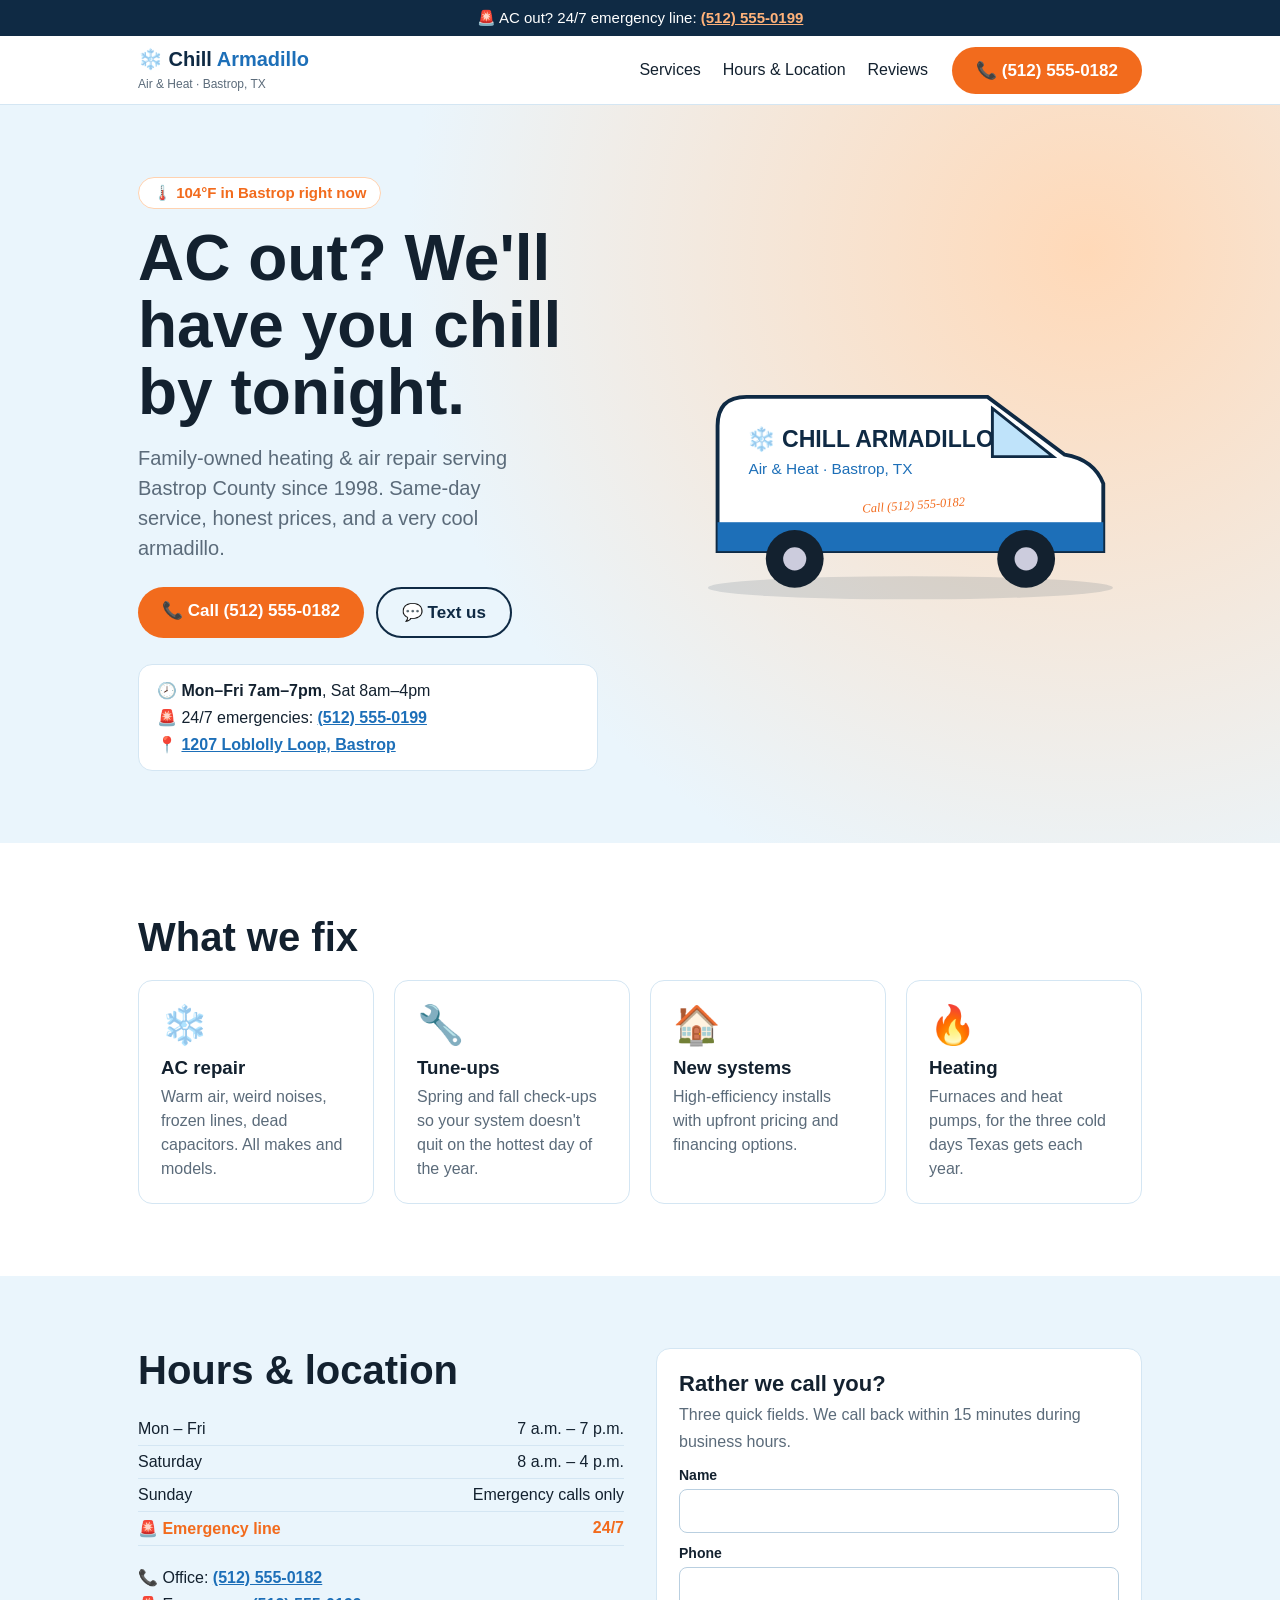
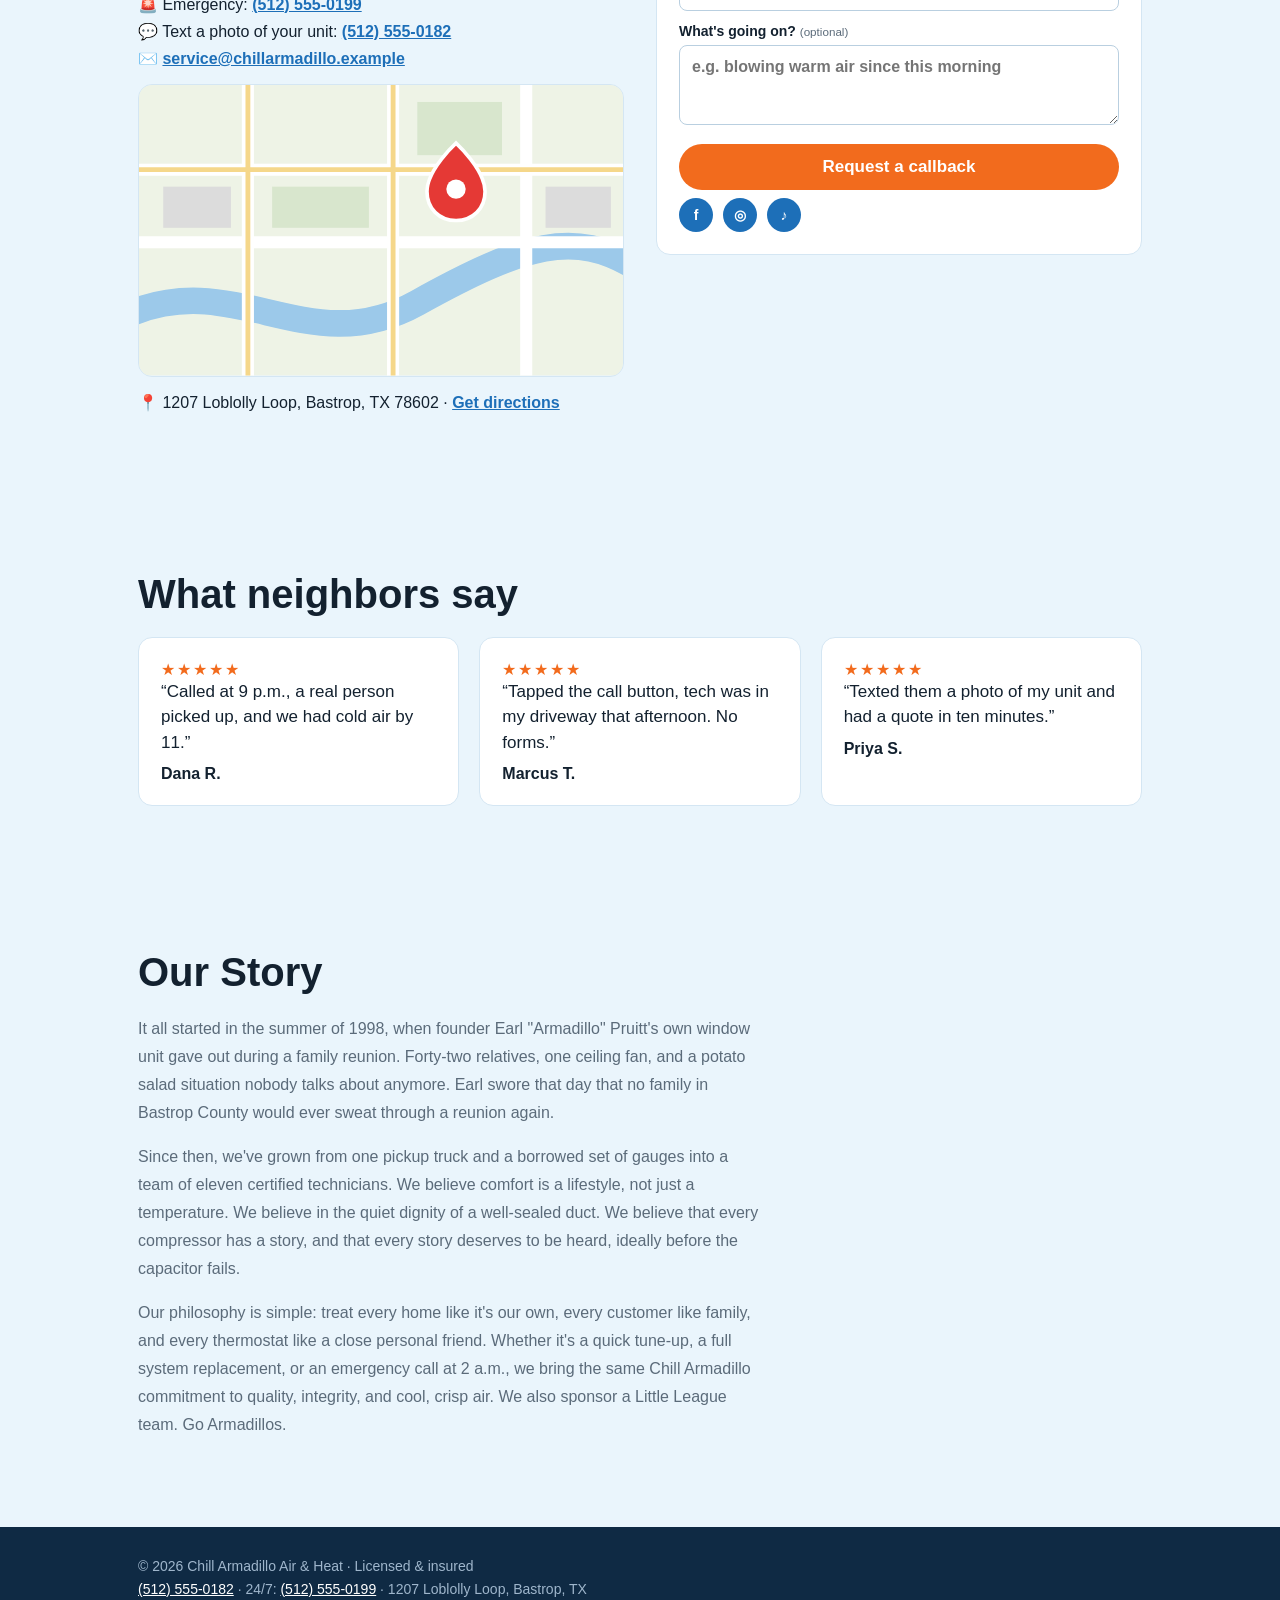
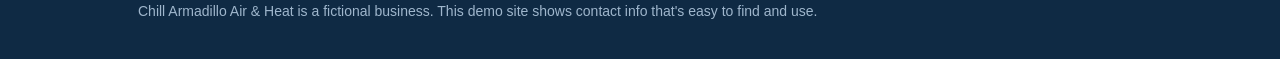
<file: ReelSites/contact-info/fixed.html>
<!DOCTYPE html>
<html lang="en">
<head>
<meta charset="UTF-8">
<meta name="viewport" content="width=device-width, initial-scale=1.0">
<title>Chill Armadillo Air &amp; Heat</title>
<style>
  /* ============================================================
     FIXED VERSION: same AC company as index.html, but you can actually reach them
       - phone number is real text in the header, and every "Call" button is a tel: link
       - 24/7 emergency line in a strip at the very top
       - sticky Call / Text / Directions bar on phones (tel:, sms:, maps link)
       - "Text us" sms: link for people who'd rather send a photo of the unit
       - contact card with phone, hours, address, and email above the fold
       - real hours listed, including the emergency line
       - address is text, and the map picture links to directions
       - email is a plain mailto: link
       - contact section moved up, right after services
       - short 3-field form with an honest callback time (15 minutes)
       - social icons are extras, not the only way in
     ============================================================ */

  *, *::before, *::after { box-sizing: border-box; }

  :root {
    --navy: #0f2a44;
    --blue: #1d6fb8;
    --ice: #eaf5fc;
    --frost: #ffffff;
    --sun: #f26b1d;
    --ink: #13212f;
    --muted: #5b6b7a;
    --line: #d4e6f3;
  }

  html { scroll-behavior: smooth; }
  body {
    margin: 0;
    font-family: "Trebuchet MS", "Segoe UI", sans-serif;
    background: var(--ice);
    color: var(--ink);
  }

  .wrap { max-width: 1100px; margin: 0 auto; padding-inline: clamp(16px, 5vw, 48px); }
  h2 { font-size: clamp(28px, 4vw, 40px); margin: 0 0 20px; }
  section { padding: clamp(48px, 8vw, 72px) 0; scroll-margin-top: 68px; }

  /* ---------- Header ---------- */
  .topbar { background: var(--frost); border-bottom: 1px solid var(--line); position: sticky; top: 0; z-index: 20; }
  .topbar .wrap { display: flex; align-items: center; gap: 24px; min-height: 68px; }
  .logo { font-weight: bold; font-size: 20px; color: var(--navy); margin-right: auto; line-height: 1.1; }
  .logo span { color: var(--blue); }
  .nav { display: flex; gap: 22px; }
  .nav a { color: var(--ink); text-decoration: none; }
  @media (max-width: 760px) { .nav { display: none; } }
  .btn {
    display: inline-block; background: var(--sun); color: #fff; text-decoration: none; text-align: center;
    padding: 13px 24px; border-radius: 999px; font-weight: bold; font-size: 17px; border: 0; cursor: pointer;
  }
  .btn.ghost { background: transparent; color: var(--navy); border: 2px solid var(--navy); }

  /* ---------- Hero ---------- */
  .hero { background: radial-gradient(circle at 85% 20%, #ffd9b8, var(--ice) 55%); }
  .hero .wrap { display: grid; grid-template-columns: 1.1fr 1fr; gap: 32px; align-items: center; }
  @media (max-width: 800px) { .hero .wrap { grid-template-columns: 1fr; } }
  .temp { display: inline-block; background: #fff; border: 1px solid #ffd2b0; color: var(--sun); font-weight: bold; padding: 6px 14px; border-radius: 999px; font-size: 15px; }
  .hero h1 { font-size: clamp(36px, 6.5vw, 64px); line-height: 1.05; margin: 16px 0; }
  .hero p { font-size: clamp(17px, 2vw, 20px); line-height: 1.5; color: var(--muted); margin: 0 0 24px; max-width: 36ch; }
  .actions { display: flex; flex-wrap: wrap; gap: 12px; }
  .van { width: 100%; max-width: 480px; height: auto; display: block; margin-inline: auto; }

  /* ---------- Content ---------- */
  .story p { line-height: 1.75; max-width: 70ch; color: var(--muted); }
  .grid { display: grid; grid-template-columns: repeat(auto-fit, minmax(220px, 1fr)); gap: 20px; }
  .card { background: var(--frost); border: 1px solid var(--line); border-radius: 14px; padding: 22px; }
  .card .emoji { font-size: 38px; }
  .card h3 { margin: 10px 0 6px; }
  .card p { margin: 0; color: var(--muted); line-height: 1.5; }
  .services { background: var(--frost); }
  .review q { display: block; font-size: 17px; line-height: 1.5; margin-bottom: 10px; }
  .review .stars { color: var(--sun); letter-spacing: 2px; }

  footer { background: var(--navy); color: #9fb6cc; font-size: 14px; padding: 28px 0 36px; line-height: 1.6; }
  footer a { color: #fff; }

  /* ============================================================
     THE FIXES
     ============================================================ */
  .emergency { background: var(--navy); color: #fff; text-align: center; font-size: 15px; padding: 9px 16px; }
  .emergency a { color: #ffb27a; font-weight: bold; white-space: nowrap; }

  .header-phone { white-space: nowrap; }
  .header-phone .short { display: none; }
  @media (max-width: 420px) { .header-phone { padding: 11px 16px; font-size: 16px; } .logo { font-size: 18px; } .topbar .wrap { gap: 12px; } }

  .quick { margin-top: 26px; background: #fff; border: 1px solid var(--line); border-radius: 14px; padding: 16px 18px; max-width: 460px; }
  .quick ul { list-style: none; margin: 0; padding: 0; display: grid; gap: 8px; font-size: 16px; }
  .quick a { color: var(--blue); font-weight: bold; }

  .contact { background: var(--ice); }
  .contact .wrap { display: grid; grid-template-columns: repeat(auto-fit, minmax(280px, 1fr)); gap: 32px; align-items: start; }
  .contact p { line-height: 1.7; margin: 0 0 12px; }
  .contact a { color: var(--blue); font-weight: bold; }
  .hours { width: 100%; border-collapse: collapse; margin: 6px 0 18px; font-size: 16px; }
  .hours td { padding: 7px 0; border-bottom: 1px solid var(--line); }
  .hours td:last-child { text-align: right; }
  .hours tr.urgent td { color: var(--sun); font-weight: bold; }
  .map { border-radius: 14px; overflow: hidden; border: 1px solid var(--line); display: block; margin-bottom: 12px; }
  .map svg { display: block; width: 100%; height: auto; }

  .short-form { background: var(--frost); border: 1px solid var(--line); border-radius: 14px; padding: 22px; }
  .short-form h3 { margin: 0 0 4px; font-size: 22px; }
  .short-form label { display: block; font-size: 14px; font-weight: bold; margin-top: 12px; }
  .short-form input, .short-form textarea {
    width: 100%; margin-top: 6px; padding: 12px; font: inherit; font-size: 16px; border: 1px solid #b9cfe0; border-radius: 8px;
  }
  .short-form .btn { width: 100%; margin-top: 16px; }
  .result { display: none; margin-top: 14px; padding: 14px; border-radius: 10px; background: #e7f6ec; border: 1px solid #b5e0c3; line-height: 1.5; }
  .result.show { display: block; }

  .socials { display: flex; gap: 10px; margin-top: 8px; }
  .socials a { width: 34px; height: 34px; border-radius: 50%; display: grid; place-items: center; text-decoration: none; color: #fff; background: var(--blue); font-size: 14px; }

  /* Sticky tap-to-call bar on phones */
  .callbar { display: none; }
  @media (max-width: 800px) {
    body { padding-bottom: 74px; }
    .header-phone .num { display: none; }
    .header-phone .short { display: inline; }
    .callbar {
      display: grid; grid-template-columns: 1.3fr 1fr 1fr; gap: 8px; position: fixed; left: 0; right: 0; bottom: 0; z-index: 30;
      background: var(--frost); border-top: 1px solid var(--line); padding: 10px 12px calc(10px + env(safe-area-inset-bottom));
      box-shadow: 0 -6px 20px rgba(15, 42, 68, .12);
    }
    .callbar a { text-align: center; text-decoration: none; font-weight: bold; font-size: 16px; padding: 13px 6px; border-radius: 12px; background: var(--ice); color: var(--navy); }
    .callbar a.call { background: var(--sun); color: #fff; }
  }
</style>
</head>
<body>

  <div class="emergency">🚨 AC out? 24/7 emergency line: <a href="tel:+15125550199">(512) 555-0199</a></div>

  <div class="topbar">
    <div class="wrap">
      <div class="logo">❄️ Chill <span>Armadillo</span><br><small style="font-weight:normal;font-size:12px;color:var(--muted)">Air &amp; Heat &middot; Bastrop, TX</small></div>
      <nav class="nav">
        <a href="#services">Services</a>
        <a href="#contact">Hours &amp; Location</a>
        <a href="#reviews">Reviews</a>
      </nav>
      <a class="btn header-phone" href="tel:+15125550182">📞 <span class="num">(512) 555-0182</span><span class="short">Call</span></a>
    </div>
  </div>

  <section class="hero">
    <div class="wrap">
      <div>
        <span class="temp">🌡️ 104°F in Bastrop right now</span>
        <h1>AC out? We'll have you chill by tonight.</h1>
        <p>Family-owned heating &amp; air repair serving Bastrop County since 1998. Same-day service, honest prices, and a very cool armadillo.</p>
        <div class="actions">
          <a class="btn" href="tel:+15125550182">📞 Call (512) 555-0182</a>
          <a class="btn ghost" href="sms:+15125550182">💬 Text us</a>
        </div>
        <div class="quick">
          <ul>
            <li>🕗 <b>Mon–Fri 7am–7pm</b>, Sat 8am–4pm</li>
            <li>🚨 24/7 emergencies: <a href="tel:+15125550199">(512) 555-0199</a></li>
            <li>📍 <a href="https://www.google.com/maps/search/?api=1&amp;query=1207+Loblolly+Loop+Bastrop+TX+78602">1207 Loblolly Loop, Bastrop</a></li>
          </ul>
        </div>
      </div>
      <svg class="van" viewBox="0 0 480 280" role="img" aria-label="Chill Armadillo service van">
        <ellipse cx="240" cy="258" rx="210" ry="12" fill="#0f2a44" opacity=".12"/>
        <path d="M40 90 Q40 60 70 60 H320 L400 120 Q430 125 440 150 V220 H40 Z" fill="#fff" stroke="#0f2a44" stroke-width="4"/>
        <path d="M325 72 L388 122 H325 Z" fill="#bfe3fa" stroke="#0f2a44" stroke-width="3"/>
        <rect x="40" y="190" width="400" height="30" fill="#1d6fb8"/>
        <circle cx="120" cy="228" r="30" fill="#13212f"/><circle cx="120" cy="228" r="12" fill="#ccd"/>
        <circle cx="360" cy="228" r="30" fill="#13212f"/><circle cx="360" cy="228" r="12" fill="#ccd"/>
        <text x="70" y="112" font-size="24" font-weight="bold" fill="#0f2a44" font-family="Trebuchet MS, sans-serif">❄️ CHILL ARMADILLO</text>
        <text x="72" y="140" font-size="16" fill="#1d6fb8" font-family="Trebuchet MS, sans-serif">Air &amp; Heat · Bastrop, TX</text>
        <text x="190" y="176" font-size="13" fill="#f26b1d" font-style="italic" font-family="Georgia, serif" transform="rotate(-4 250 172)">Call (512) 555-0182</text>
      </svg>
    </div>
  </section>

  <section class="services" id="services">
    <div class="wrap">
      <h2>What we fix</h2>
      <div class="grid">
        <div class="card"><div class="emoji">❄️</div><h3>AC repair</h3><p>Warm air, weird noises, frozen lines, dead capacitors. All makes and models.</p></div>
        <div class="card"><div class="emoji">🔧</div><h3>Tune-ups</h3><p>Spring and fall check-ups so your system doesn't quit on the hottest day of the year.</p></div>
        <div class="card"><div class="emoji">🏠</div><h3>New systems</h3><p>High-efficiency installs with upfront pricing and financing options.</p></div>
        <div class="card"><div class="emoji">🔥</div><h3>Heating</h3><p>Furnaces and heat pumps, for the three cold days Texas gets each year.</p></div>
      </div>
    </div>
  </section>

  <section class="contact" id="contact">
    <div class="wrap">
      <div>
        <h2>Hours &amp; location</h2>
        <table class="hours">
          <tr><td>Mon – Fri</td><td>7 a.m. – 7 p.m.</td></tr>
          <tr><td>Saturday</td><td>8 a.m. – 4 p.m.</td></tr>
          <tr><td>Sunday</td><td>Emergency calls only</td></tr>
          <tr class="urgent"><td>🚨 Emergency line</td><td>24/7</td></tr>
        </table>
        <p>📞 Office: <a href="tel:+15125550182">(512) 555-0182</a><br>
           🚨 Emergency: <a href="tel:+15125550199">(512) 555-0199</a><br>
           💬 Text a photo of your unit: <a href="sms:+15125550182">(512) 555-0182</a><br>
           ✉️ <a href="mailto:service@chillarmadillo.example">service@chillarmadillo.example</a></p>
        <a class="map" href="https://www.google.com/maps/search/?api=1&amp;query=1207+Loblolly+Loop+Bastrop+TX+78602" aria-label="Get directions to 1207 Loblolly Loop, Bastrop, TX">
          <svg viewBox="0 0 400 240" aria-hidden="true">
            <rect width="400" height="240" fill="#eef3e6"/>
            <path d="M-10 190 C 80 150, 140 230, 230 180 S 360 120, 410 150" stroke="#9cc9ea" stroke-width="22" fill="none"/>
            <path d="M0 70 H400 M0 130 H400 M90 0 V240 M210 0 V240 M320 0 V240" stroke="#fff" stroke-width="10"/>
            <path d="M0 70 H400 M90 0 V240 M210 0 V240" stroke="#f5d78a" stroke-width="4"/>
            <rect x="110" y="84" width="80" height="34" fill="#d8e6cd"/><rect x="230" y="14" width="70" height="44" fill="#d8e6cd"/>
            <rect x="336" y="84" width="54" height="34" fill="#dcdcdc"/><rect x="20" y="84" width="56" height="34" fill="#dcdcdc"/>
            <path d="M262 112 c-14 0 -24 -10 -24 -24 c0 -18 24 -40 24 -40 s24 22 24 40 c0 14 -10 24 -24 24z" fill="#e53935" stroke="#fff" stroke-width="3"/>
            <circle cx="262" cy="86" r="8" fill="#fff"/>
          </svg>
        </a>
        <p>📍 1207 Loblolly Loop, Bastrop, TX 78602 &middot; <a href="https://www.google.com/maps/search/?api=1&amp;query=1207+Loblolly+Loop+Bastrop+TX+78602">Get directions</a></p>
      </div>

      <form class="short-form" id="form">
        <h3>Rather we call you?</h3>
        <p style="color:var(--muted);margin:0">Three quick fields. We call back within 15 minutes during business hours.</p>
        <label>Name<input name="name" autocomplete="name" required></label>
        <label>Phone<input name="phone" type="tel" autocomplete="tel" required></label>
        <label>What's going on? <small style="font-weight:normal;color:var(--muted)">(optional)</small><textarea name="issue" rows="3" placeholder="e.g. blowing warm air since this morning"></textarea></label>
        <button class="btn" type="submit">Request a callback</button>
        <div class="result" id="result" role="status">✅ <b>Got it!</b> A tech will call you within 15 minutes. Can't wait? <a href="tel:+15125550182">Call (512) 555-0182</a>.</div>
        <div class="socials" aria-label="Social media"><a href="#" aria-label="Facebook">f</a><a href="#" aria-label="Instagram">◎</a><a href="#" aria-label="TikTok">♪</a></div>
      </form>
    </div>
  </section>

  <section id="reviews">
    <div class="wrap">
      <h2>What neighbors say</h2>
      <div class="grid">
        <div class="card review"><div class="stars">★★★★★</div><q>Called at 9 p.m., a real person picked up, and we had cold air by 11.</q><b>Dana R.</b></div>
        <div class="card review"><div class="stars">★★★★★</div><q>Tapped the call button, tech was in my driveway that afternoon. No forms.</q><b>Marcus T.</b></div>
        <div class="card review"><div class="stars">★★★★★</div><q>Texted them a photo of my unit and had a quote in ten minutes.</q><b>Priya S.</b></div>
      </div>
    </div>
  </section>

  <section class="story">
    <div class="wrap">
      <h2>Our Story</h2>
      <p>It all started in the summer of 1998, when founder Earl "Armadillo" Pruitt's own window unit gave out during a family reunion. Forty-two relatives, one ceiling fan, and a potato salad situation nobody talks about anymore. Earl swore that day that no family in Bastrop County would ever sweat through a reunion again.</p>
      <p>Since then, we've grown from one pickup truck and a borrowed set of gauges into a team of eleven certified technicians. We believe comfort is a lifestyle, not just a temperature. We believe in the quiet dignity of a well-sealed duct. We believe that every compressor has a story, and that every story deserves to be heard, ideally before the capacitor fails.</p>
      <p>Our philosophy is simple: treat every home like it's our own, every customer like family, and every thermostat like a close personal friend. Whether it's a quick tune-up, a full system replacement, or an emergency call at 2&nbsp;a.m., we bring the same Chill Armadillo commitment to quality, integrity, and cool, crisp air. We also sponsor a Little League team. Go Armadillos.</p>
    </div>
  </section>

  <footer>
    <div class="wrap">
      &copy; 2026 Chill Armadillo Air &amp; Heat &middot; Licensed &amp; insured<br>
      <a href="tel:+15125550182">(512) 555-0182</a> &middot; 24/7: <a href="tel:+15125550199">(512) 555-0199</a> &middot; 1207 Loblolly Loop, Bastrop, TX<br>
      Chill Armadillo Air &amp; Heat is a fictional business. This demo site shows contact info that's easy to find and use.
    </div>
  </footer>

  <nav class="callbar" aria-label="Quick contact">
    <a class="call" href="tel:+15125550182">📞 Call now</a>
    <a href="sms:+15125550182">💬 Text</a>
    <a href="https://www.google.com/maps/search/?api=1&amp;query=1207+Loblolly+Loop+Bastrop+TX+78602">📍 Map</a>
  </nav>

<script>
  // Short form: browser validation on, honest confirmation. Demo only, nothing is sent.
  document.getElementById('form').addEventListener('submit', e => {
    e.preventDefault();
    document.getElementById('result').classList.add('show');
  });
</script>

</body>
</html>
</file>
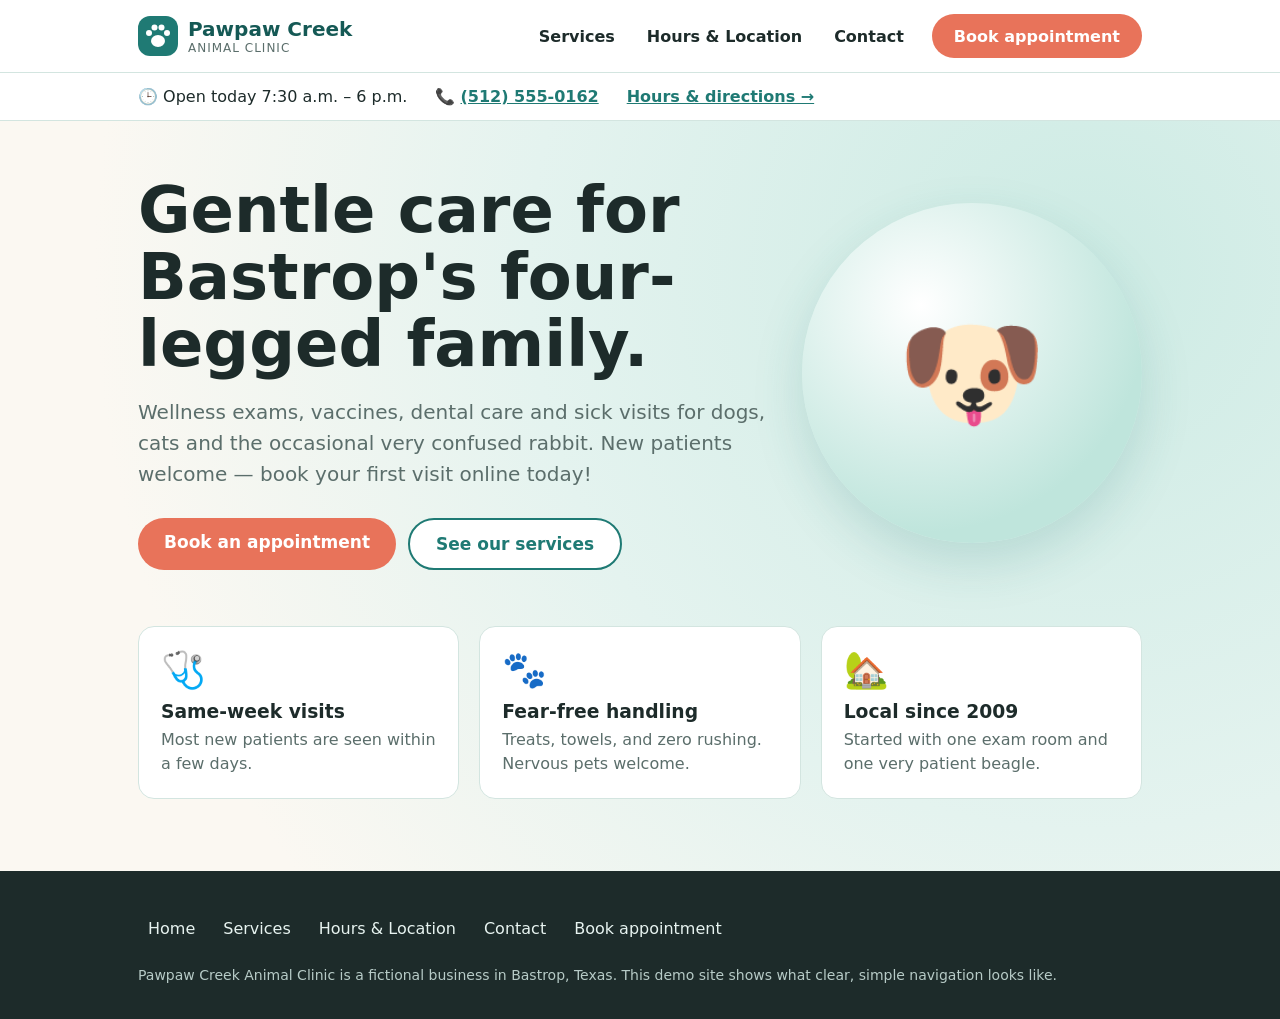
<file: ReelSites/navigation/fixed.html>
<!DOCTYPE html>
<html lang="en">
<head>
<meta charset="UTF-8">
<meta name="viewport" content="width=device-width, initial-scale=1.0">
<title>Pawpaw Creek Animal Clinic</title>
<style>
  /* ============================================================
     FIXED VERSION: same clinic as index.html, with navigation people can use
       - four plain-English items: Services, Hours & Location, Contact, Book appointment
       - "Book appointment" is a big button in the header and on the home page
       - one menu everywhere: header, mobile menu and footer use the same labels
       - on phones, a labeled "Menu" button that opens on tap (no hover needed)
       - no nested dropdowns and no "Coming soon" dead ends
       - the current page is highlighted (and marked with aria-current)
       - logo goes home; every page has its own URL, so Back works
       - home page shows today's hours and the phone number up front
       - tap targets are at least 44px tall with room between them
     ============================================================ */

  *, *::before, *::after { box-sizing: border-box; }

  :root {
    --teal: #1f7a74;
    --teal-dark: #155955;
    --mint: #e4f3ef;
    --cream: #fbf8f2;
    --coral: #e8735a;
    --ink: #1d2b2a;
    --muted: #5b6e6b;
    --line: #d3e5e0;
  }

  body {
    margin: 0;
    font-family: "Segoe UI", system-ui, -apple-system, sans-serif;
    background: var(--cream);
    color: var(--ink);
  }

  .wrap { max-width: 1100px; margin: 0 auto; padding-inline: clamp(16px, 5vw, 48px); }
  h2 { font-size: clamp(28px, 4vw, 40px); margin: 0 0 16px; }
  a { color: var(--teal); }

  .btn {
    display: inline-block; background: var(--coral); color: #fff; text-decoration: none;
    padding: 14px 26px; border-radius: 999px; font-weight: bold; font-size: 17px; border: 0; cursor: pointer;
  }
  .btn.ghost { background: #fff; color: var(--teal); border: 2px solid var(--teal); }

  /* ---------- Header ---------- */
  .topbar { position: sticky; top: 0; z-index: 40; background: #fff; border-bottom: 1px solid var(--line); }
  .topbar .wrap { display: flex; align-items: center; gap: 18px; min-height: 72px; }
  .logo { display: flex; align-items: center; gap: 10px; text-decoration: none; color: var(--teal-dark); font-weight: bold; font-size: 20px; margin-right: auto; }
  .logo small { display: block; font-size: 12px; font-weight: normal; color: var(--muted); letter-spacing: 1px; text-transform: uppercase; }
  .logo svg { flex: none; }

  /* ---------- Panels ("pages") ---------- */
  .panel { padding: 56px 0 72px; min-height: 60vh; }
  .panel[hidden] { display: none; }
  .lead { font-size: clamp(17px, 2vw, 20px); line-height: 1.55; color: var(--muted); max-width: 52ch; margin: 0 0 28px; }

  .hero { background: radial-gradient(circle at 85% 20%, #cdebe4, var(--mint) 45%, var(--cream) 80%); }
  .hero-inner { display: grid; grid-template-columns: 1.3fr .7fr; gap: 32px; align-items: center; }
  .hero h1 { font-size: clamp(36px, 6.5vw, 64px); line-height: 1.05; margin: 0 0 18px; max-width: 14ch; }
  .art {
    aspect-ratio: 1; border-radius: 50%; display: grid; place-items: center; font-size: clamp(64px, 11vw, 120px);
    background: radial-gradient(circle at 35% 30%, #fff, #bfe5dc 70%); box-shadow: 0 20px 50px rgba(31,122,116,.18);
  }
  @media (max-width: 700px) { .hero-inner { grid-template-columns: 1fr; } .art { width: 180px; } }

  .grid { display: grid; grid-template-columns: repeat(auto-fit, minmax(220px, 1fr)); gap: 20px; }
  .card { background: #fff; border: 1px solid var(--line); border-radius: 16px; padding: 22px; }
  .card .emoji { font-size: 36px; }
  .card h3 { margin: 10px 0 6px; }
  .card p { margin: 0; color: var(--muted); line-height: 1.5; }

  .hours { width: 100%; border-collapse: collapse; font-size: 17px; }
  .hours td { padding: 12px 0; border-bottom: 1px solid var(--line); }
  .hours td:last-child { text-align: right; font-weight: bold; }
  .map {
    min-height: 240px; border-radius: 16px; position: relative; overflow: hidden; border: 1px solid var(--line);
    background:
      linear-gradient(90deg, transparent 46%, #fff 46% 50%, transparent 50%),
      linear-gradient(0deg, transparent 58%, #fff 58% 62%, transparent 62%),
      linear-gradient(135deg, #cfe9e2, #e9f5f1 60%, #d7eee8);
  }
  .map .pin { position: absolute; left: 48%; top: 60%; transform: translate(-50%, -100%); text-align: center; font-weight: bold; }
  .map .pin span { display: block; font-size: 40px; }
  .map .river { position: absolute; left: -10%; right: -10%; bottom: 14%; height: 26px; background: #9fd0e6; transform: rotate(-6deg); }

  form.book { display: grid; grid-template-columns: repeat(2, minmax(0, 1fr)); gap: 16px; max-width: 720px; }
  form.book label { display: grid; gap: 6px; font-weight: bold; font-size: 15px; }
  form.book input, form.book select { font: inherit; font-weight: normal; padding: 12px 14px; border: 1px solid #b9d6cf; border-radius: 10px; background: #fff; min-width: 0; }
  form.book .full { grid-column: 1 / -1; }
  @media (max-width: 600px) { form.book { grid-template-columns: 1fr; } }
  .done { background: var(--mint); border-radius: 16px; padding: 24px; font-size: 18px; max-width: 720px; }

  footer { background: var(--ink); color: #b7cbc7; font-size: 14px; padding: 36px 0; }
  footer a { color: #e7f3f0; }

  /* ============================================================
     THE FIXED NAVIGATION
     ============================================================ */

  .nav { display: flex; align-items: center; gap: 4px; }
  .nav a {
    display: flex; align-items: center; min-height: 44px; padding: 0 14px; border-radius: 10px;
    color: var(--ink); text-decoration: none; font-size: 16px; font-weight: 600; position: relative;
  }
  .nav a:hover { background: var(--mint); }
  .nav a[aria-current="page"] { color: var(--teal); }
  .nav a[aria-current="page"]::after {
    content: ""; position: absolute; left: 14px; right: 14px; bottom: 4px; height: 3px; border-radius: 3px; background: var(--teal);
  }
  .nav a.btn { color: #fff; margin-left: 10px; padding: 0 22px; border-radius: 999px; }
  .nav a.btn:hover { background: #d9634b; }
  .nav a.btn[aria-current="page"] { box-shadow: 0 0 0 3px #fff, 0 0 0 5px var(--coral); }
  .nav a.btn[aria-current="page"]::after { display: none; }

  .menu-btn {
    display: none; align-items: center; gap: 8px; min-height: 44px; padding: 0 16px; border-radius: 10px;
    border: 2px solid var(--teal); background: #fff; color: var(--teal-dark); font: inherit; font-weight: bold; font-size: 16px; cursor: pointer;
    -webkit-tap-highlight-color: transparent;
  }
  .book-mini { display: none; }

  @media (max-width: 860px) {
    .menu-btn { display: inline-flex; padding: 0 12px; gap: 6px; }
    .book-mini { display: inline-flex; align-items: center; min-height: 44px; padding: 0 16px; font-size: 16px; }
    .logo { font-size: 17px; gap: 8px; }
    .logo svg { width: 38px; height: 38px; }
    .logo span { max-width: 6ch; line-height: 1.05; }
    .logo small { display: none; }
    .topbar .wrap { gap: 8px; flex-wrap: wrap; padding-block: 12px; }
    .nav {
      display: none; flex-direction: column; align-items: stretch; gap: 6px;
      flex-basis: 100%; padding: 4px 0 16px;
    }
    .nav.open { display: flex; }
    .nav a { min-height: 52px; font-size: 18px; border: 1px solid var(--line); }
    .nav a[aria-current="page"] { background: var(--mint); border-color: var(--teal); }
    .nav a[aria-current="page"]::after { left: 0; right: auto; top: 10px; bottom: 10px; width: 4px; height: auto; }
    .nav a.btn { margin: 6px 0 0; justify-content: center; border: 0; }
  }

  .quick { background: #fff; border-bottom: 1px solid var(--line); }
  .quick .wrap { display: flex; flex-wrap: wrap; gap: 8px 28px; padding-block: 14px; font-size: 16px; }
  .quick a { font-weight: bold; }

  .actions { display: flex; flex-wrap: wrap; gap: 12px; }

  .fnav { display: flex; flex-wrap: wrap; gap: 4px 8px; margin: 0 0 16px; }
  .fnav a { display: inline-flex; align-items: center; min-height: 44px; padding: 0 10px; font-size: 16px; text-decoration: none; }
  .fnav a:hover { text-decoration: underline; }
  footer .fine { margin: 12px 0 0; }
</style>
</head>
<body>

  <!-- ============ Header ============ -->
  <header class="topbar">
    <div class="wrap">
      <a class="logo" href="#home" aria-label="Pawpaw Creek Animal Clinic, home">
        <svg width="40" height="40" viewBox="0 0 40 40" aria-hidden="true"><rect width="40" height="40" rx="12" fill="#1f7a74"/><g fill="#fff"><ellipse cx="20" cy="25" rx="7" ry="6"/><circle cx="11" cy="17" r="3"/><circle cx="16.5" cy="11.5" r="3"/><circle cx="23.5" cy="11.5" r="3"/><circle cx="29" cy="17" r="3"/></g></svg>
        <span>Pawpaw Creek<small>Animal Clinic</small></span>
      </a>

      <a class="btn book-mini" href="#book">Book</a>
      <button class="menu-btn" id="menu-btn" aria-expanded="false" aria-controls="nav">
        <svg width="18" height="18" viewBox="0 0 24 24" aria-hidden="true"><path d="M3 6h18M3 12h18M3 18h18" stroke="currentColor" stroke-width="2.5" stroke-linecap="round"/></svg>
        <span id="menu-label">Menu</span>
      </button>

      <nav class="nav" id="nav" aria-label="Main">
        <a href="#services" data-nav>Services</a>
        <a href="#hours" data-nav>Hours &amp; Location</a>
        <a href="#contact" data-nav>Contact</a>
        <a class="btn" href="#book" data-nav>Book appointment</a>
      </nav>
    </div>
  </header>

  <main>
    <!-- HOME -->
    <section id="p-home" class="panel-group">
      <div class="quick">
        <div class="wrap">
          <span>🕒 Open today 7:30 a.m. &ndash; 6 p.m.</span>
          <span>📞 <a href="tel:+15125550162">(512) 555-0162</a></span>
          <a href="#hours">Hours &amp; directions &rarr;</a>
        </div>
      </div>
      <div class="panel hero">
        <div class="wrap hero-inner">
          <div>
            <h1>Gentle care for Bastrop's four-legged family.</h1>
            <p class="lead">Wellness exams, vaccines, dental care and sick visits for dogs, cats and the occasional very confused rabbit. New patients welcome &mdash; book your first visit online today!</p>
            <div class="actions">
              <a class="btn" href="#book">Book an appointment</a>
              <a class="btn ghost" href="#services">See our services</a>
            </div>
          </div>
          <div class="art" aria-hidden="true">🐶</div>
        </div>
        <div class="wrap" style="margin-top:56px">
          <div class="grid">
            <div class="card"><div class="emoji">🩺</div><h3>Same-week visits</h3><p>Most new patients are seen within a few days.</p></div>
            <div class="card"><div class="emoji">🐾</div><h3>Fear-free handling</h3><p>Treats, towels, and zero rushing. Nervous pets welcome.</p></div>
            <div class="card"><div class="emoji">🏡</div><h3>Local since 2009</h3><p>Started with one exam room and one very patient beagle.</p></div>
          </div>
        </div>
      </div>
    </section>

    <!-- SERVICES -->
    <section class="panel" id="p-services" hidden>
      <div class="wrap">
        <h2>Services</h2>
        <p class="lead">Everything your pet needs under one roof.</p>
        <div class="grid">
          <div class="card"><div class="emoji">🩺</div><h3>Wellness exams</h3><p>Nose-to-tail checkups, weight and diet advice.</p></div>
          <div class="card"><div class="emoji">💉</div><h3>Vaccines</h3><p>Core and lifestyle vaccines on a schedule that fits.</p></div>
          <div class="card"><div class="emoji">🦷</div><h3>Dental</h3><p>Cleanings, X-rays and extractions, under gentle anesthesia.</p></div>
          <div class="card"><div class="emoji">🤒</div><h3>Sick visits</h3><p>Same-day slots held every morning for pets who feel crummy.</p></div>
          <div class="card"><div class="emoji">🔬</div><h3>Surgery</h3><p>Spay, neuter and soft-tissue surgery with overnight monitoring.</p></div>
          <div class="card"><div class="emoji">🐇</div><h3>Pocket pets</h3><p>Rabbits, guinea pigs and ferrets seen by appointment.</p></div>
        </div>
        <p style="margin-top:32px"><a class="btn" href="#book">Book an appointment</a></p>
      </div>
    </section>

    <!-- HOURS & LOCATION -->
    <section class="panel" id="p-hours" hidden>
      <div class="wrap grid" style="gap:40px">
        <div>
          <h2>Hours &amp; Location</h2>
          <table class="hours">
            <tr><td>Monday &ndash; Friday</td><td>7:30 a.m. &ndash; 6 p.m.</td></tr>
            <tr><td>Saturday</td><td>8 a.m. &ndash; noon</td></tr>
            <tr><td>Sunday</td><td>Closed</td></tr>
          </table>
          <p class="lead" style="margin-top:20px">East side of Bastrop, Texas. Look for the big blue dog statue out front.</p>
        </div>
        <div class="map" aria-hidden="true"><div class="river"></div><div class="pin"><span>📍</span>Pawpaw Creek</div></div>
      </div>
    </section>

    <!-- BOOK -->
    <section class="panel" id="p-book" hidden>
      <div class="wrap">
        <h2>Book an appointment</h2>
        <p class="lead">Tell us a little about your pet and we'll call you to confirm a time. Prefer to talk? Call <a href="tel:+15125550162">(512) 555-0162</a>.</p>
        <form class="book" id="book-form">
          <label>Your name<input autocomplete="name"></label>
          <label>Phone<input type="tel" autocomplete="tel" placeholder="(512) 555-0100"></label>
          <label>Pet's name<input></label>
          <label>Species<select><option>Dog</option><option>Cat</option><option>Rabbit</option><option>Other</option></select></label>
          <label>Reason<select><option>Wellness exam</option><option>Vaccines</option><option>Sick visit</option><option>Dental</option><option>Something else</option></select></label>
          <label>Preferred day<input type="date"></label>
          <div class="full"><button class="btn">Request appointment</button></div>
        </form>
        <div class="done" id="book-done" hidden>✅ <b>Request sent!</b> We'll call you within one business day to confirm your time.</div>
      </div>
    </section>

    <!-- CONTACT -->
    <section class="panel" id="p-contact" hidden>
      <div class="wrap">
        <h2>Contact</h2>
        <div class="grid">
          <div class="card"><div class="emoji">📞</div><h3>Call or text</h3><p>(512) 555-0162</p></div>
          <div class="card"><div class="emoji">✉️</div><h3>Email</h3><p>hello@pawpawcreek.example</p></div>
          <div class="card"><div class="emoji">🚨</div><h3>After-hours emergency</h3><p>(512) 555-0199, answered 24/7</p></div>
        </div>
      </div>
    </section>
  </main>

  <!-- ============ Footer: same labels as the header ============ -->
  <footer>
    <div class="wrap">
      <nav class="fnav" aria-label="Footer">
        <a href="#home">Home</a>
        <a href="#services">Services</a>
        <a href="#hours">Hours &amp; Location</a>
        <a href="#contact">Contact</a>
        <a href="#book">Book appointment</a>
      </nav>
      <p class="fine">Pawpaw Creek Animal Clinic is a fictional business in Bastrop, Texas. This demo site shows what clear, simple navigation looks like.</p>
    </div>
  </footer>

<script>
  const pages = ['home', 'services', 'hours', 'contact', 'book'];
  const menuBtn = document.getElementById('menu-btn');
  const nav = document.getElementById('nav');

  function setMenu(open) {
    nav.classList.toggle('open', open);
    menuBtn.setAttribute('aria-expanded', String(open));
    document.getElementById('menu-label').textContent = open ? 'Close' : 'Menu';
  }
  menuBtn.addEventListener('click', () => setMenu(!nav.classList.contains('open')));

  // Each "page" has its own URL (#services, #book...), so links, refresh and Back all work.
  function render() {
    const hash = location.hash.slice(1);
    const current = pages.includes(hash) ? hash : 'home';
    document.querySelectorAll('main > section').forEach(s => (s.hidden = s.id !== 'p-' + current));
    document.querySelectorAll('[data-nav]').forEach(a => {
      if (a.getAttribute('href') === '#' + current) a.setAttribute('aria-current', 'page');
      else a.removeAttribute('aria-current');
    });
    setMenu(false);
    window.scrollTo(0, 0);
  }
  window.addEventListener('hashchange', render);
  render();

  document.getElementById('book-form').addEventListener('submit', e => {
    e.preventDefault();
    e.target.hidden = true;
    document.getElementById('book-done').hidden = false;
  });
</script>

</body>
</html>
</file>
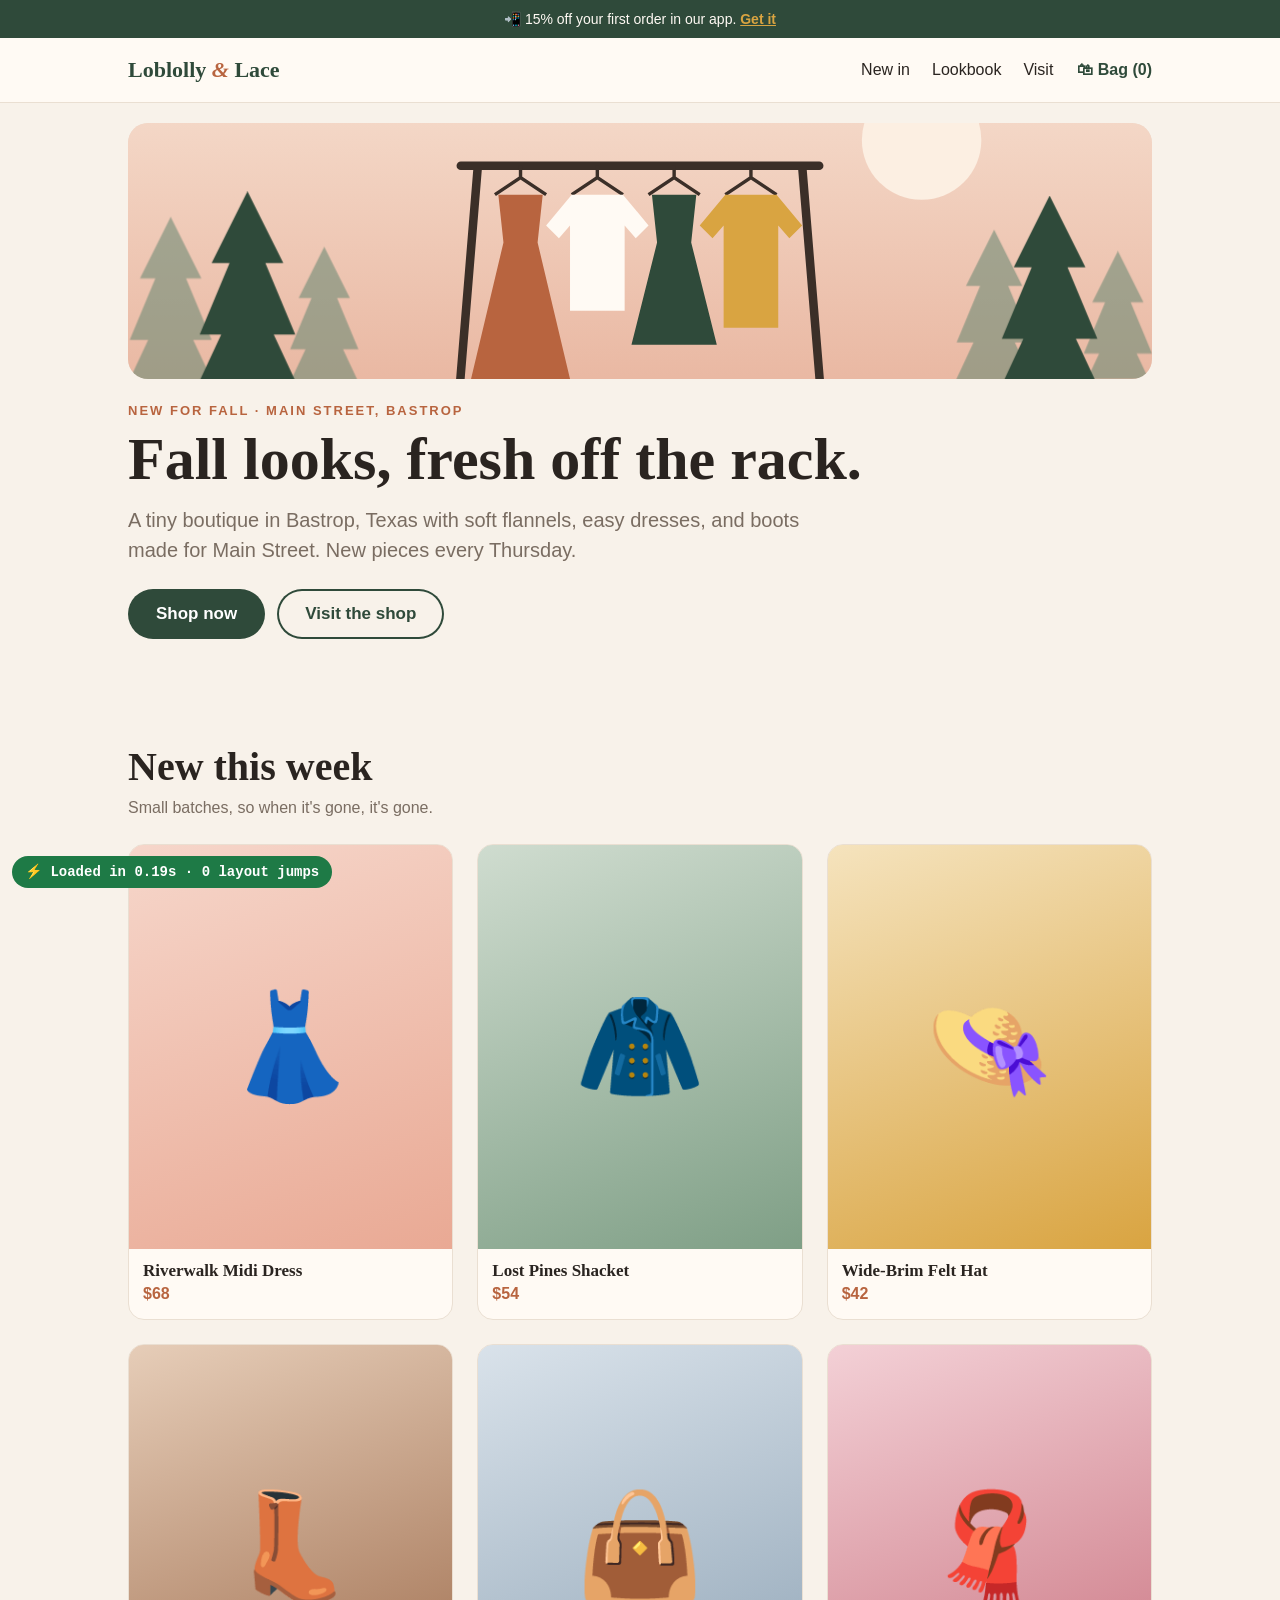
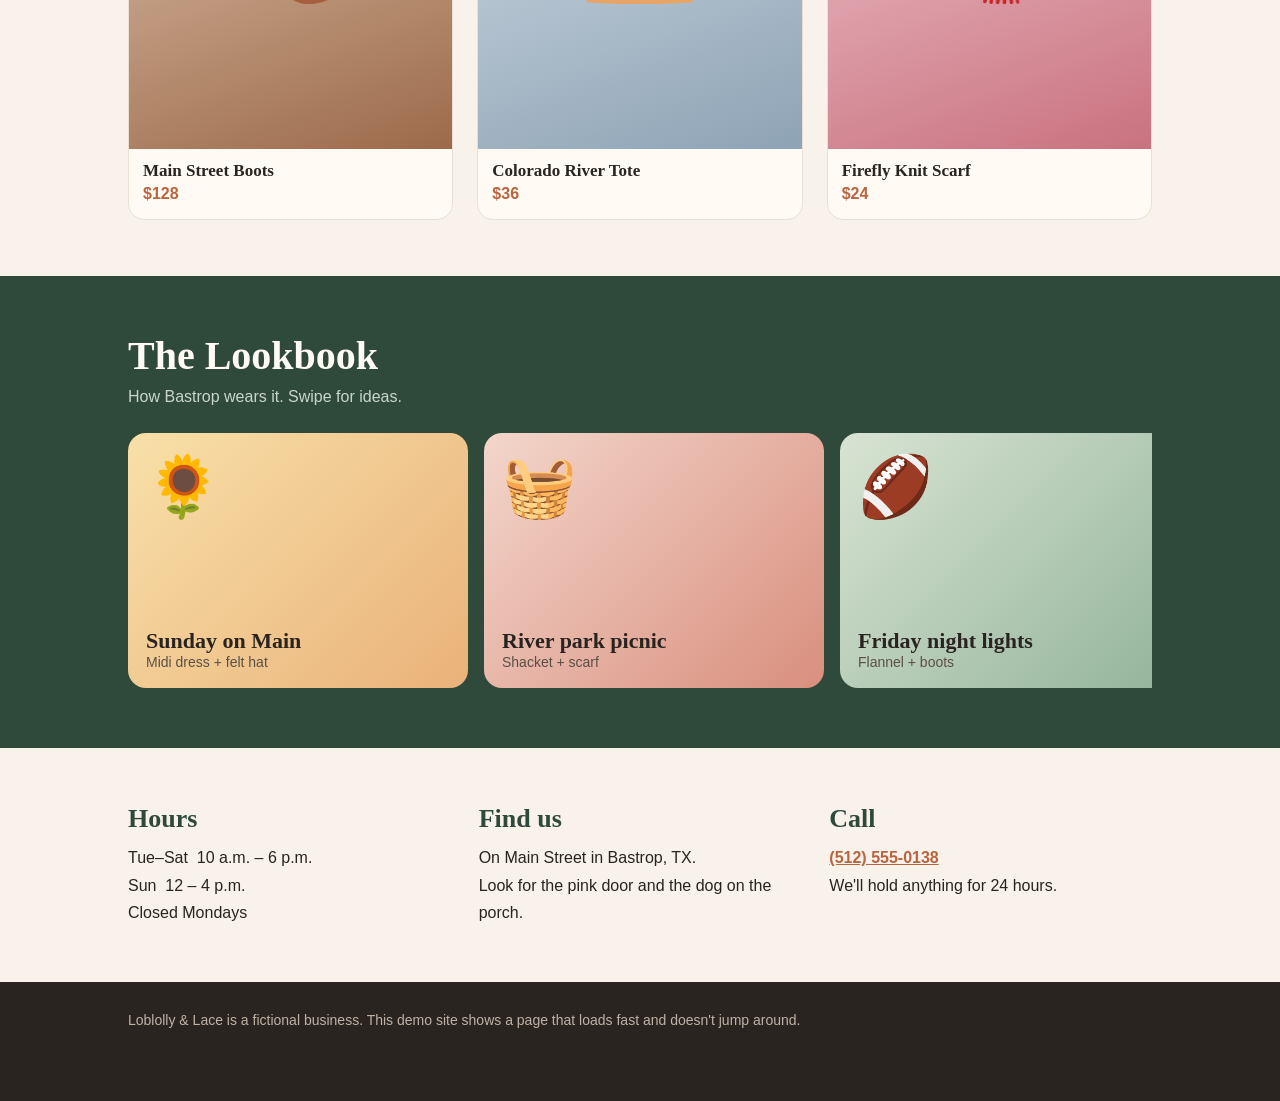
<file: ReelSites/page-speed/fixed.html>
<!DOCTYPE html>
<html lang="en">
<head>
<meta charset="UTF-8">
<meta name="viewport" content="width=device-width, initial-scale=1.0">
<title>Loblolly &amp; Lace Boutique</title>
<style>
  /* ============================================================
     FIXED VERSION: same boutique as index.html, loaded the fast way
       - no render-blocking scripts (third-party tags use defer/async)
       - no splash screen: real content is the first thing that paints
       - system font stack (or font-display: swap), so text never goes invisible
       - every image box reserves its space with aspect-ratio
         (on a real site: width/height attributes on <img>)
       - light placeholder color behind each image, art fades in on top
       - the app promo has its own slot at the top from the first paint
       - carousel is in the HTML from the start with its size reserved
       - zero layout shift; everything is in place in well under a second
     ============================================================ */

  *, *::before, *::after { box-sizing: border-box; }

  :root {
    --cream: #f8f2ea;
    --linen: #fffaf4;
    --pine: #2f4a3a;
    --blush: #e9b8a8;
    --clay: #b8643f;
    --mustard: #d9a441;
    --ink: #2a2420;
    --muted: #7a6d62;
    --line: #eadfd2;
  }

  body {
    margin: 0;
    font-family: -apple-system, BlinkMacSystemFont, "Segoe UI", Roboto, Helvetica, Arial, sans-serif;
    background: var(--cream);
    color: var(--ink);
  }
  h1, h2, h3, .logo { font-family: "Didot", "Bodoni 72", Georgia, "Times New Roman", serif; }

  .wrap { max-width: 1120px; margin: 0 auto; padding-inline: clamp(16px, 5vw, 48px); }

  /* ---------- Header ---------- */
  .topbar { background: var(--linen); border-bottom: 1px solid var(--line); }
  .topbar .wrap { display: flex; align-items: center; gap: 24px; min-height: 64px; }
  .logo { font-size: 22px; font-weight: bold; color: var(--pine); margin-right: auto; }
  .logo span { color: var(--clay); font-style: italic; }
  .nav { display: flex; gap: 22px; }
  .nav a { color: var(--ink); text-decoration: none; }
  .bag { color: var(--pine); font-weight: bold; text-decoration: none; white-space: nowrap; }
  @media (max-width: 640px) { .nav { display: none; } }

  /* ---------- Hero ---------- */
  .hero { padding: 20px 0 48px; }
  .hero-img {
    border-radius: 20px; overflow: hidden; aspect-ratio: 16 / 9;
    background: #efe2d6;
  }
  .hero-img svg { display: block; width: 100%; height: 100%; }
  .hero-copy { padding-top: 24px; }
  .eyebrow { text-transform: uppercase; letter-spacing: 2px; font-size: 13px; font-weight: bold; color: var(--clay); margin: 0 0 10px; }
  .hero h1 { font-size: clamp(36px, 6vw, 60px); line-height: 1.05; margin: 0 0 14px; max-width: 18ch; }
  .lede { font-size: clamp(16px, 2vw, 20px); line-height: 1.5; color: var(--muted); max-width: 46ch; margin: 0 0 24px; }
  .cta { display: flex; gap: 12px; flex-wrap: wrap; }
  .btn {
    display: inline-block; background: var(--pine); color: #fff; text-decoration: none;
    padding: 15px 28px; border-radius: 999px; font-weight: bold; font-size: 17px; border: 0; cursor: pointer;
  }
  .btn.ghost { background: transparent; color: var(--pine); box-shadow: inset 0 0 0 2px var(--pine); }
  @media (min-width: 800px) {
    .hero-img { aspect-ratio: 4 / 1; }
    .hero h1 { max-width: none; }
    .lede { max-width: 62ch; }
  }

  /* ---------- Products ---------- */
  .section { padding: 56px 0; }
  .section h2 { font-size: clamp(28px, 4vw, 40px); margin: 0 0 6px; }
  .sub { color: var(--muted); margin: 0 0 24px; line-height: 1.5; }
  .grid { display: grid; grid-template-columns: repeat(2, minmax(0, 1fr)); gap: 16px; }
  @media (min-width: 800px) { .grid { grid-template-columns: repeat(3, minmax(0, 1fr)); gap: 24px; } }
  .card { background: var(--linen); border: 1px solid var(--line); border-radius: 16px; overflow: hidden; }
  .pic { aspect-ratio: 4 / 5; background: #efe2d6; }
  .art { width: 100%; height: 100%; display: grid; place-items: center; font-size: clamp(56px, 13vw, 104px); }
  .info { padding: 12px 14px 16px; }
  .info h3 { font-size: 17px; margin: 0 0 4px; }
  .price { color: var(--clay); font-weight: bold; }
  .p1 { background: linear-gradient(160deg, #f6d6ca, #e9a994); }
  .p2 { background: linear-gradient(160deg, #cfdccf, #7f9f86); }
  .p3 { background: linear-gradient(160deg, #f5e3bd, #d9a441); }
  .p4 { background: linear-gradient(160deg, #e6cdb8, #9c6a4a); }
  .p5 { background: linear-gradient(160deg, #d9e2ea, #8ea3b5); }
  .p6 { background: linear-gradient(160deg, #f3d0d6, #c9727f); }

  /* ---------- Lookbook carousel ---------- */
  .lookbook { background: var(--pine); color: var(--linen); }
  .lookbook .sub { color: #c9d6cc; }
  .track {
    display: flex; gap: 16px; overflow-x: auto; scroll-snap-type: x mandatory;
    scrollbar-width: none; padding-bottom: 4px;
  }
  .track::-webkit-scrollbar { display: none; }
  .slide {
    flex: 0 0 min(78%, 340px); scroll-snap-align: start; aspect-ratio: 4 / 3; border-radius: 18px;
    padding: 18px; display: flex; flex-direction: column; color: var(--ink);
  }
  .slide .em { font-size: 60px; margin-bottom: auto; }
  .slide b { font-family: Georgia, serif; font-size: 22px; }
  .slide span { font-size: 14px; color: #5b4f46; }
  .s1 { background: linear-gradient(135deg, #f8e0a8, #e9b27a); }
  .s2 { background: linear-gradient(135deg, #f3d6cb, #d98f7e); }
  .s3 { background: linear-gradient(135deg, #d8e4d3, #93b39a); }
  .s4 { background: linear-gradient(135deg, #f7ccb4, #e08e5f); }
  .s5 { background: linear-gradient(135deg, #e0d7ee, #a894c9); }

  /* ---------- Visit + footer ---------- */
  .visit .wrap { display: grid; grid-template-columns: repeat(auto-fit, minmax(220px, 1fr)); gap: 28px; }
  .visit h2 { font-size: 26px; margin: 0 0 10px; color: var(--pine); }
  .visit p { margin: 0; line-height: 1.7; }
  .visit a { color: var(--clay); font-weight: bold; }
  footer { background: var(--ink); color: #bfb2a5; font-size: 14px; padding: 28px 0 70px; line-height: 1.5; }

  /* ---------- Demo stopwatch (same in both files) ---------- */
  .clock {
    position: fixed; left: 12px; bottom: 12px; z-index: 1000; pointer-events: none;
    font: 600 14px/1 ui-monospace, Menlo, Consolas, monospace; color: #fff;
    background: rgba(20, 20, 20, .85); padding: 9px 13px; border-radius: 999px;
  }

  /* ============================================================
     THE FIXES
     ============================================================ */

  /* The promo exists from the first paint, so it never pushes anything */
  .promo { background: var(--pine); color: var(--linen); text-align: center; font-size: 14px; line-height: 20px; padding: 9px 16px; }
  .promo a { color: var(--mustard); font-weight: bold; }

  /* Image boxes already have their size (aspect-ratio) and a placeholder color.
     The picture just fades in on top, nothing moves. */
  .hero-img .art, .pic .art { animation: fadeIn .35s .1s ease-out both; }
  @keyframes fadeIn { from { opacity: 0; } to { opacity: 1; } }
  @media (prefers-reduced-motion: reduce) { .hero-img .art, .pic .art { animation: none; } }

  .clock.done { background: #1e7a46; }
</style>
</head>
<body>

<div class="site">
  <div class="promo">📲 15% off your first order in our app. <a href="#">Get it</a></div>

  <header class="topbar">
    <div class="wrap">
      <div class="logo">Loblolly <span>&amp;</span> Lace</div>
      <nav class="nav">
        <a href="#new">New in</a>
        <a href="#lookbook">Lookbook</a>
        <a href="#visit">Visit</a>
      </nav>
      <a class="bag" href="#">🛍 Bag (0)</a>
    </div>
  </header>

  <section class="hero">
    <div class="wrap">
      <div class="hero-img" id="heroImg" role="img" aria-label="A clothing rack of fall dresses under the Lost Pines">
        <svg class="art" viewBox="0 0 1200 500" preserveAspectRatio="xMidYMid slice" aria-hidden="true">
          <defs>
            <linearGradient id="sky" x1="0" y1="0" x2="0" y2="1"><stop offset="0" stop-color="#f7e1d2"/><stop offset="1" stop-color="#e6ae97"/></linearGradient>
            <symbol id="pine" viewBox="0 0 100 200"><path d="M50 0 80 60H65l25 60H72l28 60H56v20H44v-20H0l28-60H10l25-60H20Z"/></symbol>
          </defs>
          <rect width="1200" height="500" fill="url(#sky)"/>
          <circle cx="930" cy="120" r="70" fill="#fcefe2"/>
          <g fill="#6f8b76" opacity=".6"><use href="#pine" x="-10" y="200" width="120" height="260"/><use href="#pine" x="180" y="230" width="100" height="230"/><use href="#pine" x="960" y="210" width="110" height="250"/><use href="#pine" x="1110" y="240" width="100" height="220"/></g>
          <g fill="#2f4a3a"><use href="#pine" x="70" y="170" width="140" height="300"/><use href="#pine" x="1010" y="180" width="140" height="290"/></g>
          <rect y="455" width="1200" height="45" fill="#c98a6b"/>
          <g stroke="#3b2f28" stroke-width="10" stroke-linecap="round" fill="none"><path d="M390 150H810M410 150 385 455M790 150 815 455"/></g>
          <g stroke="#3b2f28" stroke-width="4" fill="none"><path d="M460 150v14M430 184l30-20 30 20M550 150v14M520 184l30-20 30 20M640 150v14M610 184l30-20 30 20M730 150v14M700 184l30-20 30 20"/></g>
          <path d="M434 184h52l-6 56 38 160H402l38-160Z" fill="#b8643f"/>
          <path d="M520 184h60l30 36-15 15-13-15v100h-64V220l-13 15-15-15Z" fill="#fffaf4"/>
          <path d="M614 184h52l-6 56 30 120H590l30-120Z" fill="#2f4a3a"/>
          <path d="M700 184h60l30 36-15 15-13-15v120h-64V220l-13 15-15-15Z" fill="#d9a441"/>
        </svg>
      </div>
      <div class="hero-copy" id="heroCopy">
        <p class="eyebrow">New for fall · Main Street, Bastrop</p>
        <h1>Fall looks, fresh off the rack.</h1>
        <p class="lede">A tiny boutique in Bastrop, Texas with soft flannels, easy dresses, and boots made for Main Street. New pieces every Thursday.</p>
        <div class="cta" id="cta">
          <a class="btn" id="shopNow" href="#new">Shop now</a>
          <a class="btn ghost" href="#visit">Visit the shop</a>
        </div>
      </div>
    </div>
  </section>

  <section class="section" id="new">
    <div class="wrap">
      <h2>New this week</h2>
      <p class="sub">Small batches, so when it's gone, it's gone.</p>
      <div class="grid">
        <div class="card"><div class="pic"><div class="art p1">👗</div></div><div class="info"><h3>Riverwalk Midi Dress</h3><span class="price">$68</span></div></div>
        <div class="card"><div class="pic"><div class="art p2">🧥</div></div><div class="info"><h3>Lost Pines Shacket</h3><span class="price">$54</span></div></div>
        <div class="card"><div class="pic"><div class="art p3">👒</div></div><div class="info"><h3>Wide-Brim Felt Hat</h3><span class="price">$42</span></div></div>
        <div class="card"><div class="pic"><div class="art p4">👢</div></div><div class="info"><h3>Main Street Boots</h3><span class="price">$128</span></div></div>
        <div class="card"><div class="pic"><div class="art p5">👜</div></div><div class="info"><h3>Colorado River Tote</h3><span class="price">$36</span></div></div>
        <div class="card"><div class="pic"><div class="art p6">🧣</div></div><div class="info"><h3>Firefly Knit Scarf</h3><span class="price">$24</span></div></div>
      </div>
    </div>
  </section>

  <section class="section lookbook" id="lookbook">
    <div class="wrap">
      <h2>The Lookbook</h2>
      <p class="sub">How Bastrop wears it. Swipe for ideas.</p>
      <div class="track" id="track">
        <div class="slide s1"><div class="em">🌻</div><b>Sunday on Main</b><span>Midi dress + felt hat</span></div>
        <div class="slide s2"><div class="em">🧺</div><b>River park picnic</b><span>Shacket + scarf</span></div>
        <div class="slide s3"><div class="em">🏈</div><b>Friday night lights</b><span>Flannel + boots</span></div>
        <div class="slide s4"><div class="em">🍑</div><b>Farmers market run</b><span>Tote + everything</span></div>
        <div class="slide s5"><div class="em">🎬</div><b>Drive-in date night</b><span>Knit + midi</span></div>
      </div>
    </div>
  </section>

  <section class="section visit" id="visit">
    <div class="wrap">
      <div><h2>Hours</h2><p>Tue&ndash;Sat &nbsp;10 a.m. &ndash; 6 p.m.<br>Sun &nbsp;12 &ndash; 4 p.m.<br>Closed Mondays</p></div>
      <div><h2>Find us</h2><p>On Main Street in Bastrop, TX.<br>Look for the pink door and the dog on the porch.</p></div>
      <div><h2>Call</h2><p><a href="tel:+15125550138">(512) 555-0138</a><br>We'll hold anything for 24 hours.</p></div>
    </div>
  </section>

  <footer>
    <div class="wrap">Loblolly &amp; Lace is a fictional business. This demo site shows a page that loads fast and doesn't jump around.</div>
  </footer>
</div>

<!-- ============ Demo overlay ============ -->
<div class="clock" id="clock">⏱ 0.0s</div>

<script>
  // Nothing on this page waits on JavaScript. The script only runs the stopwatch and the carousel.
  const clock = document.getElementById('clock');
  function showLoadTime() {
    clock.textContent = '⚡ Loaded in ' + (performance.now() / 1000).toFixed(2) + 's · 0 layout jumps';
    clock.classList.add('done');
  }
  if (document.readyState === 'complete') showLoadTime();
  else window.addEventListener('load', showLoadTime);

  // Lookbook auto-advance (same as index.html)
  const track = document.getElementById('track');
  setInterval(() => {
    const slide = track.querySelector('.slide');
    const step = slide.offsetWidth + 16;
    const atEnd = track.scrollLeft + track.clientWidth >= track.scrollWidth - 4;
    track.scrollTo({ left: atEnd ? 0 : track.scrollLeft + step, behavior: 'smooth' });
  }, 3000);
</script>

</body>
</html>
</file>
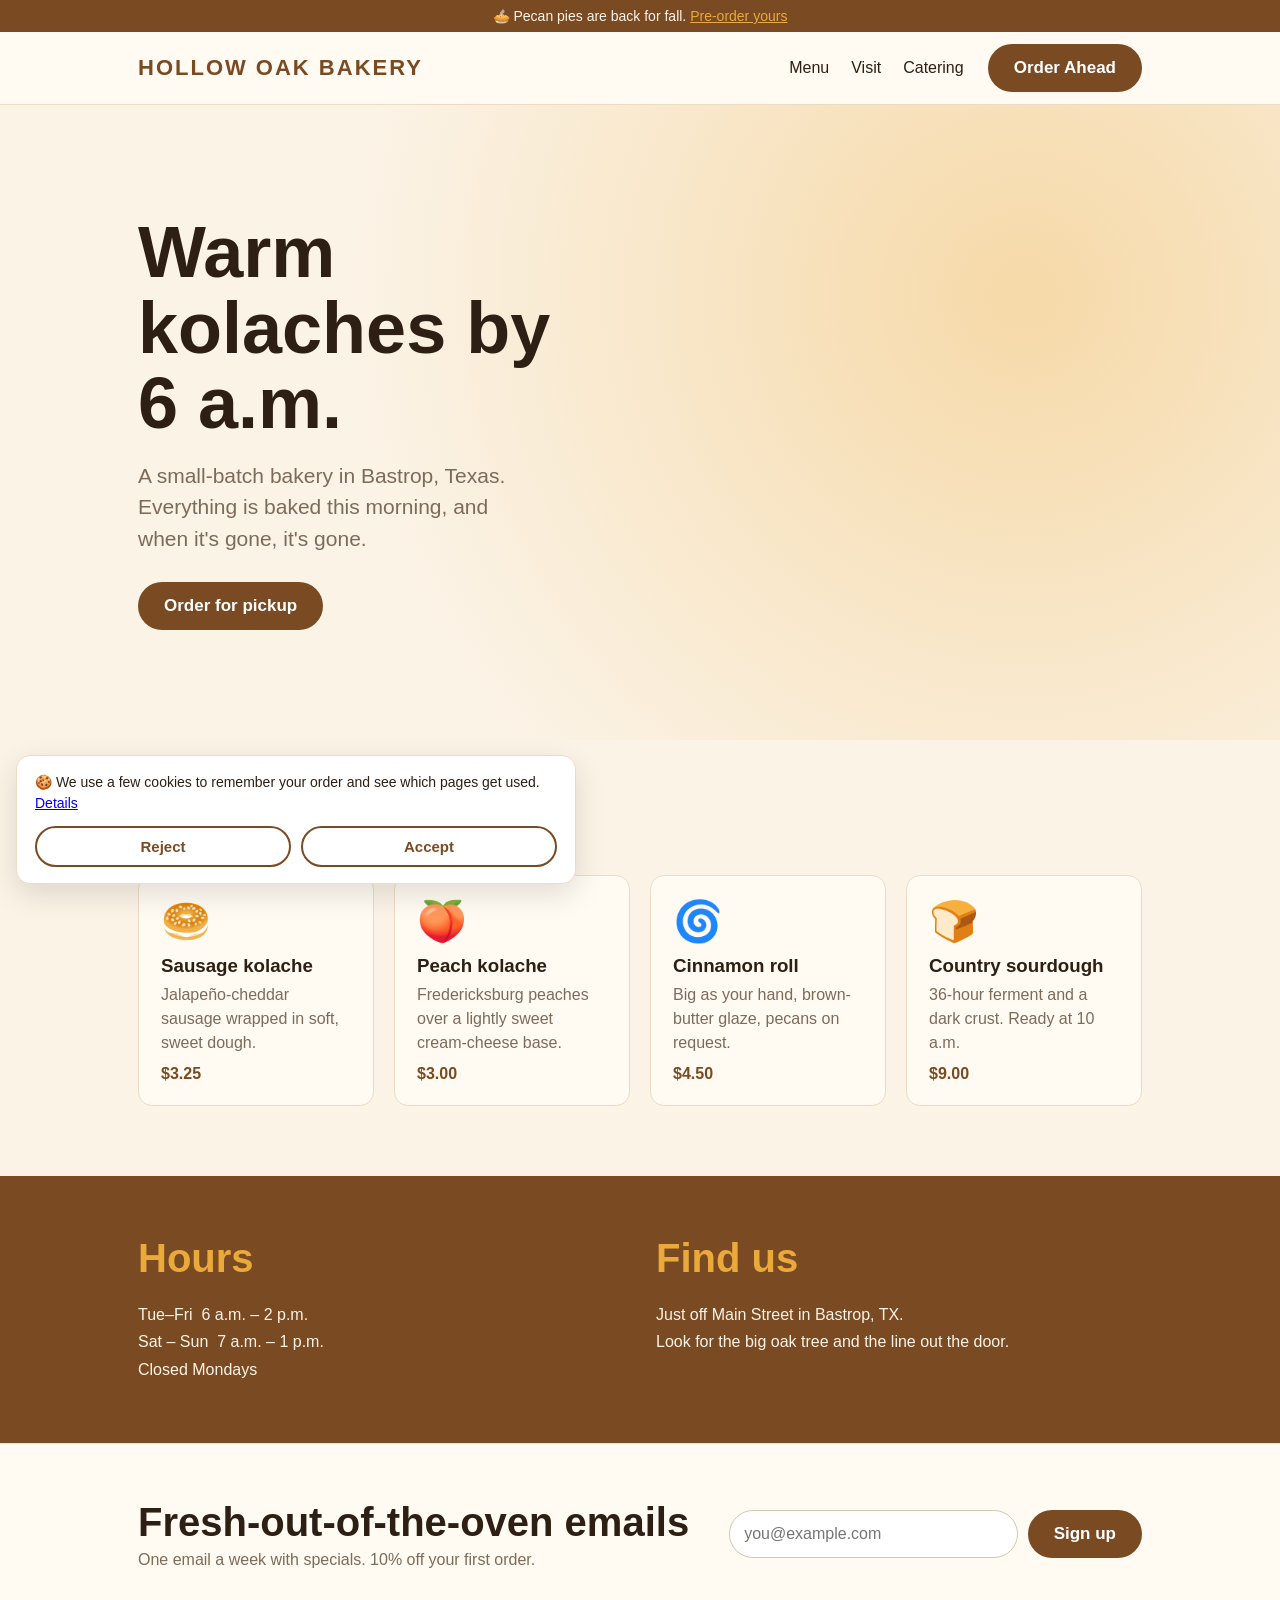
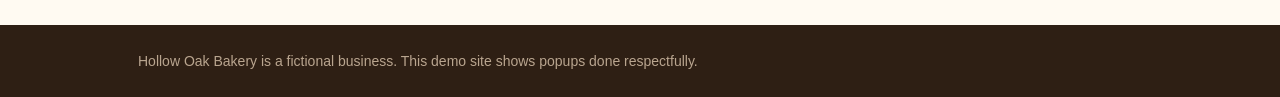
<file: ReelSites/popups/fixed.html>
<!DOCTYPE html>
<html lang="en">
<head>
<meta charset="UTF-8">
<meta name="viewport" content="width=device-width, initial-scale=1.0">
<title>Hollow Oak Bakery</title>
<style>
  /* ============================================================
     FIXED VERSION: same bakery as index.html, with the popups calmed down
       - cookie notice is a slim bar that doesn't block the page
       - "Accept" and "Reject" are the same size and weight
       - no scroll lock, no timers, no queued modals
       - newsletter offer lives in the page, so people who want it can find it
       - one quiet announcement, no fake countdown
       - chat is a small button that only opens when you click it
       - no notification prompt, no spin-to-win, no exit-intent modal
     ============================================================ */

  *, *::before, *::after { box-sizing: border-box; }

  :root {
    --crust: #7a4a22;
    --dough: #fbf3e6;
    --flour: #fffaf2;
    --honey: #e9a93b;
    --berry: #b8324f;
    --ink: #2e1f14;
    --muted: #7d6b5a;
  }

  body {
    margin: 0;
    font-family: "Trebuchet MS", "Segoe UI", sans-serif;
    background: var(--dough);
    color: var(--ink);
  }
  body.locked { overflow: hidden; }   /* scroll lock whenever anything is open */

  .wrap { max-width: 1100px; margin: 0 auto; padding-inline: clamp(16px, 5vw, 48px); }
  h2 { font-size: clamp(28px, 4vw, 40px); margin: 0 0 20px; }

  /* ---------- The actual (fine) site ---------- */
  .topbar { background: var(--flour); border-bottom: 1px solid #ecdcc4; }
  .topbar .wrap { display: flex; align-items: center; gap: 24px; min-height: 72px; flex-wrap: wrap; }
  .logo { font-weight: bold; font-size: 22px; letter-spacing: 2px; color: var(--crust); margin-right: auto; }
  .nav { display: flex; gap: 22px; }
  .nav a { color: var(--ink); text-decoration: none; }
  @media (max-width: 640px) { .nav { display: none; } }

  .hero { padding: clamp(48px, 10vw, 110px) 0; background: radial-gradient(circle at 80% 30%, #f6d9a8, var(--dough) 60%); }
  .hero h1 { font-size: clamp(38px, 7vw, 72px); line-height: 1.05; margin: 0 0 18px; max-width: 12ch; }
  .hero p { font-size: clamp(17px, 2vw, 21px); line-height: 1.5; max-width: 34ch; margin: 0 0 28px; color: var(--muted); }
  .btn {
    display: inline-block; background: var(--crust); color: #fff; text-decoration: none;
    padding: 14px 26px; border-radius: 999px; font-weight: bold; font-size: 17px; border: 0; cursor: pointer;
  }

  .menu { padding: 70px 0; }
  .grid { display: grid; grid-template-columns: repeat(auto-fit, minmax(220px, 1fr)); gap: 20px; }
  .item { background: var(--flour); border-radius: 14px; padding: 22px; border: 1px solid #ecdcc4; }
  .item .emoji { font-size: 40px; }
  .item h3 { margin: 10px 0 6px; }
  .item p { margin: 0 0 10px; color: var(--muted); line-height: 1.5; }
  .item b { color: var(--crust); }

  .visit { background: var(--crust); color: var(--dough); padding: 60px 0; }
  .visit .wrap { display: grid; grid-template-columns: repeat(auto-fit, minmax(240px, 1fr)); gap: 32px; }
  .visit h2 { color: var(--honey); }
  .visit p { line-height: 1.7; margin: 0; }

  footer { background: var(--ink); color: #b9a58f; font-size: 14px; padding: 28px 0; }

  /* ---------- Calm extras ---------- */
  .announce { background: var(--crust); color: var(--dough); text-align: center; font-size: 14px; padding: 8px 16px; }
  .announce a { color: var(--honey); }

  .signup { background: var(--flour); border-top: 1px solid #ecdcc4; padding: 56px 0; }
  .signup .wrap { display: flex; flex-wrap: wrap; align-items: center; gap: 20px 40px; }
  .signup h2 { margin: 0 0 6px; }
  .signup p { margin: 0; color: var(--muted); }
  .signup form { display: flex; gap: 10px; flex: 1 1 320px; }
  .signup input { flex: 1; min-width: 0; padding: 14px; font-size: 16px; border: 1px solid #d8c6ab; border-radius: 999px; }

  .cookie-bar {
    position: fixed; left: 16px; right: 16px; bottom: 16px; z-index: 60; max-width: 560px;
    background: #fff; border: 1px solid #ecdcc4; border-radius: 14px; padding: 16px 18px;
    box-shadow: 0 10px 30px rgba(0,0,0,.12); font-size: 14px; line-height: 1.5;
  }
  .cookie-bar p { margin: 0 0 12px; }
  .cookie-bar .row { display: flex; gap: 10px; }
  .cookie-bar button {
    flex: 1; padding: 10px; font-size: 15px; font-weight: bold; border-radius: 999px; cursor: pointer;
    border: 2px solid var(--crust); background: #fff; color: var(--crust);
  }
  .cookie-bar[hidden] { display: none; }

  .chat-btn {
    position: fixed; right: 16px; bottom: 16px; z-index: 50; border: 1px solid #ecdcc4; background: #fff;
    color: var(--crust); border-radius: 999px; padding: 10px 16px; font-size: 14px; font-weight: bold; cursor: pointer;
    box-shadow: 0 4px 14px rgba(0,0,0,.1);
  }
  .chat-panel {
    position: fixed; right: 16px; bottom: 70px; z-index: 50; width: min(320px, calc(100% - 32px));
    background: #fff; border: 1px solid #ecdcc4; border-radius: 14px; padding: 16px; font-size: 14px; line-height: 1.5;
    box-shadow: 0 10px 30px rgba(0,0,0,.12);
  }
  .chat-panel[hidden] { display: none; }
  .chat-panel p { margin: 0 0 8px; }
  /* Keep the chat button out from under the cookie bar on phones */
  body:has(.cookie-bar:not([hidden])) .chat-btn { display: none; }
</style>
</head>
<body>

  <div class="announce">🥧 Pecan pies are back for fall. <a href="#">Pre-order yours</a></div>

  <!-- ============ The site ============ -->
  <div class="topbar">
    <div class="wrap">
      <div class="logo">HOLLOW OAK BAKERY</div>
      <nav class="nav">
        <a href="#menu">Menu</a>
        <a href="#visit">Visit</a>
        <a href="#">Catering</a>
      </nav>
      <a class="btn" href="#">Order Ahead</a>
    </div>
  </div>

  <section class="hero">
    <div class="wrap">
      <h1>Warm kolaches by 6&nbsp;a.m.</h1>
      <p>A small-batch bakery in Bastrop, Texas. Everything is baked this morning, and when it's gone, it's gone.</p>
      <a class="btn" href="#">Order for pickup</a>
    </div>
  </section>

  <section class="menu" id="menu">
    <div class="wrap">
      <h2>Today's case</h2>
      <div class="grid">
        <div class="item"><div class="emoji">🥯</div><h3>Sausage kolache</h3><p>Jalapeño-cheddar sausage wrapped in soft, sweet dough.</p><b>$3.25</b></div>
        <div class="item"><div class="emoji">🍑</div><h3>Peach kolache</h3><p>Fredericksburg peaches over a lightly sweet cream-cheese base.</p><b>$3.00</b></div>
        <div class="item"><div class="emoji">🌀</div><h3>Cinnamon roll</h3><p>Big as your hand, brown-butter glaze, pecans on request.</p><b>$4.50</b></div>
        <div class="item"><div class="emoji">🍞</div><h3>Country sourdough</h3><p>36-hour ferment and a dark crust. Ready at 10 a.m.</p><b>$9.00</b></div>
      </div>
    </div>
  </section>

  <section class="visit" id="visit">
    <div class="wrap">
      <div><h2>Hours</h2><p>Tue&ndash;Fri &nbsp;6 a.m. &ndash; 2 p.m.<br>Sat &ndash; Sun &nbsp;7 a.m. &ndash; 1 p.m.<br>Closed Mondays</p></div>
      <div><h2>Find us</h2><p>Just off Main Street in Bastrop, TX.<br>Look for the big oak tree and the line out the door.</p></div>
    </div>
  </section>

  <section class="signup">
    <div class="wrap">
      <div>
        <h2>Fresh-out-of-the-oven emails</h2>
        <p>One email a week with specials. 10% off your first order.</p>
      </div>
      <form onsubmit="return false">
        <input type="email" placeholder="you@example.com" aria-label="Email address">
        <button class="btn">Sign up</button>
      </form>
    </div>
  </section>

  <footer>
    <div class="wrap">Hollow Oak Bakery is a fictional business. This demo site shows popups done respectfully.</div>
  </footer>

  <div class="cookie-bar" id="cookie" role="region" aria-label="Cookie notice">
    <p>🍪 We use a few cookies to remember your order and see which pages get used. <a href="#">Details</a></p>
    <div class="row">
      <button onclick="document.getElementById('cookie').hidden = true">Reject</button>
      <button onclick="document.getElementById('cookie').hidden = true">Accept</button>
    </div>
  </div>

  <button class="chat-btn" aria-expanded="false" aria-controls="chat" onclick="toggleChat(this)">💬 Questions?</button>
  <div class="chat-panel" id="chat" hidden>
    <p><b>Hi! Questions about an order?</b></p>
    <p>Call us at (512) 555-0147 or text anytime. We usually reply within the hour during open hours.</p>
  </div>

<script>
  function toggleChat(btn) {
    const panel = document.getElementById('chat');
    panel.hidden = !panel.hidden;
    btn.setAttribute('aria-expanded', String(!panel.hidden));
  }
</script>

</body>
</html>
</file>
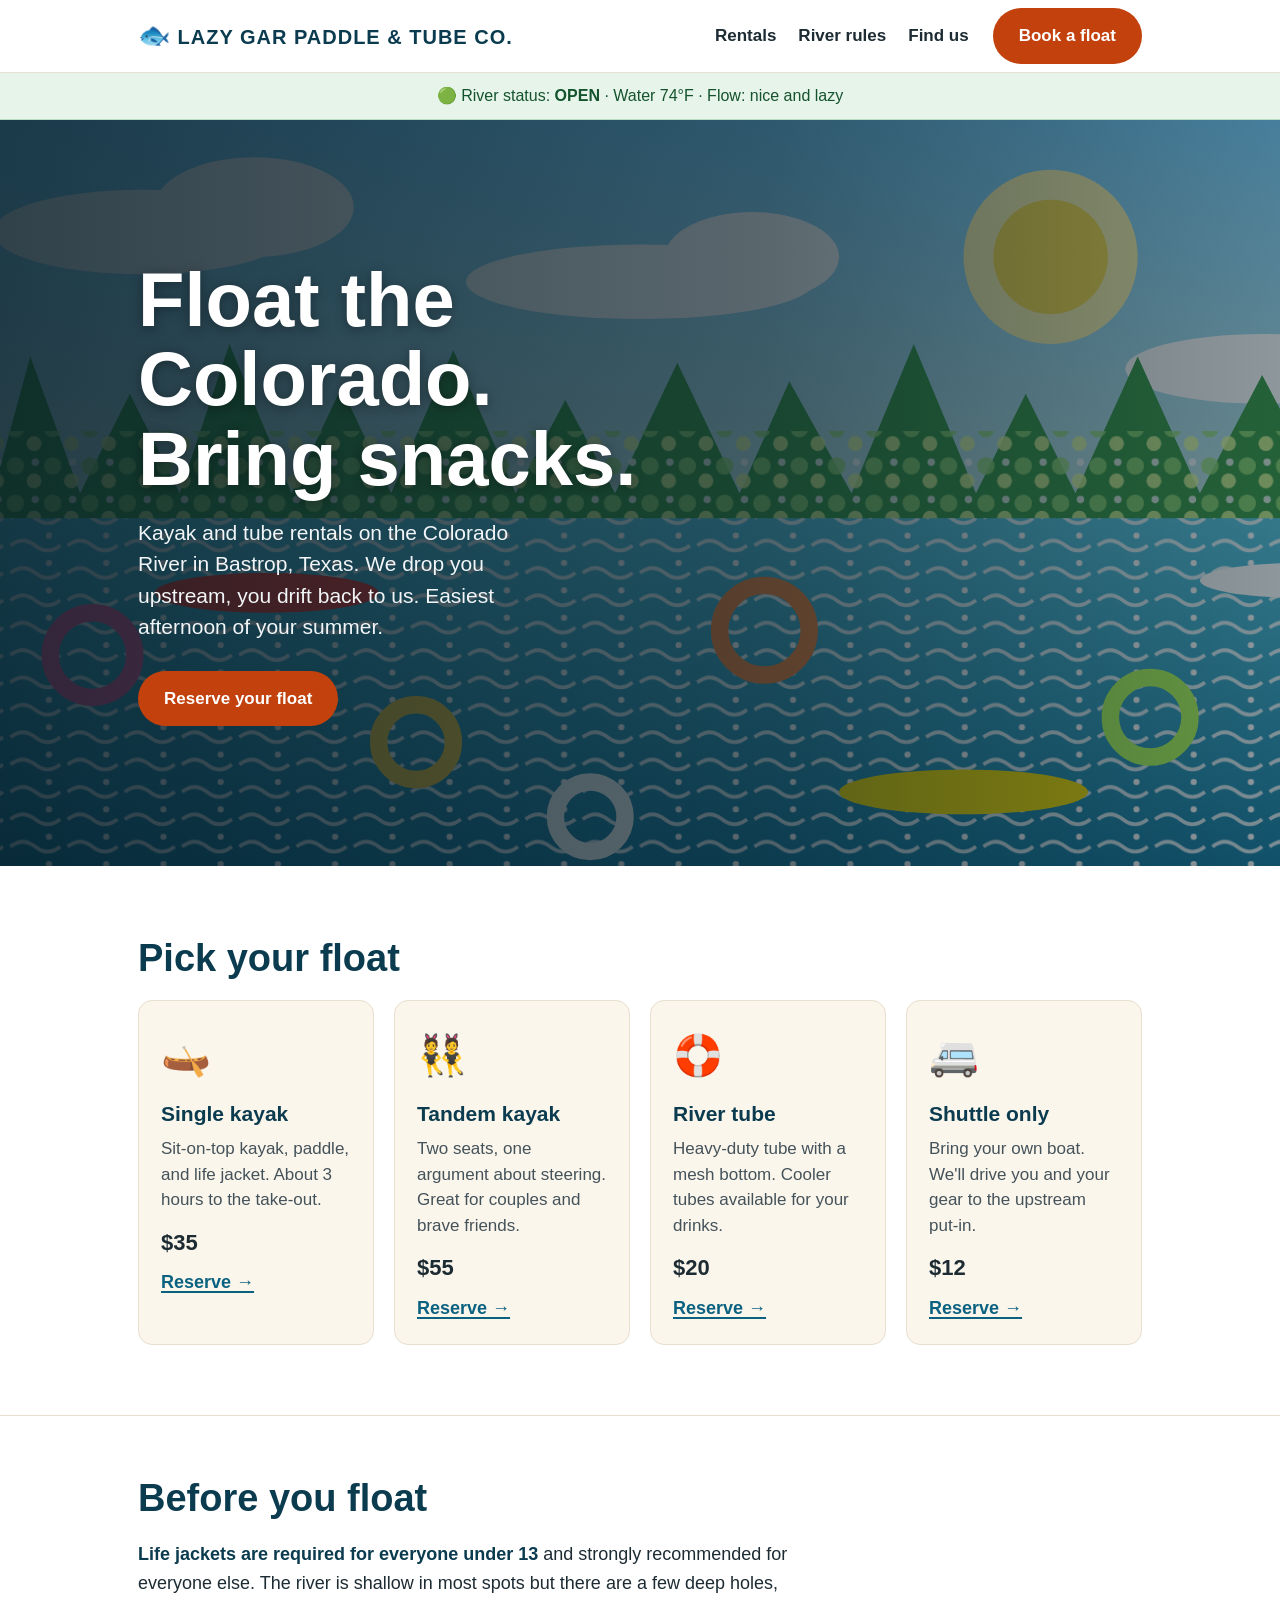
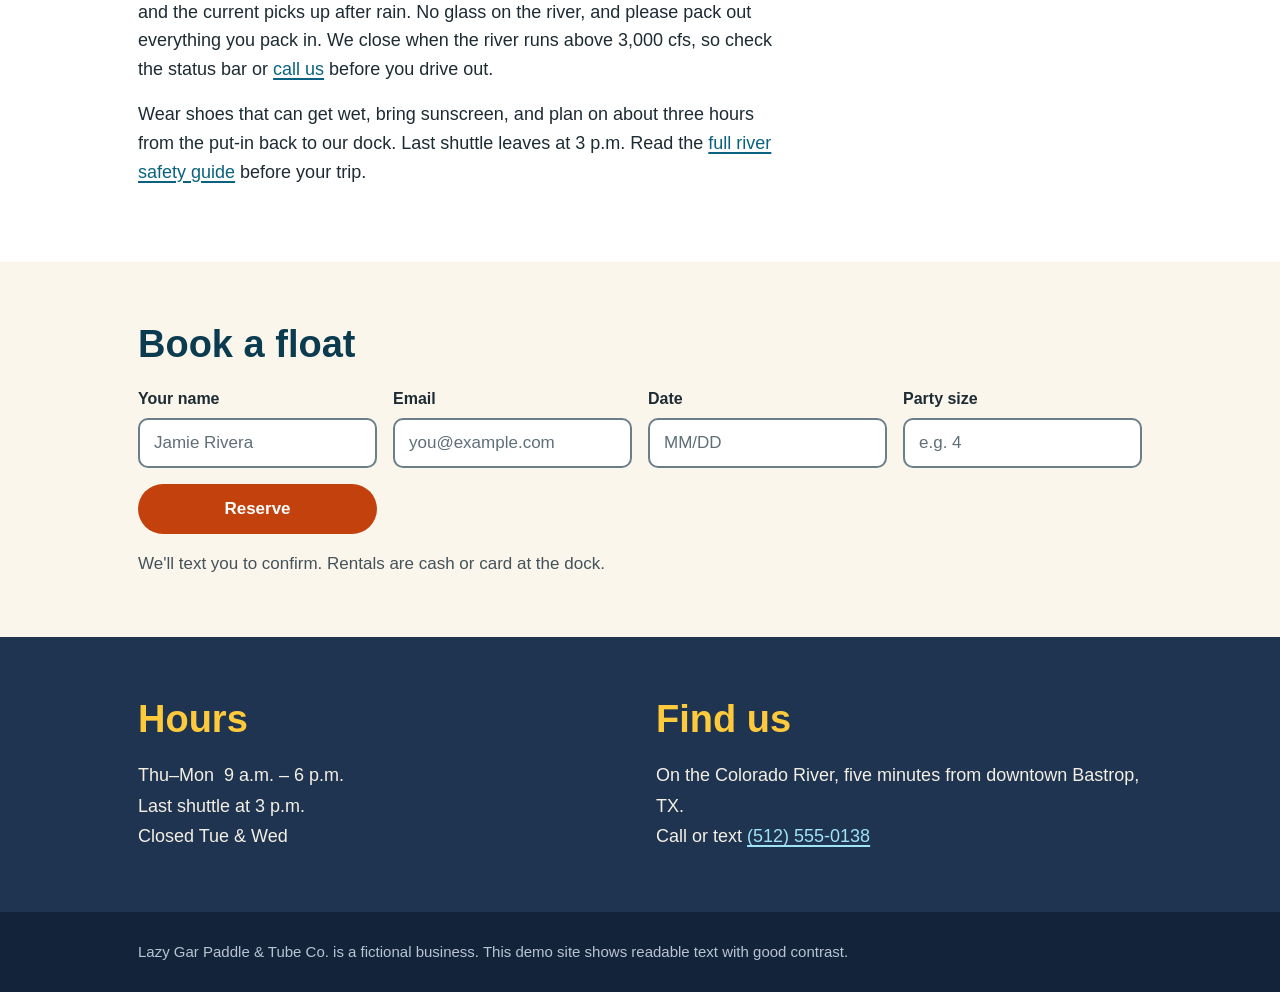
<file: ReelSites/readability/fixed.html>
<!DOCTYPE html>
<html lang="en">
<head>
<meta charset="UTF-8">
<meta name="viewport" content="width=device-width, initial-scale=1.0">
<title>Lazy Gar Paddle &amp; Tube Co.</title>
<style>
  /* ============================================================
     FIXED VERSION: same rental site as index.html, with readable text
       - dark scrim over the busy hero photo; bold white text on top
       - every text/background pair meets WCAG AA contrast (4.5:1+ for body text)
       - 18px body copy at a normal weight, 1.6 line height
       - sentence case, left-aligned paragraphs, no stretched letter-spacing
       - line length capped at ~65 characters, even on wide screens
       - links are a distinct color AND underlined
       - form fields have visible labels, dark placeholders, and real borders
       - solid, high-contrast buttons
       - light text on the dark "Visit" section and footer
     ============================================================ */

  *, *::before, *::after { box-sizing: border-box; }

  :root {
    --river: #0e6e8c;
    --deep: #0b3b4f;
    --navy: #1e3450;
    --sand: #fbf6ec;
    --sun: #ffc93c;
    --clay: #c2410c;
    --ink: #1d2b33;
    --muted: #44525a;
    --link: #0a6280;
    --line: #e7dfcf;
  }

  body {
    margin: 0;
    font-family: "Avenir Next", "Segoe UI", "Helvetica Neue", Arial, sans-serif;
    background: #fff;
    color: var(--ink);
    font-size: 18px;
    font-weight: 400;
    line-height: 1.6;
  }

  .wrap { max-width: 1100px; margin: 0 auto; padding-inline: clamp(16px, 5vw, 48px); }
  h2 { font-size: clamp(28px, 4vw, 38px); line-height: 1.2; margin: 0 0 18px; color: var(--deep); font-weight: 700; }
  a { color: var(--link); text-decoration: underline; text-underline-offset: 3px; text-decoration-thickness: 2px; }
  a:hover { color: var(--deep); }
  a:focus-visible, button:focus-visible, input:focus-visible { outline: 3px solid var(--sun); outline-offset: 2px; }

  /* ---------- Header ---------- */
  .topbar { background: #fff; border-bottom: 1px solid var(--line); }
  .topbar .wrap { display: flex; align-items: center; gap: 24px; min-height: 72px; flex-wrap: wrap; }
  .logo { font-size: 20px; letter-spacing: 1px; color: var(--deep); margin-right: auto; font-weight: 700; }
  .logo span { font-size: 26px; }
  .nav { display: flex; gap: 22px; font-size: 17px; }
  .nav a { color: var(--ink); font-weight: 600; text-decoration: none; }
  .nav a:hover { text-decoration: underline; }
  @media (max-width: 640px) { .nav { display: none; } .logo { font-size: 16px; letter-spacing: .5px; } .logo span { font-size: 22px; } }

  .btn {
    display: inline-block; background: var(--clay); color: #fff; text-decoration: none;
    padding: 14px 26px; border-radius: 999px; font-weight: 700; font-size: 17px; border: 0; cursor: pointer;
    font-family: inherit;
  }
  .btn:hover { background: #9a3412; color: #fff; }

  .status { background: #e6f4ea; border-bottom: 1px solid #b7dcc2; text-align: center; padding: 10px 16px; color: #14532d; font-size: 16px; }

  /* ---------- Hero: same busy photo, with a scrim ---------- */
  .hero { position: relative; overflow: hidden; padding: clamp(64px, 14vw, 140px) 0; }
  .hero svg.photo { position: absolute; inset: 0; width: 100%; height: 100%; }
  .hero::before {
    content: ""; position: absolute; inset: 0; z-index: 1;
    background: linear-gradient(90deg, rgba(4, 24, 34, .82) 0%, rgba(4, 24, 34, .66) 60%, rgba(4, 24, 34, .45) 100%);
  }
  .hero .wrap { position: relative; z-index: 2; }
  .hero h1 {
    font-size: clamp(40px, 7vw, 76px); line-height: 1.05; margin: 0 0 18px; max-width: 13ch;
    color: #fff; font-weight: 800; text-shadow: 0 2px 12px rgba(0,0,0,.35);
  }
  .hero p { font-size: clamp(18px, 2vw, 21px); line-height: 1.5; max-width: 36ch; margin: 0 0 28px; color: #f1f5f7; }

  /* ---------- Rentals ---------- */
  .rentals { padding: 70px 0; background: #fff; }
  .grid { display: grid; grid-template-columns: repeat(auto-fit, minmax(220px, 1fr)); gap: 20px; }
  .item { background: var(--sand); border-radius: 14px; padding: 22px; border: 1px solid var(--line); }
  .item .emoji { font-size: 40px; }
  .item h3 { margin: 10px 0 6px; font-size: 21px; color: var(--deep); font-weight: 700; }
  .item p { margin: 0 0 12px; color: var(--muted); font-size: 17px; line-height: 1.5; }
  .item .price { color: var(--ink); font-size: 22px; font-weight: 800; }
  .item .reserve { display: inline-block; margin-top: 8px; font-weight: 700; }

  /* ---------- River rules: readable ---------- */
  .rules { padding: 60px 0; background: #fff; border-top: 1px solid var(--line); }
  .rules p { max-width: 65ch; margin: 0 0 16px; text-align: left; }
  .rules strong { color: var(--deep); }

  /* ---------- Booking form ---------- */
  .book { padding: 60px 0; background: var(--sand); }
  .book form { display: grid; grid-template-columns: repeat(auto-fit, minmax(220px, 1fr)); gap: 16px; margin-top: 10px; align-items: end; }
  .book .field { display: flex; flex-direction: column; gap: 6px; }
  .book label { font-weight: 700; font-size: 16px; color: var(--ink); }
  .book input {
    width: 100%; padding: 13px 14px; font-size: 17px; font-family: inherit;
    border: 2px solid #6b7f88; border-radius: 10px; background: #fff; color: var(--ink);
  }
  .book input::placeholder { color: #5f6f78; }
  .book .btn { padding-block: 15px; }
  .book .note { margin: 16px 0 0; color: var(--muted); font-size: 17px; }

  /* ---------- Visit ---------- */
  .visit { background: var(--navy); color: #f4efe4; padding: 60px 0; }
  .visit .wrap { display: grid; grid-template-columns: repeat(auto-fit, minmax(240px, 1fr)); gap: 32px; }
  .visit h2 { color: var(--sun); }
  .visit p { line-height: 1.7; margin: 0; }
  .visit a { color: #9fe3f7; }

  footer { background: #13233a; color: #b8c4d2; font-size: 15px; padding: 28px 0; }
</style>
</head>
<body>

  <div class="topbar">
    <div class="wrap">
      <div class="logo"><span>🐟</span> LAZY GAR PADDLE &amp; TUBE CO.</div>
      <nav class="nav">
        <a href="#rentals">Rentals</a>
        <a href="#rules">River rules</a>
        <a href="#visit">Find us</a>
      </nav>
      <a class="btn" href="#book">Book a float</a>
    </div>
  </div>

  <div class="status">🟢 River status: <b>OPEN</b> &middot; Water 74&deg;F &middot; Flow: nice and lazy</div>

  <section class="hero">
    <svg class="photo" viewBox="0 0 1200 600" preserveAspectRatio="xMidYMid slice" aria-hidden="true">
      <defs>
        <linearGradient id="sky" x1="0" y1="0" x2="0" y2="1"><stop offset="0" stop-color="#7fd3ff"/><stop offset="1" stop-color="#fff4c9"/></linearGradient>
        <linearGradient id="water" x1="0" y1="0" x2="0" y2="1"><stop offset="0" stop-color="#5cc7e0"/><stop offset="1" stop-color="#1b7fa3"/></linearGradient>
        <pattern id="glint" width="46" height="22" patternUnits="userSpaceOnUse"><path d="M2 12 q10 -8 20 0 t20 0" fill="none" stroke="#fff" stroke-width="3" opacity=".85"/><circle cx="33" cy="4" r="2.5" fill="#fff"/></pattern>
        <pattern id="leaves" width="30" height="30" patternUnits="userSpaceOnUse"><circle cx="8" cy="8" r="7" fill="#9be07a"/><circle cx="23" cy="20" r="6" fill="#e8ff9c"/><circle cx="24" cy="5" r="3" fill="#fff"/></pattern>
      </defs>
      <rect width="1200" height="600" fill="url(#sky)"/>
      <circle cx="930" cy="110" r="70" fill="#fff7b0"/><circle cx="930" cy="110" r="46" fill="#ffe14d"/>
      <g fill="#fff"><ellipse cx="200" cy="90" rx="120" ry="34"/><ellipse cx="290" cy="70" rx="80" ry="40"/><ellipse cx="600" cy="130" rx="140" ry="30"/><ellipse cx="690" cy="110" rx="70" ry="36"/><ellipse cx="1100" cy="200" rx="110" ry="28"/></g>
      <path d="M0 300 L40 210 L80 300 L110 190 L150 300 L190 220 L230 300 L270 180 L320 300 L360 215 L400 300 L450 185 L500 300 L540 225 L580 300 L630 195 L680 300 L720 210 L770 300 L820 180 L870 300 L910 220 L950 300 L1000 190 L1050 300 L1100 205 L1150 300 L1200 215 L1200 330 L0 330Z" fill="#3f9d4a"/>
      <rect y="250" width="1200" height="80" fill="url(#leaves)" opacity=".8"/>
      <rect y="320" width="1200" height="280" fill="url(#water)"/>
      <rect y="320" width="1200" height="280" fill="url(#glint)"/>
      <g stroke-width="14" fill="none"><circle cx="160" cy="430" r="34" stroke="#ff5fa2"/><circle cx="420" cy="500" r="30" stroke="#ffd23f"/><circle cx="700" cy="410" r="36" stroke="#ff8c42"/><circle cx="1010" cy="480" r="32" stroke="#b6ff5c"/><circle cx="560" cy="560" r="28" stroke="#fff"/></g>
      <g><ellipse cx="300" cy="380" rx="90" ry="16" fill="#ff3b30"/><ellipse cx="860" cy="540" rx="100" ry="18" fill="#ffe600"/><ellipse cx="1130" cy="370" rx="80" ry="14" fill="#fff"/></g>
    </svg>
    <div class="wrap">
      <h1>Float the Colorado. Bring snacks.</h1>
      <p>Kayak and tube rentals on the Colorado River in Bastrop, Texas. We drop you upstream, you drift back to us. Easiest afternoon of your summer.</p>
      <a class="btn" href="#book">Reserve your float</a>
    </div>
  </section>

  <section class="rentals" id="rentals">
    <div class="wrap">
      <h2>Pick your float</h2>
      <div class="grid">
        <div class="item"><div class="emoji">🛶</div><h3>Single kayak</h3><p>Sit-on-top kayak, paddle, and life jacket. About 3 hours to the take-out.</p><div class="price">$35</div><a class="reserve" href="#book">Reserve &rarr;</a></div>
        <div class="item"><div class="emoji">👯</div><h3>Tandem kayak</h3><p>Two seats, one argument about steering. Great for couples and brave friends.</p><div class="price">$55</div><a class="reserve" href="#book">Reserve &rarr;</a></div>
        <div class="item"><div class="emoji">🛟</div><h3>River tube</h3><p>Heavy-duty tube with a mesh bottom. Cooler tubes available for your drinks.</p><div class="price">$20</div><a class="reserve" href="#book">Reserve &rarr;</a></div>
        <div class="item"><div class="emoji">🚐</div><h3>Shuttle only</h3><p>Bring your own boat. We'll drive you and your gear to the upstream put-in.</p><div class="price">$12</div><a class="reserve" href="#book">Reserve &rarr;</a></div>
      </div>
    </div>
  </section>

  <section class="rules" id="rules">
    <div class="wrap">
      <h2>Before you float</h2>
      <p><strong>Life jackets are required for everyone under 13</strong> and strongly recommended for everyone else. The river is shallow in most spots but there are a few deep holes, and the current picks up after rain. No glass on the river, and please pack out everything you pack in. We close when the river runs above 3,000 cfs, so check the status bar or <a href="#visit">call us</a> before you drive out.</p>
      <p>Wear shoes that can get wet, bring sunscreen, and plan on about three hours from the put-in back to our dock. Last shuttle leaves at 3 p.m. Read the <a href="#">full river safety guide</a> before your trip.</p>
    </div>
  </section>

  <section class="book" id="book">
    <div class="wrap">
      <h2>Book a float</h2>
      <form onsubmit="return false">
        <div class="field"><label for="name">Your name</label><input id="name" autocomplete="name" placeholder="Jamie Rivera"></div>
        <div class="field"><label for="email">Email</label><input id="email" type="email" autocomplete="email" placeholder="you@example.com"></div>
        <div class="field"><label for="date">Date</label><input id="date" placeholder="MM/DD"></div>
        <div class="field"><label for="party">Party size</label><input id="party" inputmode="numeric" placeholder="e.g. 4"></div>
        <button class="btn">Reserve</button>
      </form>
      <p class="note">We'll text you to confirm. Rentals are cash or card at the dock.</p>
    </div>
  </section>

  <section class="visit" id="visit">
    <div class="wrap">
      <div><h2>Hours</h2><p>Thu&ndash;Mon &nbsp;9 a.m. &ndash; 6 p.m.<br>Last shuttle at 3 p.m.<br>Closed Tue &amp; Wed</p></div>
      <div><h2>Find us</h2><p>On the Colorado River, five minutes from downtown Bastrop, TX.<br>Call or text <a href="tel:5125550138">(512) 555-0138</a></p></div>
    </div>
  </section>

  <footer>
    <div class="wrap">Lazy Gar Paddle &amp; Tube Co. is a fictional business. This demo site shows readable text with good contrast.</div>
  </footer>

</body>
</html>
</file>
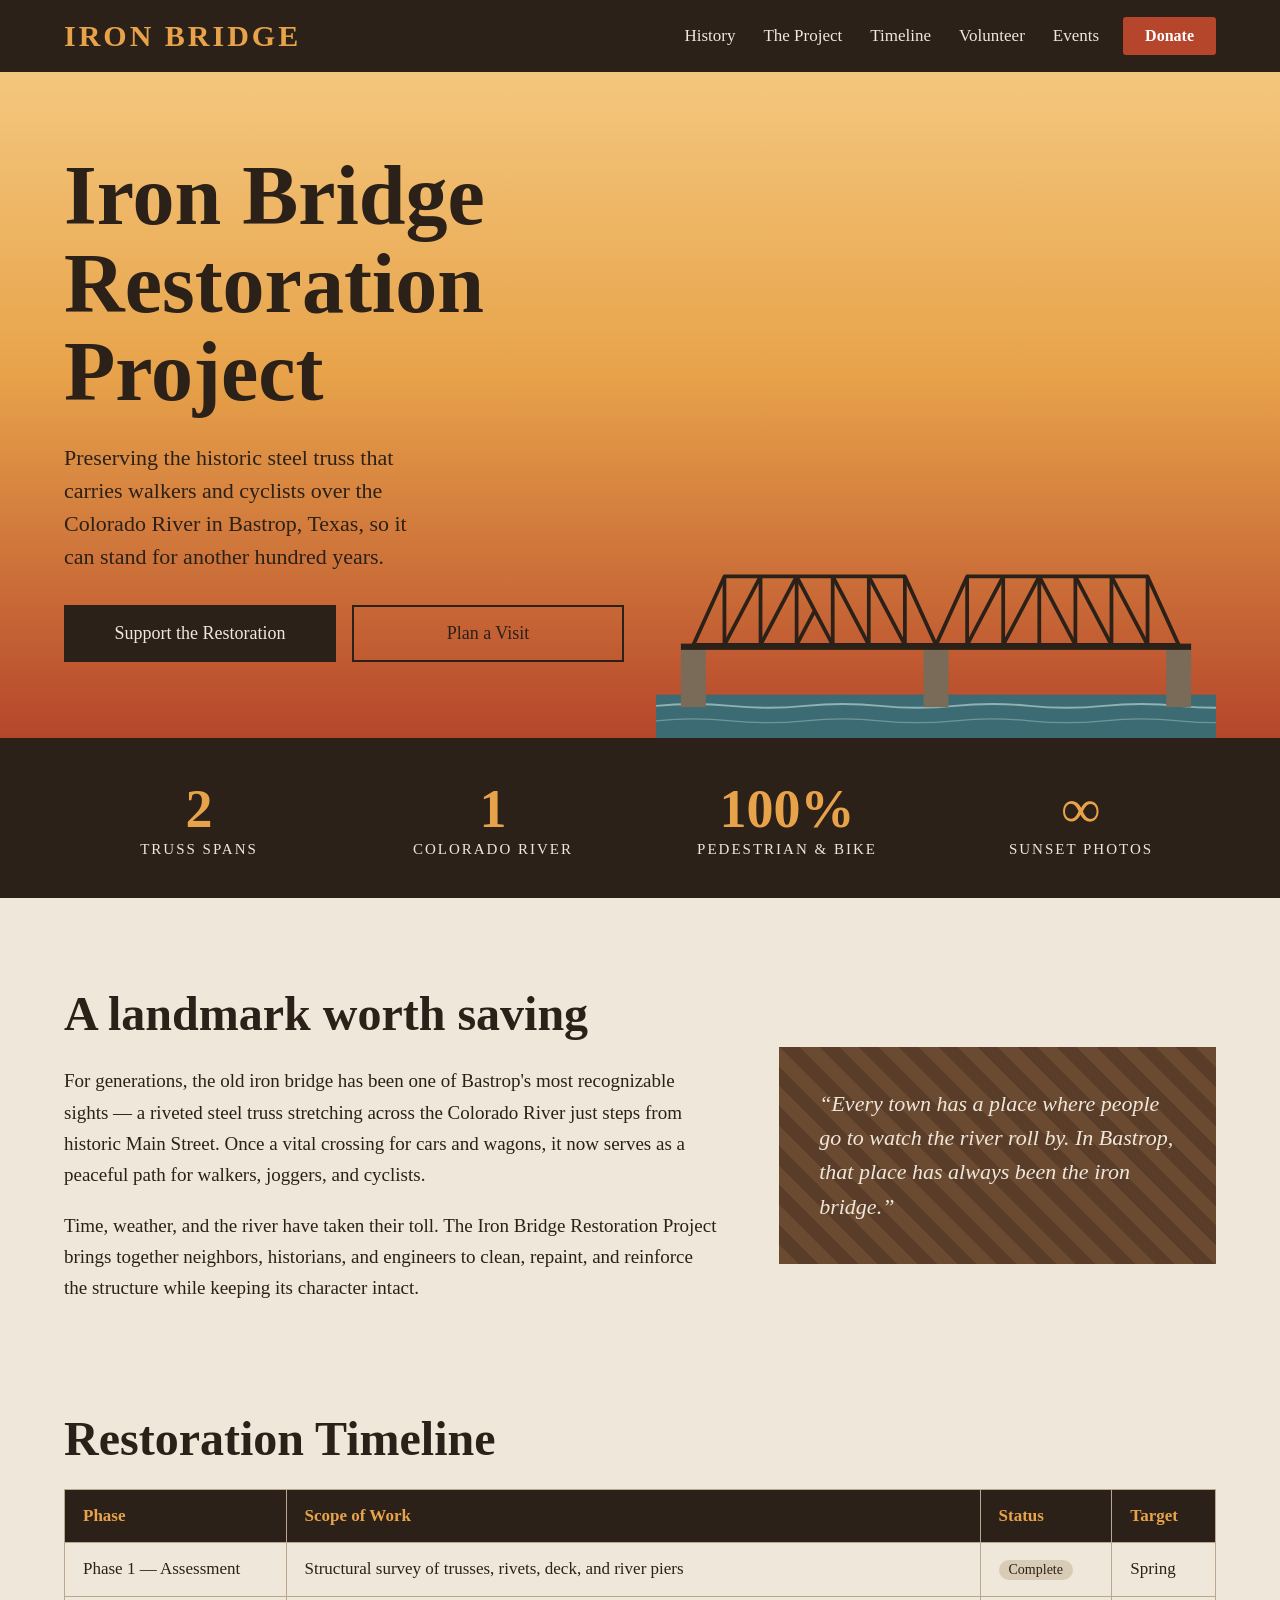
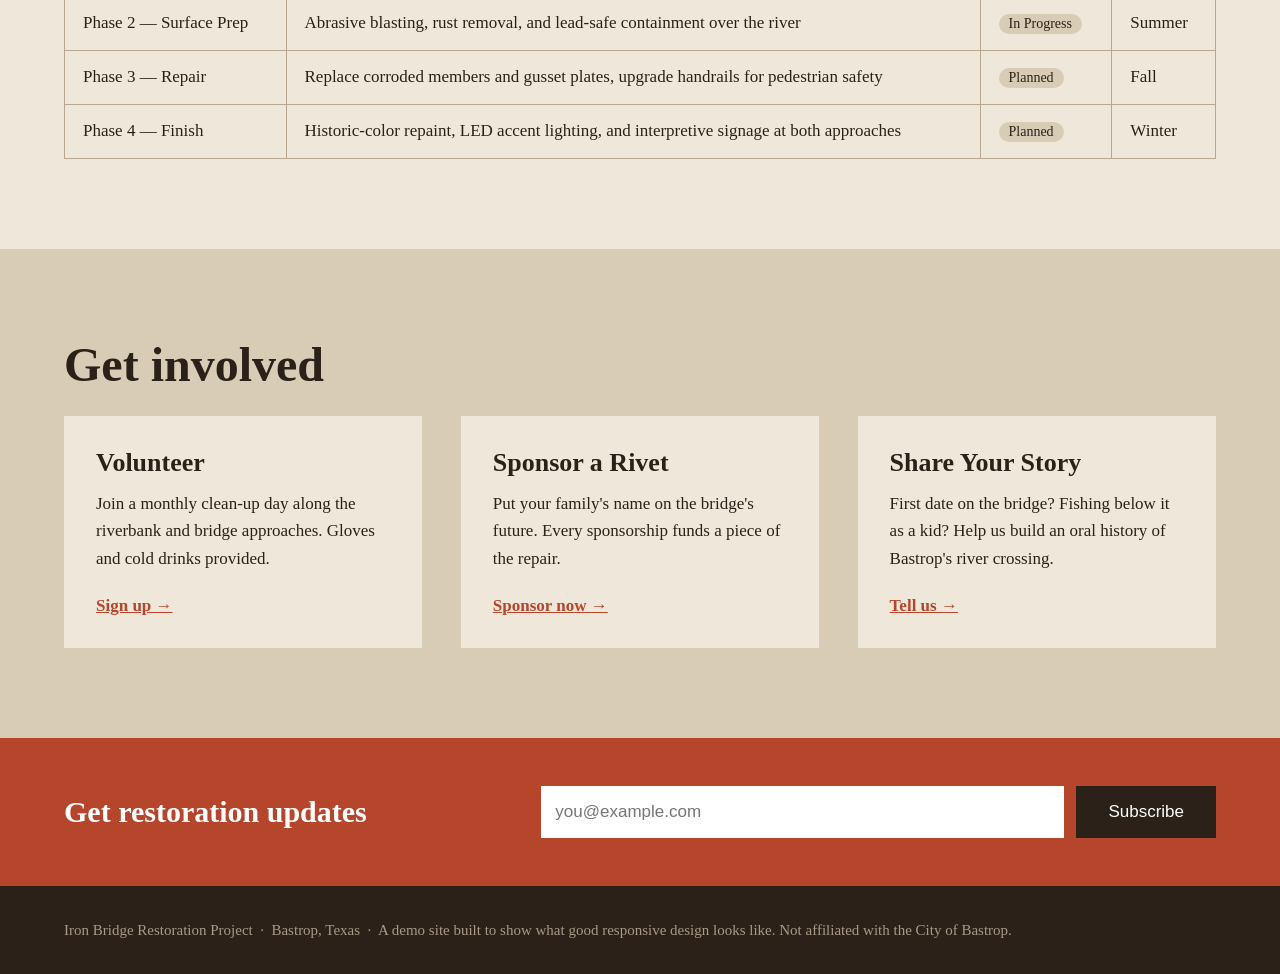
<file: ReelSites/responsiveness/responsive.html>
<!DOCTYPE html>
<html lang="en">
<head>
<meta charset="UTF-8">
<meta name="viewport" content="width=device-width, initial-scale=1.0">
<title>Iron Bridge Restoration Project</title>
<style>
  /* ============================================================
     RESPONSIVE VERSION — same content as index.html, done right:
       - fluid widths with a max-width container
       - flexbox / grid that wraps and stacks
       - clamp() for type that scales with the viewport
       - SVG scales to its container
       - collapsible nav on small screens
       - table reflows into stacked rows on mobile
     ============================================================ */

  *, *::before, *::after { box-sizing: border-box; }

  :root {
    --ink: #2b2118;
    --paper: #efe7da;
    --sand: #d9ccb6;
    --amber: #e8a34a;
    --rust: #b5462b;
    --line: #b9a88f;
    --gutter: clamp(16px, 5vw, 80px);
  }

  body {
    margin: 0;
    font-family: Georgia, "Times New Roman", serif;
    background: var(--paper);
    color: var(--ink);
  }

  .wrap {
    max-width: 1280px;
    margin: 0 auto;
    padding-inline: var(--gutter);
  }

  h2 { font-size: clamp(32px, 5vw, 48px); margin: 0 0 24px; line-height: 1.1; }

  /* ---------- Header / nav ---------- */
  .topbar { background: var(--ink); }
  .topbar .wrap {
    display: flex;
    align-items: center;
    flex-wrap: wrap;
    gap: 12px 24px;
    min-height: 72px;
    padding-block: 12px;
  }
  .logo {
    color: var(--amber);
    font-size: clamp(22px, 3vw, 30px);
    font-weight: bold;
    letter-spacing: 3px;
    margin-right: auto;
  }
  .nav { display: flex; gap: 28px; }
  .nav a { color: var(--paper); text-decoration: none; font-size: 17px; }
  .donate-btn {
    background: var(--rust);
    color: #fff;
    font-weight: bold;
    font-size: 16px;
    padding: 10px 22px;
    border-radius: 3px;
    text-decoration: none;
  }
  #menu-toggle { display: none; }
  .menu-btn {
    display: none;
    color: var(--paper);
    font-size: 28px;
    line-height: 1;
    cursor: pointer;
    padding: 4px 8px;
  }

  @media (max-width: 420px) {
    .logo { letter-spacing: 1px; font-size: 20px; }
    .topbar .wrap { gap: 12px; }
  }

  @media (max-width: 860px) {
    .menu-btn { display: block; order: 2; }
    .donate-btn { order: 1; padding: 8px 16px; }
    .nav {
      order: 3;
      flex-basis: 100%;
      flex-direction: column;
      gap: 0;
      display: none;
    }
    .nav a { padding: 14px 0; border-top: 1px solid #4a3b2d; }
    #menu-toggle:checked ~ .nav { display: flex; }
  }

  /* ---------- Hero ---------- */
  .hero {
    background: linear-gradient(#f3c77e 0%, #e8a34a 45%, #b5462b 100%);
    overflow: hidden;
  }
  .hero .wrap {
    display: grid;
    grid-template-columns: minmax(0, 1fr) minmax(0, 1fr);
    align-items: end;
    gap: 32px;
    padding-top: clamp(40px, 7vw, 80px);
  }
  .hero-copy { padding-bottom: clamp(40px, 6vw, 80px); }
  .hero h1 {
    margin: 0 0 24px;
    font-size: clamp(40px, 7vw, 84px);
    line-height: 1.05;
  }
  .hero p {
    font-size: clamp(18px, 2vw, 22px);
    line-height: 1.5;
    max-width: 34ch;
    margin: 0 0 32px;
  }
  .ctas { display: flex; flex-wrap: wrap; gap: 16px; }
  .ctas a {
    flex: 1 1 220px;
    text-align: center;
    padding: 16px 20px;
    font-size: 18px;
    text-decoration: none;
    border: 2px solid var(--ink);
  }
  .ctas .primary { background: var(--ink); color: var(--paper); }
  .ctas .secondary { color: var(--ink); }
  .hero svg { width: 100%; height: auto; display: block; }

  @media (max-width: 860px) {
    .hero .wrap { grid-template-columns: 1fr; gap: 0; }
    .hero-copy { padding-bottom: 32px; }
  }

  /* ---------- Stats strip ---------- */
  .stats { background: var(--ink); color: var(--paper); }
  .stats .wrap {
    display: grid;
    grid-template-columns: repeat(auto-fit, minmax(140px, 1fr));
    gap: 24px;
    padding-block: 40px;
    text-align: center;
  }
  .stat b { display: block; font-size: clamp(40px, 5vw, 54px); color: var(--amber); }
  .stat span { font-size: 15px; letter-spacing: 2px; text-transform: uppercase; }

  /* ---------- About ---------- */
  .about .wrap {
    display: grid;
    grid-template-columns: 3fr 2fr;
    gap: clamp(32px, 5vw, 60px);
    padding-block: clamp(56px, 8vw, 90px);
    align-items: center;
  }
  .about p { font-size: clamp(17px, 1.6vw, 19px); line-height: 1.65; }
  .quote {
    background: repeating-linear-gradient(45deg, #6b4a32 0 14px, #5a3d29 14px 28px);
    color: var(--paper);
    padding: clamp(28px, 4vw, 40px);
    font-size: clamp(19px, 2vw, 22px);
    line-height: 1.55;
    font-style: italic;
  }
  @media (max-width: 860px) {
    .about .wrap { grid-template-columns: 1fr; }
  }

  /* ---------- Phases table ---------- */
  .phases .wrap { padding-bottom: clamp(56px, 8vw, 90px); }
  table { width: 100%; border-collapse: collapse; font-size: 17px; }
  th, td { border: 1px solid var(--line); padding: 16px 18px; text-align: left; vertical-align: top; }
  th { background: var(--ink); color: var(--amber); }
  .status {
    display: inline-block;
    font-size: 14px;
    padding: 2px 10px;
    border-radius: 999px;
    background: var(--sand);
    white-space: nowrap;
  }

  /* Table becomes stacked cards on small screens */
  @media (max-width: 700px) {
    table, tbody, tr, td { display: block; width: 100%; }
    thead { display: none; }
    tr { border: 1px solid var(--line); margin-bottom: 16px; background: #f6f0e6; }
    td { border: 0; border-top: 1px solid #e2d6c3; padding: 12px 16px; }
    td:first-child { border-top: 0; font-weight: bold; background: var(--ink); color: var(--amber); }
    td[data-label]:not(:first-child)::before {
      content: attr(data-label);
      display: block;
      font-size: 12px;
      letter-spacing: 1.5px;
      text-transform: uppercase;
      color: #7a6a58;
      margin-bottom: 4px;
    }
  }

  /* ---------- Get involved ---------- */
  .involve { background: var(--sand); }
  .involve .wrap { padding-block: clamp(56px, 8vw, 90px); }
  .cards {
    display: grid;
    grid-template-columns: repeat(auto-fit, minmax(260px, 1fr));
    gap: clamp(20px, 3vw, 50px);
  }
  .card {
    background: var(--paper);
    padding: 32px;
    display: flex;
    flex-direction: column;
  }
  .card h3 { font-size: 26px; margin: 0 0 12px; }
  .card p { font-size: 17px; line-height: 1.6; margin: 0 0 24px; flex: 1; }
  .card a { color: var(--rust); font-weight: bold; font-size: 17px; }

  /* ---------- Newsletter ---------- */
  .newsletter { background: var(--rust); color: #fff; }
  .newsletter .wrap {
    display: flex;
    flex-wrap: wrap;
    align-items: center;
    gap: 20px 40px;
    padding-block: 48px;
  }
  .newsletter h3 { margin: 0; font-size: clamp(24px, 3vw, 30px); flex: 1 1 300px; }
  .newsletter form { display: flex; flex-wrap: wrap; gap: 12px; flex: 2 1 400px; }
  .newsletter input {
    flex: 1 1 220px;
    min-width: 0;
    height: 52px;
    font-size: 17px;
    padding: 0 14px;
    border: 0;
  }
  .newsletter button {
    flex: 0 0 auto;
    height: 52px;
    padding: 0 32px;
    font-size: 17px;
    background: var(--ink);
    color: #fff;
    border: 0;
    cursor: pointer;
  }
  @media (max-width: 480px) {
    .newsletter button { flex: 1 1 100%; }
  }

  /* ---------- Footer ---------- */
  footer { background: var(--ink); color: #a89a86; font-size: 15px; line-height: 1.6; }
  footer .wrap { padding-block: 32px; }
</style>
</head>
<body>

  <header class="topbar">
    <div class="wrap">
      <div class="logo">IRON BRIDGE</div>
      <input type="checkbox" id="menu-toggle">
      <label for="menu-toggle" class="menu-btn" aria-label="Menu">&#9776;</label>
      <nav class="nav">
        <a href="#">History</a>
        <a href="#">The Project</a>
        <a href="#">Timeline</a>
        <a href="#">Volunteer</a>
        <a href="#">Events</a>
      </nav>
      <a class="donate-btn" href="#">Donate</a>
    </div>
  </header>

  <section class="hero">
    <div class="wrap">
      <div class="hero-copy">
        <h1>Iron Bridge Restoration Project</h1>
        <p>Preserving the historic steel truss that carries walkers and cyclists over the Colorado River in Bastrop, Texas, so it can stand for another hundred years.</p>
        <div class="ctas">
          <a class="primary" href="#">Support the Restoration</a>
          <a class="secondary" href="#">Plan a Visit</a>
        </div>
      </div>

      <!-- Same illustration, now scales with its column -->
      <svg viewBox="0 0 900 370" xmlns="http://www.w3.org/2000/svg" aria-hidden="true">
        <rect x="0" y="300" width="900" height="70" fill="#3d6b73"/>
        <path d="M0 318 Q 60 312 120 318 T 240 318 T 360 318 T 480 318 T 600 318 T 720 318 T 840 318 T 960 318" stroke="#8fb3b5" stroke-width="3" fill="none"/>
        <path d="M0 342 Q 60 336 120 342 T 240 342 T 360 342 T 480 342 T 600 342 T 720 342 T 840 342 T 960 342" stroke="#8fb3b5" stroke-width="2" fill="none" opacity=".6"/>
        <rect x="40" y="220" width="40" height="100" fill="#7a6a58"/>
        <rect x="430" y="220" width="40" height="100" fill="#7a6a58"/>
        <rect x="820" y="220" width="40" height="100" fill="#7a6a58"/>
        <g stroke="#2b2118" stroke-width="6" fill="none" stroke-linejoin="round">
          <path d="M60 220 L450 220"/>
          <path d="M60 220 L110 110 L400 110 L450 220"/>
          <path d="M110 110 L110 220 M168 110 L168 220 M226 110 L226 220 M284 110 L284 220 M342 110 L342 220 M400 110 L400 220"/>
          <path d="M110 220 L168 110 M168 220 L226 110 M226 220 L255 165 M284 220 L226 110 M342 220 L284 110 M400 220 L342 110"/>
          <path d="M450 220 L840 220"/>
          <path d="M450 220 L500 110 L790 110 L840 220"/>
          <path d="M500 110 L500 220 M558 110 L558 220 M616 110 L616 220 M674 110 L674 220 M732 110 L732 220 M790 110 L790 220"/>
          <path d="M500 220 L558 110 M558 220 L616 110 M674 220 L616 110 M732 220 L674 110 M790 220 L732 110"/>
        </g>
        <rect x="40" y="218" width="820" height="10" fill="#2b2118"/>
      </svg>
    </div>
  </section>

  <section class="stats">
    <div class="wrap">
      <div class="stat"><b>2</b><span>Truss Spans</span></div>
      <div class="stat"><b>1</b><span>Colorado River</span></div>
      <div class="stat"><b>100%</b><span>Pedestrian &amp; Bike</span></div>
      <div class="stat"><b>&infin;</b><span>Sunset Photos</span></div>
    </div>
  </section>

  <section class="about">
    <div class="wrap">
      <div>
        <h2>A landmark worth saving</h2>
        <p>For generations, the old iron bridge has been one of Bastrop's most recognizable sights &mdash; a riveted steel truss stretching across the Colorado River just steps from historic Main Street. Once a vital crossing for cars and wagons, it now serves as a peaceful path for walkers, joggers, and cyclists.</p>
        <p>Time, weather, and the river have taken their toll. The Iron Bridge Restoration Project brings together neighbors, historians, and engineers to clean, repaint, and reinforce the structure while keeping its character intact.</p>
      </div>
      <blockquote class="quote" style="margin:0">
        &ldquo;Every town has a place where people go to watch the river roll by. In Bastrop, that place has always been the iron bridge.&rdquo;
      </blockquote>
    </div>
  </section>

  <section class="phases">
    <div class="wrap">
      <h2>Restoration Timeline</h2>
      <table>
        <thead>
          <tr><th>Phase</th><th>Scope of Work</th><th>Status</th><th>Target</th></tr>
        </thead>
        <tbody>
          <tr><td>Phase 1 &mdash; Assessment</td><td data-label="Scope">Structural survey of trusses, rivets, deck, and river piers</td><td data-label="Status"><span class="status">Complete</span></td><td data-label="Target">Spring</td></tr>
          <tr><td>Phase 2 &mdash; Surface Prep</td><td data-label="Scope">Abrasive blasting, rust removal, and lead-safe containment over the river</td><td data-label="Status"><span class="status">In Progress</span></td><td data-label="Target">Summer</td></tr>
          <tr><td>Phase 3 &mdash; Repair</td><td data-label="Scope">Replace corroded members and gusset plates, upgrade handrails for pedestrian safety</td><td data-label="Status"><span class="status">Planned</span></td><td data-label="Target">Fall</td></tr>
          <tr><td>Phase 4 &mdash; Finish</td><td data-label="Scope">Historic-color repaint, LED accent lighting, and interpretive signage at both approaches</td><td data-label="Status"><span class="status">Planned</span></td><td data-label="Target">Winter</td></tr>
        </tbody>
      </table>
    </div>
  </section>

  <section class="involve">
    <div class="wrap">
      <h2>Get involved</h2>
      <div class="cards">
        <div class="card">
          <h3>Volunteer</h3>
          <p>Join a monthly clean-up day along the riverbank and bridge approaches. Gloves and cold drinks provided.</p>
          <a href="#">Sign up &rarr;</a>
        </div>
        <div class="card">
          <h3>Sponsor a Rivet</h3>
          <p>Put your family's name on the bridge's future. Every sponsorship funds a piece of the repair.</p>
          <a href="#">Sponsor now &rarr;</a>
        </div>
        <div class="card">
          <h3>Share Your Story</h3>
          <p>First date on the bridge? Fishing below it as a kid? Help us build an oral history of Bastrop's river crossing.</p>
          <a href="#">Tell us &rarr;</a>
        </div>
      </div>
    </div>
  </section>

  <section class="newsletter">
    <div class="wrap">
      <h3>Get restoration updates</h3>
      <form onsubmit="return false">
        <input type="email" placeholder="you@example.com" aria-label="Email address">
        <button>Subscribe</button>
      </form>
    </div>
  </section>

  <footer>
    <div class="wrap">
      Iron Bridge Restoration Project &nbsp;&middot;&nbsp; Bastrop, Texas &nbsp;&middot;&nbsp; A demo site built to show what good responsive design looks like. Not affiliated with the City of Bastrop.
    </div>
  </footer>

</body>
</html>
</file>
<file: bob-plumbing/broken/styles.css>
:root {
  color-scheme: light;
  --ink: #17324d;
  --muted: #5d6f82;
  --line: #d9e3eb;
  --blue: #1e6fb7;
  --light-blue: #e8f4ff;
  --white: #ffffff;
  --bg: #f7fafc;
}

* {
  box-sizing: border-box;
}

body {
  margin: 0;
  font-family: Arial, Helvetica, sans-serif;
  color: var(--ink);
  background: var(--bg);
  line-height: 1.6;
}

a {
  color: inherit;
}

.site-header {
  display: flex;
  align-items: center;
  justify-content: space-between;
  gap: 24px;
  padding: 18px clamp(20px, 5vw, 72px);
  background: var(--white);
  border-bottom: 1px solid var(--line);
}

.brand {
  font-size: 1.3rem;
  font-weight: 800;
  text-decoration: none;
}

nav {
  display: flex;
  flex-wrap: wrap;
  gap: 18px;
  color: var(--muted);
  font-weight: 700;
}

nav a {
  text-decoration: none;
}

.hero {
  min-height: 58vh;
  display: grid;
  align-items: center;
  padding: clamp(56px, 10vw, 112px) clamp(20px, 5vw, 72px);
  background:
    linear-gradient(90deg, rgba(23, 50, 77, 0.88), rgba(30, 111, 183, 0.52)),
    url("https://images.unsplash.com/photo-1585704032915-c3400ca199e7?auto=format&fit=crop&w=1800&q=80") center/cover;
  color: var(--white);
}

.hero-content {
  max-width: 760px;
}

.eyebrow {
  margin: 0 0 10px;
  color: var(--blue);
  font-size: 0.78rem;
  font-weight: 800;
  letter-spacing: 0.08em;
  text-transform: uppercase;
}

.hero .eyebrow {
  color: #bfe3ff;
}

h1,
h2,
h3,
p {
  margin-top: 0;
}

h1 {
  max-width: 720px;
  margin-bottom: 20px;
  font-size: clamp(2.5rem, 7vw, 5.8rem);
  line-height: 0.95;
}

h2 {
  margin-bottom: 16px;
  font-size: clamp(1.9rem, 4vw, 3rem);
  line-height: 1.05;
}

h3 {
  margin-bottom: 8px;
  font-size: 1.2rem;
}

.lead {
  max-width: 720px;
  margin-bottom: 0;
  color: rgba(255, 255, 255, 0.9);
  font-size: 1.15rem;
}

.section {
  padding: clamp(48px, 8vw, 88px) clamp(20px, 5vw, 72px);
}

.section-heading {
  max-width: 680px;
  margin-bottom: 28px;
}

.service-grid {
  display: grid;
  grid-template-columns: repeat(3, minmax(0, 1fr));
  gap: 18px;
}

.service-card {
  min-height: 220px;
  padding: 26px;
  background: var(--white);
  border: 1px solid var(--line);
  border-radius: 8px;
  box-shadow: 0 14px 34px rgba(23, 50, 77, 0.08);
}

.service-card p {
  color: var(--muted);
}

.about {
  background: var(--white);
}

.wall-of-text {
  max-width: 1100px;
  margin-bottom: 0;
  color: #31485e;
  font-size: 1.03rem;
}

.service-area {
  display: flex;
  justify-content: space-between;
  gap: 32px;
  background: var(--light-blue);
}

.service-area > * {
  max-width: 620px;
}

.site-footer {
  padding: 24px clamp(20px, 5vw, 72px);
  color: var(--muted);
  background: var(--white);
  border-top: 1px solid var(--line);
}

.site-footer p {
  margin: 0;
}

@media (max-width: 760px) {
  .site-header,
  .service-area {
    align-items: flex-start;
    flex-direction: column;
  }

  .service-grid {
    grid-template-columns: 1fr;
  }

  .hero {
    min-height: 64vh;
  }
}
</file>
<file: bob-plumbing/fixed/styles.css>
:root {
  color-scheme: light;
  --ink: #17324d;
  --muted: #5d6f82;
  --line: #d9e3eb;
  --blue: #1e6fb7;
  --light-blue: #e8f4ff;
  --white: #ffffff;
  --bg: #f7fafc;
}

* {
  box-sizing: border-box;
}

body {
  margin: 0;
  font-family: Arial, Helvetica, sans-serif;
  color: var(--ink);
  background: var(--bg);
  line-height: 1.6;
}

a {
  color: inherit;
}

.site-header {
  display: flex;
  align-items: center;
  justify-content: space-between;
  gap: 24px;
  padding: 18px clamp(20px, 5vw, 72px);
  background: var(--white);
  border-bottom: 1px solid var(--line);
}

.brand {
  font-size: 1.3rem;
  font-weight: 800;
  text-decoration: none;
}

nav {
  display: flex;
  flex-wrap: wrap;
  gap: 18px;
  color: var(--muted);
  font-weight: 700;
}

nav a {
  text-decoration: none;
}

.header-phone {
  display: inline-flex;
  align-items: center;
  justify-content: center;
  min-height: 42px;
  padding: 0 16px;
  color: var(--white);
  background: var(--blue);
  border-radius: 8px;
  font-weight: 800;
  text-decoration: none;
  white-space: nowrap;
}

.hero {
  min-height: 58vh;
  display: grid;
  align-items: center;
  padding: clamp(56px, 10vw, 112px) clamp(20px, 5vw, 72px);
  background:
    linear-gradient(90deg, rgba(23, 50, 77, 0.88), rgba(30, 111, 183, 0.52)),
    url("https://images.unsplash.com/photo-1585704032915-c3400ca199e7?auto=format&fit=crop&w=1800&q=80") center/cover;
  color: var(--white);
}

.hero-content {
  max-width: 760px;
}

.eyebrow {
  margin: 0 0 10px;
  color: var(--blue);
  font-size: 0.78rem;
  font-weight: 800;
  letter-spacing: 0.08em;
  text-transform: uppercase;
}

.hero .eyebrow {
  color: #bfe3ff;
}

h1,
h2,
h3,
p {
  margin-top: 0;
}

h1 {
  max-width: 720px;
  margin-bottom: 20px;
  font-size: clamp(2.5rem, 7vw, 5.8rem);
  line-height: 0.95;
}

h2 {
  margin-bottom: 16px;
  font-size: clamp(1.9rem, 4vw, 3rem);
  line-height: 1.05;
}

h3 {
  margin-bottom: 8px;
  font-size: 1.2rem;
}

.lead {
  max-width: 720px;
  margin-bottom: 28px;
  color: rgba(255, 255, 255, 0.9);
  font-size: 1.15rem;
}

.hero-actions {
  display: flex;
  flex-wrap: wrap;
  gap: 12px;
}

.button {
  display: inline-flex;
  align-items: center;
  justify-content: center;
  min-height: 48px;
  padding: 0 22px;
  border-radius: 8px;
  font-weight: 800;
  text-decoration: none;
}

.button.primary {
  color: var(--white);
  background: var(--blue);
}

.button.secondary {
  color: var(--ink);
  background: var(--white);
}

.section {
  padding: clamp(48px, 8vw, 88px) clamp(20px, 5vw, 72px);
}

.section-heading {
  max-width: 680px;
  margin-bottom: 28px;
}

.service-grid {
  display: grid;
  grid-template-columns: repeat(3, minmax(0, 1fr));
  gap: 18px;
}

.service-card {
  min-height: 220px;
  padding: 26px;
  background: var(--white);
  border: 1px solid var(--line);
  border-radius: 8px;
  box-shadow: 0 14px 34px rgba(23, 50, 77, 0.08);
}

.service-card p {
  color: var(--muted);
}

.about {
  background: var(--white);
}

.about-grid {
  display: grid;
  grid-template-columns: minmax(0, 1fr) minmax(280px, 0.8fr);
  gap: 32px;
  max-width: 1100px;
}

.about-grid p {
  margin-bottom: 0;
  color: #31485e;
  font-size: 1.15rem;
}

.proof-list {
  display: grid;
  gap: 12px;
  margin: 0;
  padding: 0;
  list-style: none;
}

.proof-list li {
  padding: 14px 16px;
  background: var(--light-blue);
  border-left: 4px solid var(--blue);
  border-radius: 8px;
  font-weight: 700;
}

.service-area {
  display: flex;
  justify-content: space-between;
  gap: 32px;
  background: var(--light-blue);
}

.service-area > * {
  max-width: 620px;
}

.contact-panel {
  display: grid;
  justify-items: start;
  gap: 16px;
}

.contact-panel p {
  margin: 0;
}

.site-footer {
  padding: 24px clamp(20px, 5vw, 72px);
  color: var(--muted);
  background: var(--white);
  border-top: 1px solid var(--line);
}

.site-footer p {
  margin: 0;
}

.site-footer a {
  font-weight: 800;
}

@media (max-width: 760px) {
  .site-header,
  .service-area {
    align-items: flex-start;
    flex-direction: column;
  }

  .service-grid {
    grid-template-columns: 1fr;
  }

  .about-grid {
    grid-template-columns: 1fr;
  }

  .hero {
    min-height: 64vh;
  }
}
</file>
